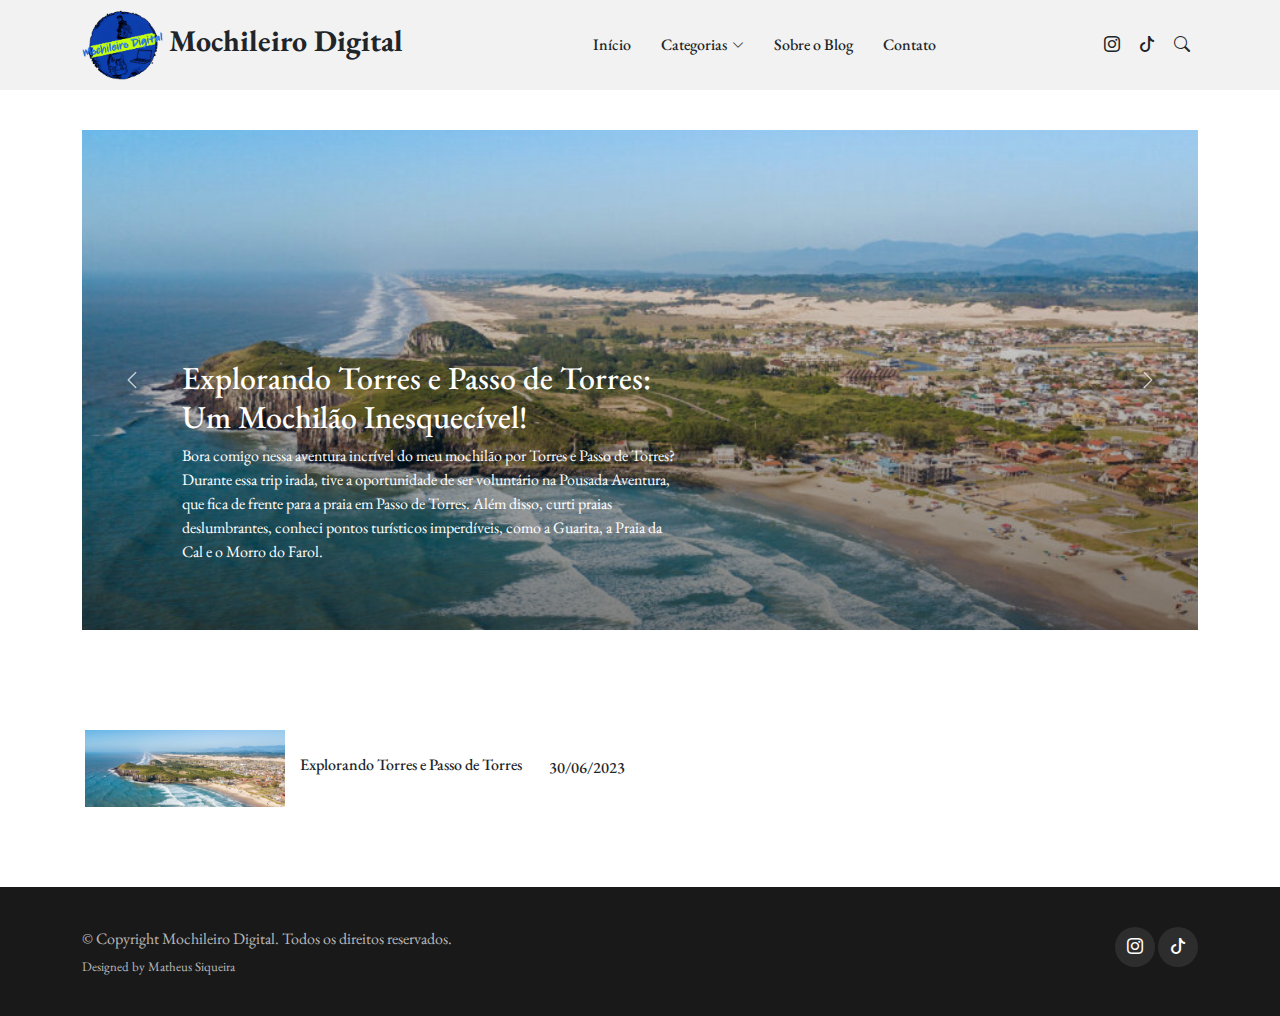
<file: index.html>
<!DOCTYPE html>
<html lang="en">

<head>
  <meta charset="utf-8">
  <meta content="width=device-width, initial-scale=1.0" name="viewport">

  <title>Mochileiro Digital</title>
  <meta content="" name="description">
  <meta content="" name="keywords">

  <!-- Favicons -->
  <link href="assets/img/logo.png" rel="icon">
  <link href="assets/img/logo.png" rel="apple-touch-icon">

  <!-- Google Fonts -->
  <link rel="preconnect" href="https://fonts.googleapis.com">
  <link rel="preconnect" href="https://fonts.gstatic.com" crossorigin>
  <link href="https://fonts.googleapis.com/css2?family=EB+Garamond:wght@400;500&family=Inter:wght@400;500&family=Playfair+Display:ital,wght@0,400;0,700;1,400;1,700&display=swap" rel="stylesheet">

  <!-- Vendor CSS Files -->
  <link href="assets/vendor/bootstrap/css/bootstrap.min.css" rel="stylesheet">
  <link href="assets/vendor/bootstrap-icons/bootstrap-icons.css" rel="stylesheet">
  <link href="assets/vendor/swiper/swiper-bundle.min.css" rel="stylesheet">
  <link href="assets/vendor/glightbox/css/glightbox.min.css" rel="stylesheet">
  <link href="assets/vendor/aos/aos.css" rel="stylesheet">

  <!-- Template Main CSS Files -->
  <link href="assets/css/variables.css" rel="stylesheet">
  <link href="assets/css/main.css" rel="stylesheet">

</head>

<body>

  <!-- ======= Header ======= -->
  <header id="header" class="header d-flex align-items-center fixed-top">
    <div class="container-fluid container-xl d-flex align-items-center justify-content-between">

      <a href="index.html" class="logo d-flex align-items-center">
        <!-- Uncomment the line below if you also wish to use an image logo -->
        <img src="assets/img/logo.png" alt="">
        <h1>Mochileiro Digital</h1>
      </a>

      <nav id="navbar" class="navbar">
        <ul>
          <li><a href="index.html">Início</a></li>
          <li class="dropdown"><a href="#"><span>Categorias</span> <i class="bi bi-chevron-down dropdown-indicator"></i></a>
            <ul>
              <li><a href="#">Viagem</a></li>
              <li><a href="#">Tecnologia</a></li>
            </ul>
          </li>
          <li><a href="sobre.html">Sobre o Blog</a></li>
          <li><a href="contato.html">Contato</a></li>
        </ul>
      </nav><!-- .navbar -->

      <div class="position-relative">
        <a href="#" class="mx-2"><span class="bi-instagram"></span></a>
        <a href="#" class="mx-2"><span class="bi-tiktok"></span></a>

        <a href="#" class="mx-2 js-search-open"><span class="bi-search"></span></a>
        <i class="bi bi-list mobile-nav-toggle"></i>

        <!-- ======= Search Form ======= -->
        <div class="search-form-wrap js-search-form-wrap">
          <form action="search-result.html" class="search-form">
            <span class="icon bi-search"></span>
            <input type="text" placeholder="Search" class="form-control">
            <button class="btn js-search-close"><span class="bi-x"></span></button>
          </form>
        </div><!-- End Search Form -->

      </div>

    </div>

  </header>
  <!-- End Header -->

  <main id="main">

    <!-- ======= Hero Slider Section ======= -->
    <section id="hero-slider" class="hero-slider">
      <div class="container-md" data-aos="fade-in">
        <div class="row">
          <div class="col-12">
            <div class="swiper sliderFeaturedPosts">
              <div class="swiper-wrapper">
                <div class="swiper-slide">
                  <a href="post.html" class="img-bg d-flex align-items-end" style="background-image: url('assets/img/guarita.jpg');">
                    <div class="img-bg-inner">
                      <h2>Explorando Torres e Passo de Torres: Um Mochilão Inesquecível!</h2>
                      <p>Bora comigo nessa aventura incrível do meu mochilão por Torres e Passo de Torres? Durante essa trip irada, tive a oportunidade de ser voluntário na Pousada Aventura, que fica de frente para a praia em Passo de Torres. Além disso, curti praias deslumbrantes, conheci pontos turísticos imperdíveis, como a Guarita, a Praia da Cal e o Morro do Farol.</p>
                    </div>
                  </a>
                </div>
<!--
                <div class="swiper-slide">
                  <a href="#" class="img-bg d-flex align-items-end" style="background-image: url('assets/img/post-slide-2.jpg');">
                    <div class="img-bg-inner">
                      <h2>Título chamativo</h2>
                      <p>Resumo do post..</p>
                    </div>
                  </a>
                </div>

                <div class="swiper-slide">
                  <a href="#" class="img-bg d-flex align-items-end" style="background-image: url('assets/img/post-slide-3.jpg');">
                    <div class="img-bg-inner">
                      <h2>Título chamativo</h2>
                      <p>Resumo do post..</p>
                    </div>
                  </a>
                </div>

                <div class="swiper-slide">
                  <a href="#" class="img-bg d-flex align-items-end" style="background-image: url('assets/img/post-slide-4.jpg');">
                    <div class="img-bg-inner">
                      <h2>Título chamativo</h2>
                      <p>Resumo do post..</p>
                    </div>
                  </a>
                </div>
                -->
              </div>
              <div class="custom-swiper-button-next">
                <span class="bi-chevron-right"></span>
              </div>
              <div class="custom-swiper-button-prev">
                <span class="bi-chevron-left"></span>
              </div>

              <div class="swiper-pagination"></div>
            </div>
          </div>
        </div>
      </div>
    </section>
    <!-- End Hero Slider Section -->

    <section class="post-section sec-padding">
      <div class="container">
        <div class="row post-tab-content active">

            <div class="post-item" data-aos="fade-up-right">
              <div class="post-item-title">
                <a href="post.html"><img src="assets/img/guarita.jpg" alt="foto do post"></a>
                <a href="post.html"><h3>Explorando Torres e Passo de Torres</h3></a>
              </div>
              <div class="post-item-data">
                30/06/2023
              </div>
            </div>
        <!--
            <div class="post-item" data-aos="fade-up-right">
              <div class="post-item-title">
                <img src="assets/img/guarita.jpg" alt="foto do post">
                <h3>Explorando Torres e Passo de Torres</h3>
              </div>
              <div class="post-item-data">
                30/06/2023
              </div>
            </div>
-->
        </div>
      </div>
    </section>

  </main><!-- End #main -->

  <!-- ======= Footer ======= -->
  <footer id="footer" class="footer">

    

    <div class="footer-legal">
      <div class="container">

        <div class="row justify-content-between">
          <div class="col-md-6 text-center text-md-start mb-3 mb-md-0">
            <div class="copyright">
              © Copyright <strong><span>Mochileiro Digital.</span></strong> Todos os direitos reservados.
            </div>

            <div class="credits">
              Designed by Matheus Siqueira
            </div>

          </div>

          <div class="col-md-6">
            <div class="social-links mb-3 mb-lg-0 text-center text-md-end">
              <a href="#" class="instagram"><i class="bi bi-instagram"></i></a>
              <a href="#" class="linkedin"><i class="bi bi-tiktok"></i></a>
            </div>

          </div>

        </div>

      </div>
    </div>

  </footer>

  <a href="#" class="scroll-top d-flex align-items-center justify-content-center"><i class="bi bi-arrow-up-short"></i></a>

  <!-- Vendor JS Files -->
  <script src="assets/vendor/bootstrap/js/bootstrap.bundle.min.js"></script>
  <script src="assets/vendor/swiper/swiper-bundle.min.js"></script>
  <script src="assets/vendor/glightbox/js/glightbox.min.js"></script>
  <script src="assets/vendor/aos/aos.js"></script>
  <script src="assets/vendor/php-email-form/validate.js"></script>

  <!-- Template Main JS File -->
  <script src="assets/js/main.js"></script>

</body>

</html>
</file>
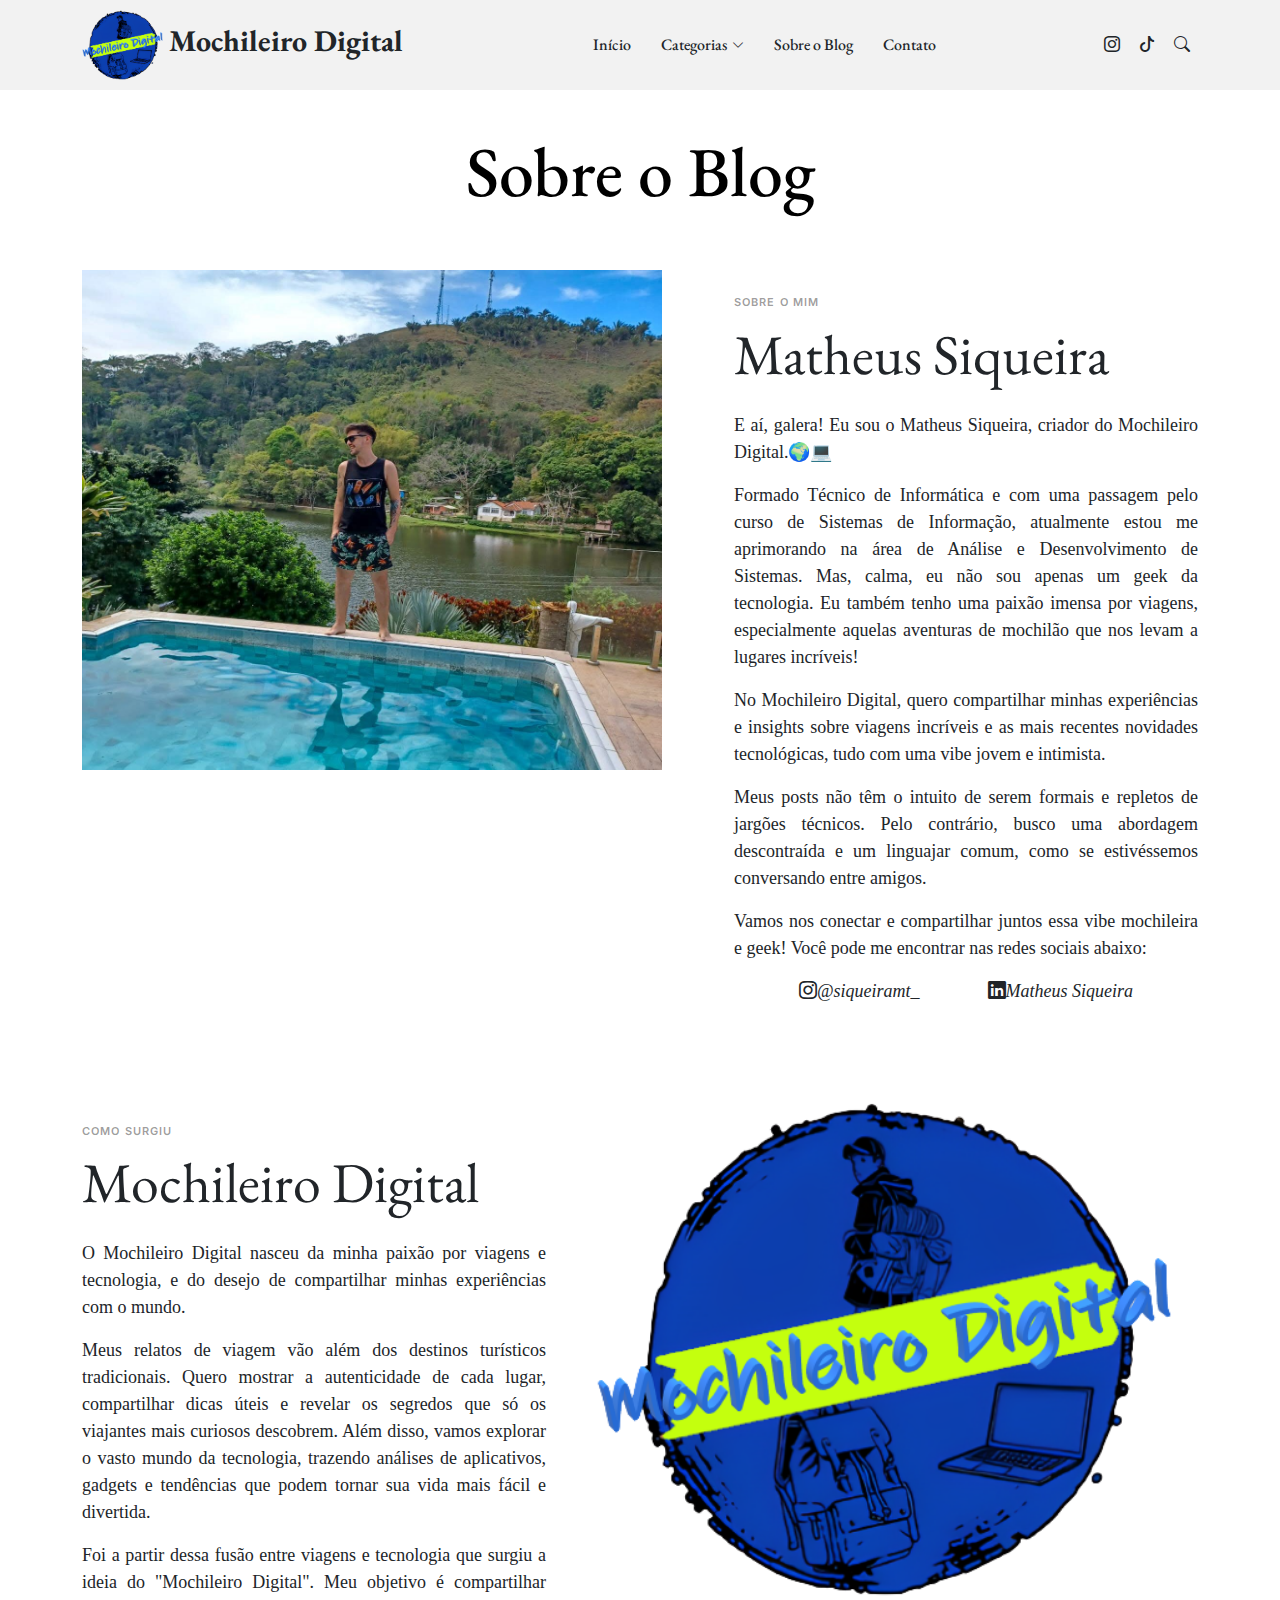
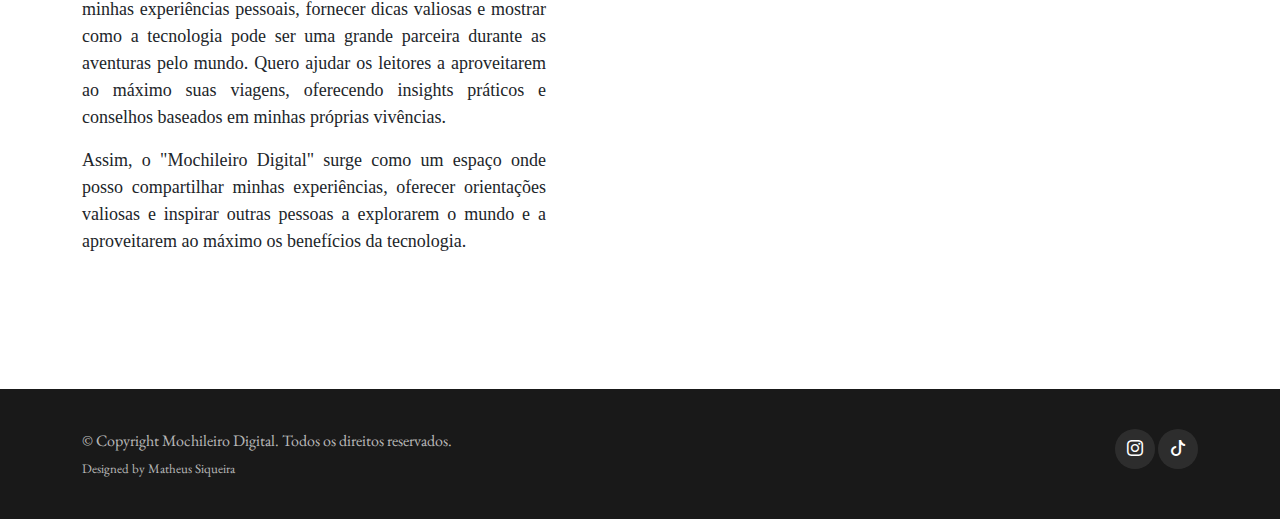
<file: about.html>
<!DOCTYPE html>
<html lang="en">

<head>
  <meta charset="utf-8">
  <meta content="width=device-width, initial-scale=1.0" name="viewport">

  <title>Mochileiro Digital</title>
  <meta content="" name="description">
  <meta content="" name="keywords">

  <!-- Favicons -->
  <link href="assets/img/logo.png" rel="icon">
  <link href="assets/img/logo.png" rel="apple-touch-icon">

  <!-- Google Fonts -->
  <link rel="preconnect" href="https://fonts.googleapis.com">
  <link rel="preconnect" href="https://fonts.gstatic.com" crossorigin>
  <link href="https://fonts.googleapis.com/css2?family=EB+Garamond:wght@400;500&family=Inter:wght@400;500&family=Playfair+Display:ital,wght@0,400;0,700;1,400;1,700&display=swap" rel="stylesheet">

  <!-- Vendor CSS Files -->
  <link href="assets/vendor/bootstrap/css/bootstrap.min.css" rel="stylesheet">
  <link href="assets/vendor/bootstrap-icons/bootstrap-icons.css" rel="stylesheet">
  <link href="assets/vendor/swiper/swiper-bundle.min.css" rel="stylesheet">
  <link href="assets/vendor/glightbox/css/glightbox.min.css" rel="stylesheet">
  <link href="assets/vendor/aos/aos.css" rel="stylesheet">

  <!-- Template Main CSS Files -->
  <link href="assets/css/variables.css" rel="stylesheet">
  <link href="assets/css/main.css" rel="stylesheet">

</head>

<body>

  <!-- ======= Header ======= -->
  <header id="header" class="header d-flex align-items-center fixed-top">
    <div class="container-fluid container-xl d-flex align-items-center justify-content-between">

      <a href="index.html" class="logo d-flex align-items-center">
        <!-- Uncomment the line below if you also wish to use an image logo -->
        <img src="assets/img/logo.png" alt="">
        <h1>Mochileiro Digital</h1>
      </a>

      <nav id="navbar" class="navbar">
        <ul>
          <li><a href="index.html">Início</a></li>
          <li class="dropdown"><a href="#"><span>Categorias</span> <i class="bi bi-chevron-down dropdown-indicator"></i></a>
            <ul>
              <li><a href="#">Viagem</a></li>
              <li><a href="#">Tecnologia</a></li>
            </ul>
          </li>
          <li><a href="about.html">Sobre o Blog</a></li>
          <li><a href="contact.html">Contato</a></li>
        </ul>
      </nav><!-- .navbar -->

      <div class="position-relative">
        <a href="#" class="mx-2"><span class="bi-instagram"></span></a>
        <a href="#" class="mx-2"><span class="bi-tiktok"></span></a>

        <a href="#" class="mx-2 js-search-open"><span class="bi-search"></span></a>
        <i class="bi bi-list mobile-nav-toggle"></i>

        <!-- ======= Search Form ======= -->
        <div class="search-form-wrap js-search-form-wrap">
          <form action="search-result.html" class="search-form">
            <span class="icon bi-search"></span>
            <input type="text" placeholder="Search" class="form-control">
            <button class="btn js-search-close"><span class="bi-x"></span></button>
          </form>
        </div><!-- End Search Form -->

      </div>

    </div>

  </header>
  <!-- End Header -->

  <main id="main">
    <section>
      <div class="container" data-aos="fade-up">
        <div class="row">
          <div class="col-lg-12 text-center mb-5">
            <h1 class="page-title">Sobre o Blog</h1>
          </div>
        </div>

        <div class="row mb-5">

          <div class="d-md-flex post-entry-2 half">
            <div class="me-4 thumbnail">
              <img src="assets/img/foto2.jpg" alt="" class="img-sobre">
            </div>
            <div class="ps-md-5 mt-4 mt-md-0">
              <div class="post-meta mt-4">Sobre o mim</div>
              <h2 class="mb-4 display-4">Matheus Siqueira</h2>

              <p class="texto-post">E aí, galera! Eu sou o Matheus Siqueira, criador do Mochileiro Digital.🌍💻</p>
              <p class="texto-post">Formado Técnico de Informática e com uma passagem pelo curso de Sistemas de Informação, atualmente estou me aprimorando na área de Análise e Desenvolvimento de Sistemas. Mas, calma, eu não sou apenas um geek da tecnologia. Eu também tenho uma paixão imensa por viagens, especialmente aquelas aventuras de mochilão que nos levam a lugares incríveis!</p>
              <p class="texto-post">No Mochileiro Digital, quero compartilhar minhas experiências e insights sobre viagens incríveis e as mais recentes novidades tecnológicas, tudo com uma vibe jovem e intimista.</p>
              <p class="texto-post">Meus posts não têm o intuito de serem formais e repletos de jargões técnicos. Pelo contrário, busco uma abordagem descontraída e um linguajar comum, como se estivéssemos conversando entre amigos. </p>
              <p class="texto-post">Vamos nos conectar e compartilhar juntos essa vibe mochileira e geek! Você pode me encontrar nas redes sociais abaixo:</p>
              <p>
              <i class="bi bi-instagram rede-social"><a href="https://www.instagram.com/siqueiramt_/" class="link">@siqueiramt_</a></i>
              <i class="bi bi-linkedin rede-social"><a href="https://www.linkedin.com/in/matheus-siqueira-755a4020a/" class="link">Matheus Siqueira</a></i>
              </p>
              
              
            </div>
          </div>

          <div class="d-md-flex post-entry-2 half mt-5">
            <div class="me-4 thumbnail order-2">
              <img src="assets/img/logo.png" alt="" class="img-sobre">
            </div>
            <div class="pe-md-5 mt-4 mt-md-0">
              <div class="post-meta mt-4">Como surgiu</div>
              <h2 class="mb-4 display-4">Mochileiro Digital</h2>

              <p class="texto-post">O Mochileiro Digital nasceu da minha paixão por viagens e tecnologia, e do desejo de compartilhar minhas experiências com o mundo.</p>
              <p class="texto-post">Meus relatos de viagem vão além dos destinos turísticos tradicionais. Quero mostrar a autenticidade de cada lugar, compartilhar dicas úteis e revelar os segredos que só os viajantes mais curiosos descobrem. Além disso, vamos explorar o vasto mundo da tecnologia, trazendo análises de aplicativos, gadgets e tendências que podem tornar sua vida mais fácil e divertida.</p>
              <p class="texto-post">Foi a partir dessa fusão entre viagens e tecnologia que surgiu a ideia do "Mochileiro Digital". Meu objetivo é compartilhar minhas experiências pessoais, fornecer dicas valiosas e mostrar como a tecnologia pode ser uma grande parceira durante as aventuras pelo mundo. Quero ajudar os leitores a aproveitarem ao máximo suas viagens, oferecendo insights práticos e conselhos baseados em minhas próprias vivências.</p>
              <p class="texto-post">Assim, o "Mochileiro Digital" surge como um espaço onde posso compartilhar minhas experiências, oferecer orientações valiosas e inspirar outras pessoas a explorarem o mundo e a aproveitarem ao máximo os benefícios da tecnologia.</p>
            </div>
          </div>

        </div>

      </div>
    </section>

  </main><!-- End #main -->

  <!-- ======= Footer ======= -->
  <footer id="footer" class="footer">

    

    <div class="footer-legal">
      <div class="container">

        <div class="row justify-content-between">
          <div class="col-md-6 text-center text-md-start mb-3 mb-md-0">
            <div class="copyright">
              © Copyright <strong><span>Mochileiro Digital.</span></strong> Todos os direitos reservados.
            </div>

            <div class="credits">
              Designed by Matheus Siqueira
            </div>

          </div>

          <div class="col-md-6">
            <div class="social-links mb-3 mb-lg-0 text-center text-md-end">
              <a href="#" class="instagram"><i class="bi bi-instagram"></i></a>
              <a href="#" class="linkedin"><i class="bi bi-tiktok"></i></a>
            </div>

          </div>

        </div>

      </div>
    </div>

  </footer>

  <a href="#" class="scroll-top d-flex align-items-center justify-content-center"><i class="bi bi-arrow-up-short"></i></a>

  <!-- Vendor JS Files -->
  <script src="assets/vendor/bootstrap/js/bootstrap.bundle.min.js"></script>
  <script src="assets/vendor/swiper/swiper-bundle.min.js"></script>
  <script src="assets/vendor/glightbox/js/glightbox.min.js"></script>
  <script src="assets/vendor/aos/aos.js"></script>
  <script src="assets/vendor/php-email-form/validate.js"></script>

  <!-- Template Main JS File -->
  <script src="assets/js/main.js"></script>

</body>

</html>
</file>
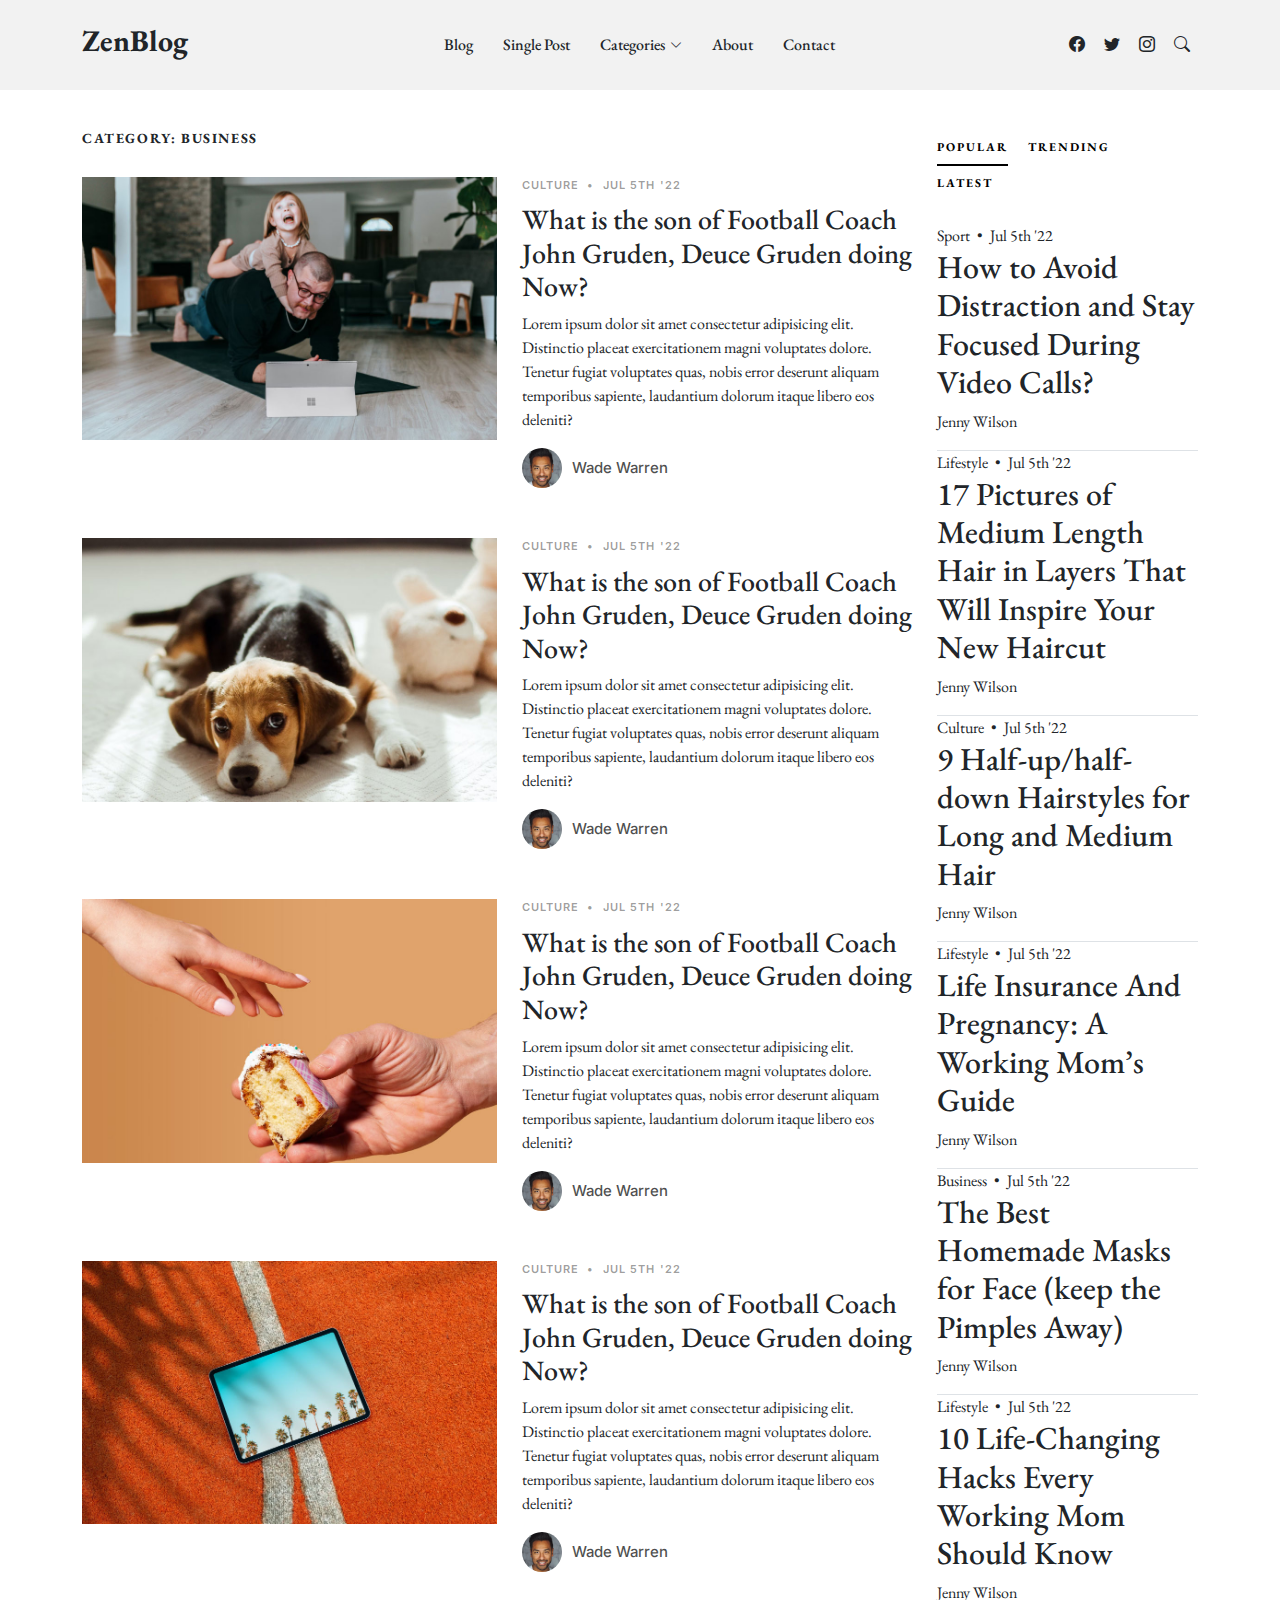
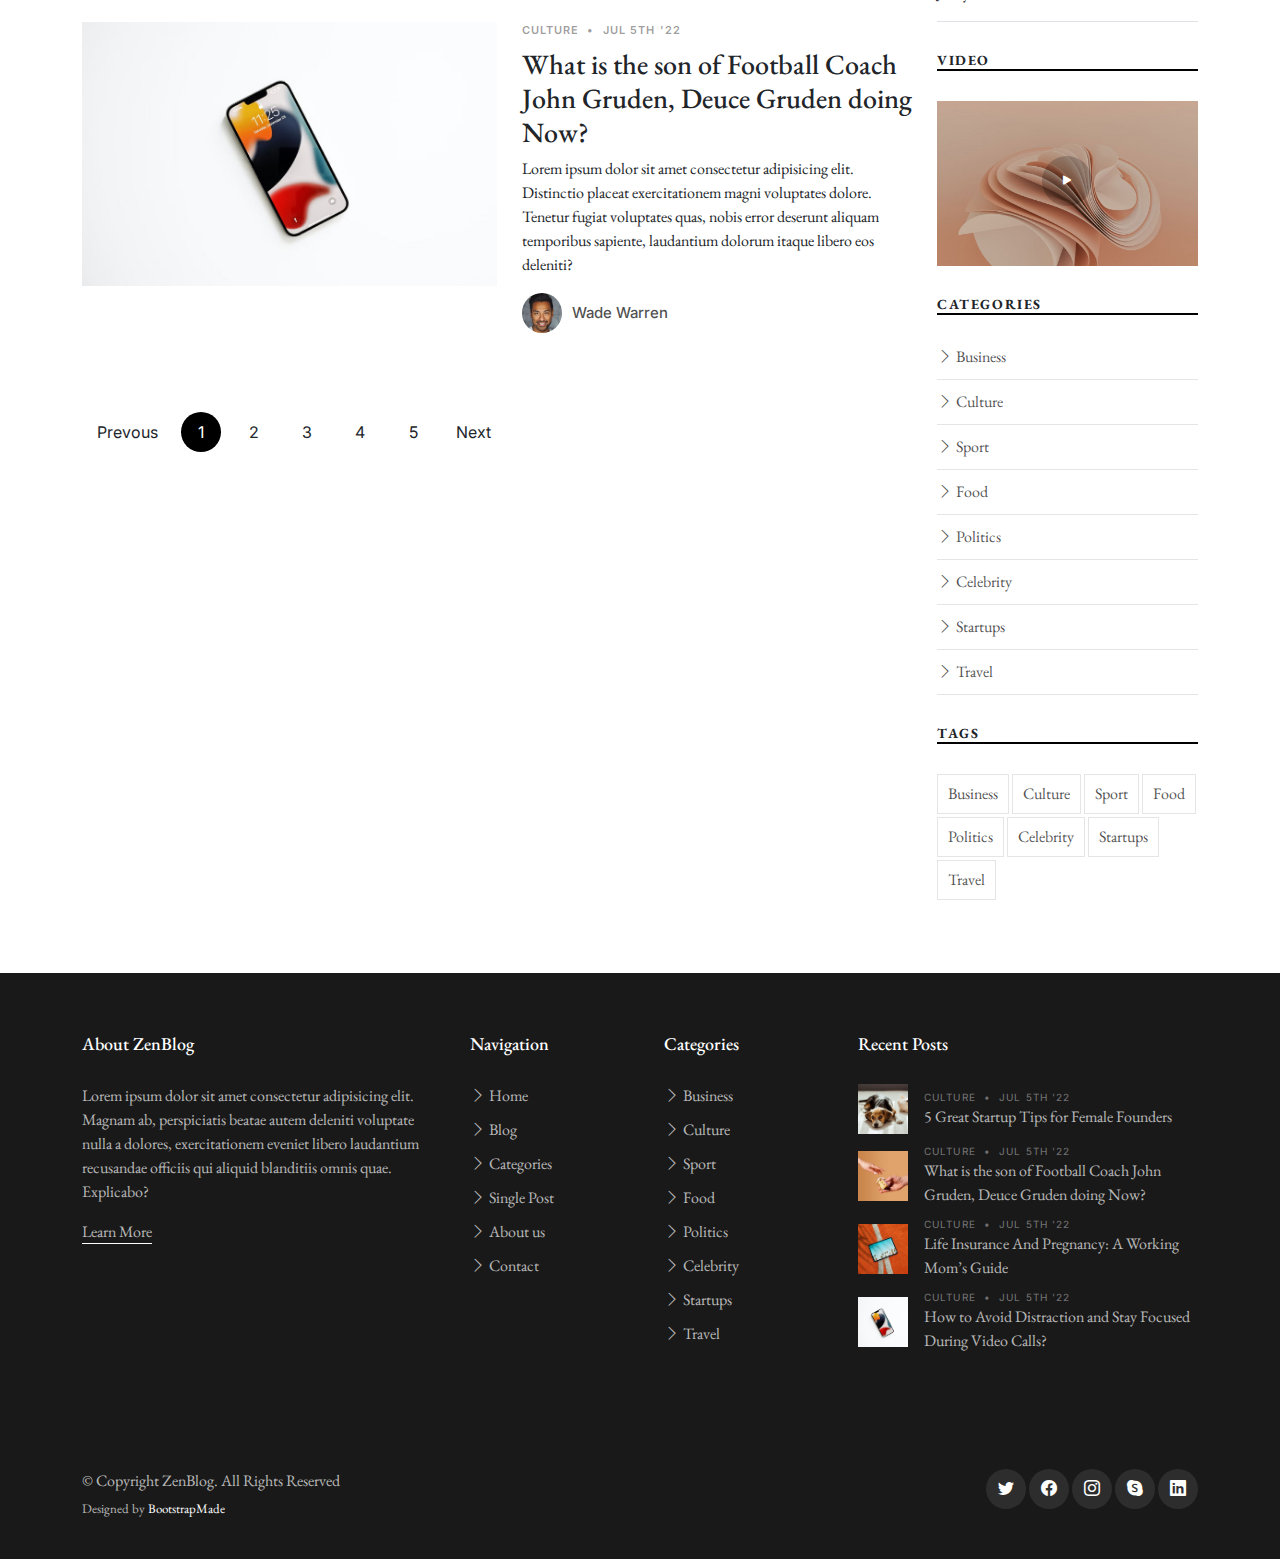
<file: category.html>
<!DOCTYPE html>
<html lang="en">

<head>
  <meta charset="utf-8">
  <meta content="width=device-width, initial-scale=1.0" name="viewport">

  <title>ZenBlog Bootstrap Template - Category</title>
  <meta content="" name="description">
  <meta content="" name="keywords">

  <!-- Favicons -->
  <link href="assets/img/favicon.png" rel="icon">
  <link href="assets/img/apple-touch-icon.png" rel="apple-touch-icon">

  <!-- Google Fonts -->
  <link rel="preconnect" href="https://fonts.googleapis.com">
  <link rel="preconnect" href="https://fonts.gstatic.com" crossorigin>
  <link href="https://fonts.googleapis.com/css2?family=EB+Garamond:wght@400;500&family=Inter:wght@400;500&family=Playfair+Display:ital,wght@0,400;0,700;1,400;1,700&display=swap" rel="stylesheet">

  <!-- Vendor CSS Files -->
  <link href="assets/vendor/bootstrap/css/bootstrap.min.css" rel="stylesheet">
  <link href="assets/vendor/bootstrap-icons/bootstrap-icons.css" rel="stylesheet">
  <link href="assets/vendor/swiper/swiper-bundle.min.css" rel="stylesheet">
  <link href="assets/vendor/glightbox/css/glightbox.min.css" rel="stylesheet">
  <link href="assets/vendor/aos/aos.css" rel="stylesheet">

  <!-- Template Main CSS Files -->
  <link href="assets/css/variables.css" rel="stylesheet">
  <link href="assets/css/main.css" rel="stylesheet">

  <!-- =======================================================
  * Template Name: ZenBlog
  * Updated: May 30 2023 with Bootstrap v5.3.0
  * Template URL: https://bootstrapmade.com/zenblog-bootstrap-blog-template/
  * Author: BootstrapMade.com
  * License: https:///bootstrapmade.com/license/
  ======================================================== -->
</head>

<body>

  <!-- ======= Header ======= -->
  <header id="header" class="header d-flex align-items-center fixed-top">
    <div class="container-fluid container-xl d-flex align-items-center justify-content-between">

      <a href="index.html" class="logo d-flex align-items-center">
        <!-- Uncomment the line below if you also wish to use an image logo -->
        <!-- <img src="assets/img/logo.png" alt=""> -->
        <h1>ZenBlog</h1>
      </a>

      <nav id="navbar" class="navbar">
        <ul>
          <li><a href="index.html">Blog</a></li>
          <li><a href="single-post.html">Single Post</a></li>
          <li class="dropdown"><a href="category.html"><span>Categories</span> <i class="bi bi-chevron-down dropdown-indicator"></i></a>
            <ul>
              <li><a href="search-result.html">Search Result</a></li>
              <li><a href="#">Drop Down 1</a></li>
              <li class="dropdown"><a href="#"><span>Deep Drop Down</span> <i class="bi bi-chevron-down dropdown-indicator"></i></a>
                <ul>
                  <li><a href="#">Deep Drop Down 1</a></li>
                  <li><a href="#">Deep Drop Down 2</a></li>
                  <li><a href="#">Deep Drop Down 3</a></li>
                  <li><a href="#">Deep Drop Down 4</a></li>
                  <li><a href="#">Deep Drop Down 5</a></li>
                </ul>
              </li>
              <li><a href="#">Drop Down 2</a></li>
              <li><a href="#">Drop Down 3</a></li>
              <li><a href="#">Drop Down 4</a></li>
            </ul>
          </li>

          <li><a href="about.html">About</a></li>
          <li><a href="contact.html">Contact</a></li>
        </ul>
      </nav><!-- .navbar -->

      <div class="position-relative">
        <a href="#" class="mx-2"><span class="bi-facebook"></span></a>
        <a href="#" class="mx-2"><span class="bi-twitter"></span></a>
        <a href="#" class="mx-2"><span class="bi-instagram"></span></a>

        <a href="#" class="mx-2 js-search-open"><span class="bi-search"></span></a>
        <i class="bi bi-list mobile-nav-toggle"></i>

        <!-- ======= Search Form ======= -->
        <div class="search-form-wrap js-search-form-wrap">
          <form action="search-result.html" class="search-form">
            <span class="icon bi-search"></span>
            <input type="text" placeholder="Search" class="form-control">
            <button class="btn js-search-close"><span class="bi-x"></span></button>
          </form>
        </div><!-- End Search Form -->

      </div>

    </div>

  </header><!-- End Header -->

  <main id="main">
    <section>
      <div class="container">
        <div class="row">

          <div class="col-md-9" data-aos="fade-up">
            <h3 class="category-title">Category: Business</h3>

            <div class="d-md-flex post-entry-2 half">
              <a href="single-post.html" class="me-4 thumbnail">
                <img src="assets/img/post-landscape-6.jpg" alt="" class="img-fluid">
              </a>
              <div>
                <div class="post-meta"><span class="date">Culture</span> <span class="mx-1">&bullet;</span> <span>Jul 5th '22</span></div>
                <h3><a href="single-post.html">What is the son of Football Coach John Gruden, Deuce Gruden doing Now?</a></h3>
                <p>Lorem ipsum dolor sit amet consectetur adipisicing elit. Distinctio placeat exercitationem magni voluptates dolore. Tenetur fugiat voluptates quas, nobis error deserunt aliquam temporibus sapiente, laudantium dolorum itaque libero eos deleniti?</p>
                <div class="d-flex align-items-center author">
                  <div class="photo"><img src="assets/img/person-2.jpg" alt="" class="img-fluid"></div>
                  <div class="name">
                    <h3 class="m-0 p-0">Wade Warren</h3>
                  </div>
                </div>
              </div>
            </div>

            <div class="d-md-flex post-entry-2 half">
              <a href="single-post.html" class="me-4 thumbnail">
                <img src="assets/img/post-landscape-1.jpg" alt="" class="img-fluid">
              </a>
              <div>
                <div class="post-meta"><span class="date">Culture</span> <span class="mx-1">&bullet;</span> <span>Jul 5th '22</span></div>
                <h3><a href="single-post.html">What is the son of Football Coach John Gruden, Deuce Gruden doing Now?</a></h3>
                <p>Lorem ipsum dolor sit amet consectetur adipisicing elit. Distinctio placeat exercitationem magni voluptates dolore. Tenetur fugiat voluptates quas, nobis error deserunt aliquam temporibus sapiente, laudantium dolorum itaque libero eos deleniti?</p>
                <div class="d-flex align-items-center author">
                  <div class="photo"><img src="assets/img/person-2.jpg" alt="" class="img-fluid"></div>
                  <div class="name">
                    <h3 class="m-0 p-0">Wade Warren</h3>
                  </div>
                </div>
              </div>
            </div>

            <div class="d-md-flex post-entry-2 half">
              <a href="single-post.html" class="me-4 thumbnail">
                <img src="assets/img/post-landscape-2.jpg" alt="" class="img-fluid">
              </a>
              <div>
                <div class="post-meta"><span class="date">Culture</span> <span class="mx-1">&bullet;</span> <span>Jul 5th '22</span></div>
                <h3><a href="single-post.html">What is the son of Football Coach John Gruden, Deuce Gruden doing Now?</a></h3>
                <p>Lorem ipsum dolor sit amet consectetur adipisicing elit. Distinctio placeat exercitationem magni voluptates dolore. Tenetur fugiat voluptates quas, nobis error deserunt aliquam temporibus sapiente, laudantium dolorum itaque libero eos deleniti?</p>
                <div class="d-flex align-items-center author">
                  <div class="photo"><img src="assets/img/person-2.jpg" alt="" class="img-fluid"></div>
                  <div class="name">
                    <h3 class="m-0 p-0">Wade Warren</h3>
                  </div>
                </div>
              </div>
            </div>

            <div class="d-md-flex post-entry-2 half">
              <a href="single-post.html" class="me-4 thumbnail">
                <img src="assets/img/post-landscape-3.jpg" alt="" class="img-fluid">
              </a>
              <div>
                <div class="post-meta"><span class="date">Culture</span> <span class="mx-1">&bullet;</span> <span>Jul 5th '22</span></div>
                <h3><a href="single-post.html">What is the son of Football Coach John Gruden, Deuce Gruden doing Now?</a></h3>
                <p>Lorem ipsum dolor sit amet consectetur adipisicing elit. Distinctio placeat exercitationem magni voluptates dolore. Tenetur fugiat voluptates quas, nobis error deserunt aliquam temporibus sapiente, laudantium dolorum itaque libero eos deleniti?</p>
                <div class="d-flex align-items-center author">
                  <div class="photo"><img src="assets/img/person-2.jpg" alt="" class="img-fluid"></div>
                  <div class="name">
                    <h3 class="m-0 p-0">Wade Warren</h3>
                  </div>
                </div>
              </div>
            </div>

            <div class="d-md-flex post-entry-2 half">
              <a href="single-post.html" class="me-4 thumbnail">
                <img src="assets/img/post-landscape-4.jpg" alt="" class="img-fluid">
              </a>
              <div>
                <div class="post-meta"><span class="date">Culture</span> <span class="mx-1">&bullet;</span> <span>Jul 5th '22</span></div>
                <h3><a href="single-post.html">What is the son of Football Coach John Gruden, Deuce Gruden doing Now?</a></h3>
                <p>Lorem ipsum dolor sit amet consectetur adipisicing elit. Distinctio placeat exercitationem magni voluptates dolore. Tenetur fugiat voluptates quas, nobis error deserunt aliquam temporibus sapiente, laudantium dolorum itaque libero eos deleniti?</p>
                <div class="d-flex align-items-center author">
                  <div class="photo"><img src="assets/img/person-2.jpg" alt="" class="img-fluid"></div>
                  <div class="name">
                    <h3 class="m-0 p-0">Wade Warren</h3>
                  </div>
                </div>
              </div>
            </div>

            <div class="text-start py-4">
              <div class="custom-pagination">
                <a href="#" class="prev">Prevous</a>
                <a href="#" class="active">1</a>
                <a href="#">2</a>
                <a href="#">3</a>
                <a href="#">4</a>
                <a href="#">5</a>
                <a href="#" class="next">Next</a>
              </div>
            </div>
          </div>

          <div class="col-md-3">
            <!-- ======= Sidebar ======= -->
            <div class="aside-block">

              <ul class="nav nav-pills custom-tab-nav mb-4" id="pills-tab" role="tablist">
                <li class="nav-item" role="presentation">
                  <button class="nav-link active" id="pills-popular-tab" data-bs-toggle="pill" data-bs-target="#pills-popular" type="button" role="tab" aria-controls="pills-popular" aria-selected="true">Popular</button>
                </li>
                <li class="nav-item" role="presentation">
                  <button class="nav-link" id="pills-trending-tab" data-bs-toggle="pill" data-bs-target="#pills-trending" type="button" role="tab" aria-controls="pills-trending" aria-selected="false">Trending</button>
                </li>
                <li class="nav-item" role="presentation">
                  <button class="nav-link" id="pills-latest-tab" data-bs-toggle="pill" data-bs-target="#pills-latest" type="button" role="tab" aria-controls="pills-latest" aria-selected="false">Latest</button>
                </li>
              </ul>

              <div class="tab-content" id="pills-tabContent">

                <!-- Popular -->
                <div class="tab-pane fade show active" id="pills-popular" role="tabpanel" aria-labelledby="pills-popular-tab">
                  <div class="post-entry-1 border-bottom">
                    <div class="post-meta"><span class="date">Sport</span> <span class="mx-1">&bullet;</span> <span>Jul 5th '22</span></div>
                    <h2 class="mb-2"><a href="#">How to Avoid Distraction and Stay Focused During Video Calls?</a></h2>
                    <span class="author mb-3 d-block">Jenny Wilson</span>
                  </div>

                  <div class="post-entry-1 border-bottom">
                    <div class="post-meta"><span class="date">Lifestyle</span> <span class="mx-1">&bullet;</span> <span>Jul 5th '22</span></div>
                    <h2 class="mb-2"><a href="#">17 Pictures of Medium Length Hair in Layers That Will Inspire Your New Haircut</a></h2>
                    <span class="author mb-3 d-block">Jenny Wilson</span>
                  </div>

                  <div class="post-entry-1 border-bottom">
                    <div class="post-meta"><span class="date">Culture</span> <span class="mx-1">&bullet;</span> <span>Jul 5th '22</span></div>
                    <h2 class="mb-2"><a href="#">9 Half-up/half-down Hairstyles for Long and Medium Hair</a></h2>
                    <span class="author mb-3 d-block">Jenny Wilson</span>
                  </div>

                  <div class="post-entry-1 border-bottom">
                    <div class="post-meta"><span class="date">Lifestyle</span> <span class="mx-1">&bullet;</span> <span>Jul 5th '22</span></div>
                    <h2 class="mb-2"><a href="#">Life Insurance And Pregnancy: A Working Mom’s Guide</a></h2>
                    <span class="author mb-3 d-block">Jenny Wilson</span>
                  </div>

                  <div class="post-entry-1 border-bottom">
                    <div class="post-meta"><span class="date">Business</span> <span class="mx-1">&bullet;</span> <span>Jul 5th '22</span></div>
                    <h2 class="mb-2"><a href="#">The Best Homemade Masks for Face (keep the Pimples Away)</a></h2>
                    <span class="author mb-3 d-block">Jenny Wilson</span>
                  </div>

                  <div class="post-entry-1 border-bottom">
                    <div class="post-meta"><span class="date">Lifestyle</span> <span class="mx-1">&bullet;</span> <span>Jul 5th '22</span></div>
                    <h2 class="mb-2"><a href="#">10 Life-Changing Hacks Every Working Mom Should Know</a></h2>
                    <span class="author mb-3 d-block">Jenny Wilson</span>
                  </div>
                </div> <!-- End Popular -->

                <!-- Trending -->
                <div class="tab-pane fade" id="pills-trending" role="tabpanel" aria-labelledby="pills-trending-tab">
                  <div class="post-entry-1 border-bottom">
                    <div class="post-meta"><span class="date">Lifestyle</span> <span class="mx-1">&bullet;</span> <span>Jul 5th '22</span></div>
                    <h2 class="mb-2"><a href="#">17 Pictures of Medium Length Hair in Layers That Will Inspire Your New Haircut</a></h2>
                    <span class="author mb-3 d-block">Jenny Wilson</span>
                  </div>

                  <div class="post-entry-1 border-bottom">
                    <div class="post-meta"><span class="date">Culture</span> <span class="mx-1">&bullet;</span> <span>Jul 5th '22</span></div>
                    <h2 class="mb-2"><a href="#">9 Half-up/half-down Hairstyles for Long and Medium Hair</a></h2>
                    <span class="author mb-3 d-block">Jenny Wilson</span>
                  </div>

                  <div class="post-entry-1 border-bottom">
                    <div class="post-meta"><span class="date">Lifestyle</span> <span class="mx-1">&bullet;</span> <span>Jul 5th '22</span></div>
                    <h2 class="mb-2"><a href="#">Life Insurance And Pregnancy: A Working Mom’s Guide</a></h2>
                    <span class="author mb-3 d-block">Jenny Wilson</span>
                  </div>

                  <div class="post-entry-1 border-bottom">
                    <div class="post-meta"><span class="date">Sport</span> <span class="mx-1">&bullet;</span> <span>Jul 5th '22</span></div>
                    <h2 class="mb-2"><a href="#">How to Avoid Distraction and Stay Focused During Video Calls?</a></h2>
                    <span class="author mb-3 d-block">Jenny Wilson</span>
                  </div>
                  <div class="post-entry-1 border-bottom">
                    <div class="post-meta"><span class="date">Business</span> <span class="mx-1">&bullet;</span> <span>Jul 5th '22</span></div>
                    <h2 class="mb-2"><a href="#">The Best Homemade Masks for Face (keep the Pimples Away)</a></h2>
                    <span class="author mb-3 d-block">Jenny Wilson</span>
                  </div>

                  <div class="post-entry-1 border-bottom">
                    <div class="post-meta"><span class="date">Lifestyle</span> <span class="mx-1">&bullet;</span> <span>Jul 5th '22</span></div>
                    <h2 class="mb-2"><a href="#">10 Life-Changing Hacks Every Working Mom Should Know</a></h2>
                    <span class="author mb-3 d-block">Jenny Wilson</span>
                  </div>
                </div> <!-- End Trending -->

                <!-- Latest -->
                <div class="tab-pane fade" id="pills-latest" role="tabpanel" aria-labelledby="pills-latest-tab">
                  <div class="post-entry-1 border-bottom">
                    <div class="post-meta"><span class="date">Lifestyle</span> <span class="mx-1">&bullet;</span> <span>Jul 5th '22</span></div>
                    <h2 class="mb-2"><a href="#">Life Insurance And Pregnancy: A Working Mom’s Guide</a></h2>
                    <span class="author mb-3 d-block">Jenny Wilson</span>
                  </div>

                  <div class="post-entry-1 border-bottom">
                    <div class="post-meta"><span class="date">Business</span> <span class="mx-1">&bullet;</span> <span>Jul 5th '22</span></div>
                    <h2 class="mb-2"><a href="#">The Best Homemade Masks for Face (keep the Pimples Away)</a></h2>
                    <span class="author mb-3 d-block">Jenny Wilson</span>
                  </div>

                  <div class="post-entry-1 border-bottom">
                    <div class="post-meta"><span class="date">Lifestyle</span> <span class="mx-1">&bullet;</span> <span>Jul 5th '22</span></div>
                    <h2 class="mb-2"><a href="#">10 Life-Changing Hacks Every Working Mom Should Know</a></h2>
                    <span class="author mb-3 d-block">Jenny Wilson</span>
                  </div>

                  <div class="post-entry-1 border-bottom">
                    <div class="post-meta"><span class="date">Sport</span> <span class="mx-1">&bullet;</span> <span>Jul 5th '22</span></div>
                    <h2 class="mb-2"><a href="#">How to Avoid Distraction and Stay Focused During Video Calls?</a></h2>
                    <span class="author mb-3 d-block">Jenny Wilson</span>
                  </div>

                  <div class="post-entry-1 border-bottom">
                    <div class="post-meta"><span class="date">Lifestyle</span> <span class="mx-1">&bullet;</span> <span>Jul 5th '22</span></div>
                    <h2 class="mb-2"><a href="#">17 Pictures of Medium Length Hair in Layers That Will Inspire Your New Haircut</a></h2>
                    <span class="author mb-3 d-block">Jenny Wilson</span>
                  </div>

                  <div class="post-entry-1 border-bottom">
                    <div class="post-meta"><span class="date">Culture</span> <span class="mx-1">&bullet;</span> <span>Jul 5th '22</span></div>
                    <h2 class="mb-2"><a href="#">9 Half-up/half-down Hairstyles for Long and Medium Hair</a></h2>
                    <span class="author mb-3 d-block">Jenny Wilson</span>
                  </div>

                </div> <!-- End Latest -->

              </div>
            </div>

            <div class="aside-block">
              <h3 class="aside-title">Video</h3>
              <div class="video-post">
                <a href="https://www.youtube.com/watch?v=AiFfDjmd0jU" class="glightbox link-video">
                  <span class="bi-play-fill"></span>
                  <img src="assets/img/post-landscape-5.jpg" alt="" class="img-fluid">
                </a>
              </div>
            </div><!-- End Video -->

            <div class="aside-block">
              <h3 class="aside-title">Categories</h3>
              <ul class="aside-links list-unstyled">
                <li><a href="category.html"><i class="bi bi-chevron-right"></i> Business</a></li>
                <li><a href="category.html"><i class="bi bi-chevron-right"></i> Culture</a></li>
                <li><a href="category.html"><i class="bi bi-chevron-right"></i> Sport</a></li>
                <li><a href="category.html"><i class="bi bi-chevron-right"></i> Food</a></li>
                <li><a href="category.html"><i class="bi bi-chevron-right"></i> Politics</a></li>
                <li><a href="category.html"><i class="bi bi-chevron-right"></i> Celebrity</a></li>
                <li><a href="category.html"><i class="bi bi-chevron-right"></i> Startups</a></li>
                <li><a href="category.html"><i class="bi bi-chevron-right"></i> Travel</a></li>
              </ul>
            </div><!-- End Categories -->

            <div class="aside-block">
              <h3 class="aside-title">Tags</h3>
              <ul class="aside-tags list-unstyled">
                <li><a href="category.html">Business</a></li>
                <li><a href="category.html">Culture</a></li>
                <li><a href="category.html">Sport</a></li>
                <li><a href="category.html">Food</a></li>
                <li><a href="category.html">Politics</a></li>
                <li><a href="category.html">Celebrity</a></li>
                <li><a href="category.html">Startups</a></li>
                <li><a href="category.html">Travel</a></li>
              </ul>
            </div><!-- End Tags -->

          </div>

        </div>
      </div>
    </section>
  </main><!-- End #main -->

  <!-- ======= Footer ======= -->
  <footer id="footer" class="footer">

    <div class="footer-content">
      <div class="container">

        <div class="row g-5">
          <div class="col-lg-4">
            <h3 class="footer-heading">About ZenBlog</h3>
            <p>Lorem ipsum dolor sit amet consectetur adipisicing elit. Magnam ab, perspiciatis beatae autem deleniti voluptate nulla a dolores, exercitationem eveniet libero laudantium recusandae officiis qui aliquid blanditiis omnis quae. Explicabo?</p>
            <p><a href="about.html" class="footer-link-more">Learn More</a></p>
          </div>
          <div class="col-6 col-lg-2">
            <h3 class="footer-heading">Navigation</h3>
            <ul class="footer-links list-unstyled">
              <li><a href="index.html"><i class="bi bi-chevron-right"></i> Home</a></li>
              <li><a href="index.html"><i class="bi bi-chevron-right"></i> Blog</a></li>
              <li><a href="category.html"><i class="bi bi-chevron-right"></i> Categories</a></li>
              <li><a href="single-post.html"><i class="bi bi-chevron-right"></i> Single Post</a></li>
              <li><a href="about.html"><i class="bi bi-chevron-right"></i> About us</a></li>
              <li><a href="contact.html"><i class="bi bi-chevron-right"></i> Contact</a></li>
            </ul>
          </div>
          <div class="col-6 col-lg-2">
            <h3 class="footer-heading">Categories</h3>
            <ul class="footer-links list-unstyled">
              <li><a href="category.html"><i class="bi bi-chevron-right"></i> Business</a></li>
              <li><a href="category.html"><i class="bi bi-chevron-right"></i> Culture</a></li>
              <li><a href="category.html"><i class="bi bi-chevron-right"></i> Sport</a></li>
              <li><a href="category.html"><i class="bi bi-chevron-right"></i> Food</a></li>
              <li><a href="category.html"><i class="bi bi-chevron-right"></i> Politics</a></li>
              <li><a href="category.html"><i class="bi bi-chevron-right"></i> Celebrity</a></li>
              <li><a href="category.html"><i class="bi bi-chevron-right"></i> Startups</a></li>
              <li><a href="category.html"><i class="bi bi-chevron-right"></i> Travel</a></li>

            </ul>
          </div>

          <div class="col-lg-4">
            <h3 class="footer-heading">Recent Posts</h3>

            <ul class="footer-links footer-blog-entry list-unstyled">
              <li>
                <a href="single-post.html" class="d-flex align-items-center">
                  <img src="assets/img/post-sq-1.jpg" alt="" class="img-fluid me-3">
                  <div>
                    <div class="post-meta d-block"><span class="date">Culture</span> <span class="mx-1">&bullet;</span> <span>Jul 5th '22</span></div>
                    <span>5 Great Startup Tips for Female Founders</span>
                  </div>
                </a>
              </li>

              <li>
                <a href="single-post.html" class="d-flex align-items-center">
                  <img src="assets/img/post-sq-2.jpg" alt="" class="img-fluid me-3">
                  <div>
                    <div class="post-meta d-block"><span class="date">Culture</span> <span class="mx-1">&bullet;</span> <span>Jul 5th '22</span></div>
                    <span>What is the son of Football Coach John Gruden, Deuce Gruden doing Now?</span>
                  </div>
                </a>
              </li>

              <li>
                <a href="single-post.html" class="d-flex align-items-center">
                  <img src="assets/img/post-sq-3.jpg" alt="" class="img-fluid me-3">
                  <div>
                    <div class="post-meta d-block"><span class="date">Culture</span> <span class="mx-1">&bullet;</span> <span>Jul 5th '22</span></div>
                    <span>Life Insurance And Pregnancy: A Working Mom’s Guide</span>
                  </div>
                </a>
              </li>

              <li>
                <a href="single-post.html" class="d-flex align-items-center">
                  <img src="assets/img/post-sq-4.jpg" alt="" class="img-fluid me-3">
                  <div>
                    <div class="post-meta d-block"><span class="date">Culture</span> <span class="mx-1">&bullet;</span> <span>Jul 5th '22</span></div>
                    <span>How to Avoid Distraction and Stay Focused During Video Calls?</span>
                  </div>
                </a>
              </li>

            </ul>

          </div>
        </div>
      </div>
    </div>

    <div class="footer-legal">
      <div class="container">

        <div class="row justify-content-between">
          <div class="col-md-6 text-center text-md-start mb-3 mb-md-0">
            <div class="copyright">
              © Copyright <strong><span>ZenBlog</span></strong>. All Rights Reserved
            </div>

            <div class="credits">
              <!-- All the links in the footer should remain intact. -->
              <!-- You can delete the links only if you purchased the pro version. -->
              <!-- Licensing information: https://bootstrapmade.com/license/ -->
              <!-- Purchase the pro version with working PHP/AJAX contact form: https://bootstrapmade.com/herobiz-bootstrap-business-template/ -->
              Designed by <a href="https://bootstrapmade.com/">BootstrapMade</a>
            </div>

          </div>

          <div class="col-md-6">
            <div class="social-links mb-3 mb-lg-0 text-center text-md-end">
              <a href="#" class="twitter"><i class="bi bi-twitter"></i></a>
              <a href="#" class="facebook"><i class="bi bi-facebook"></i></a>
              <a href="#" class="instagram"><i class="bi bi-instagram"></i></a>
              <a href="#" class="google-plus"><i class="bi bi-skype"></i></a>
              <a href="#" class="linkedin"><i class="bi bi-linkedin"></i></a>
            </div>

          </div>

        </div>

      </div>
    </div>

  </footer>

  <a href="#" class="scroll-top d-flex align-items-center justify-content-center"><i class="bi bi-arrow-up-short"></i></a>

  <!-- Vendor JS Files -->
  <script src="assets/vendor/bootstrap/js/bootstrap.bundle.min.js"></script>
  <script src="assets/vendor/swiper/swiper-bundle.min.js"></script>
  <script src="assets/vendor/glightbox/js/glightbox.min.js"></script>
  <script src="assets/vendor/aos/aos.js"></script>
  <script src="assets/vendor/php-email-form/validate.js"></script>

  <!-- Template Main JS File -->
  <script src="assets/js/main.js"></script>

</body>

</html>
</file>
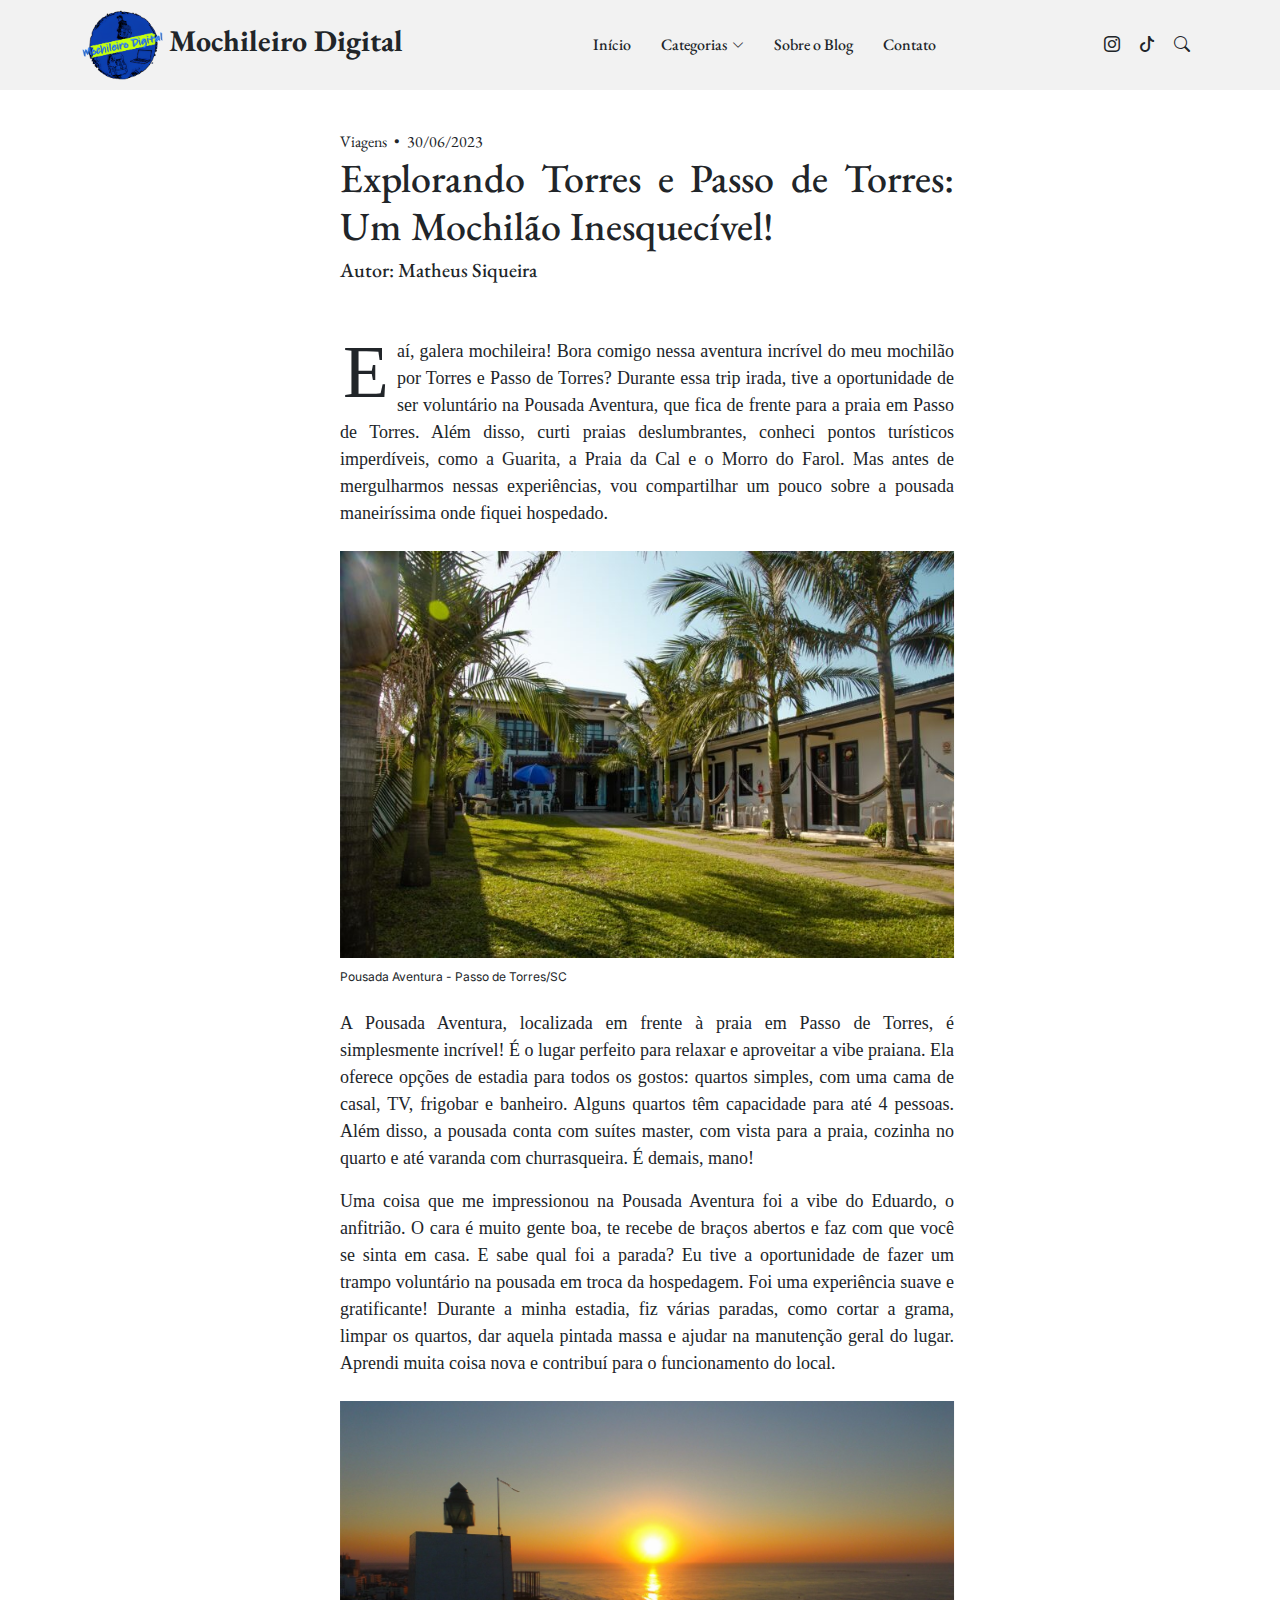
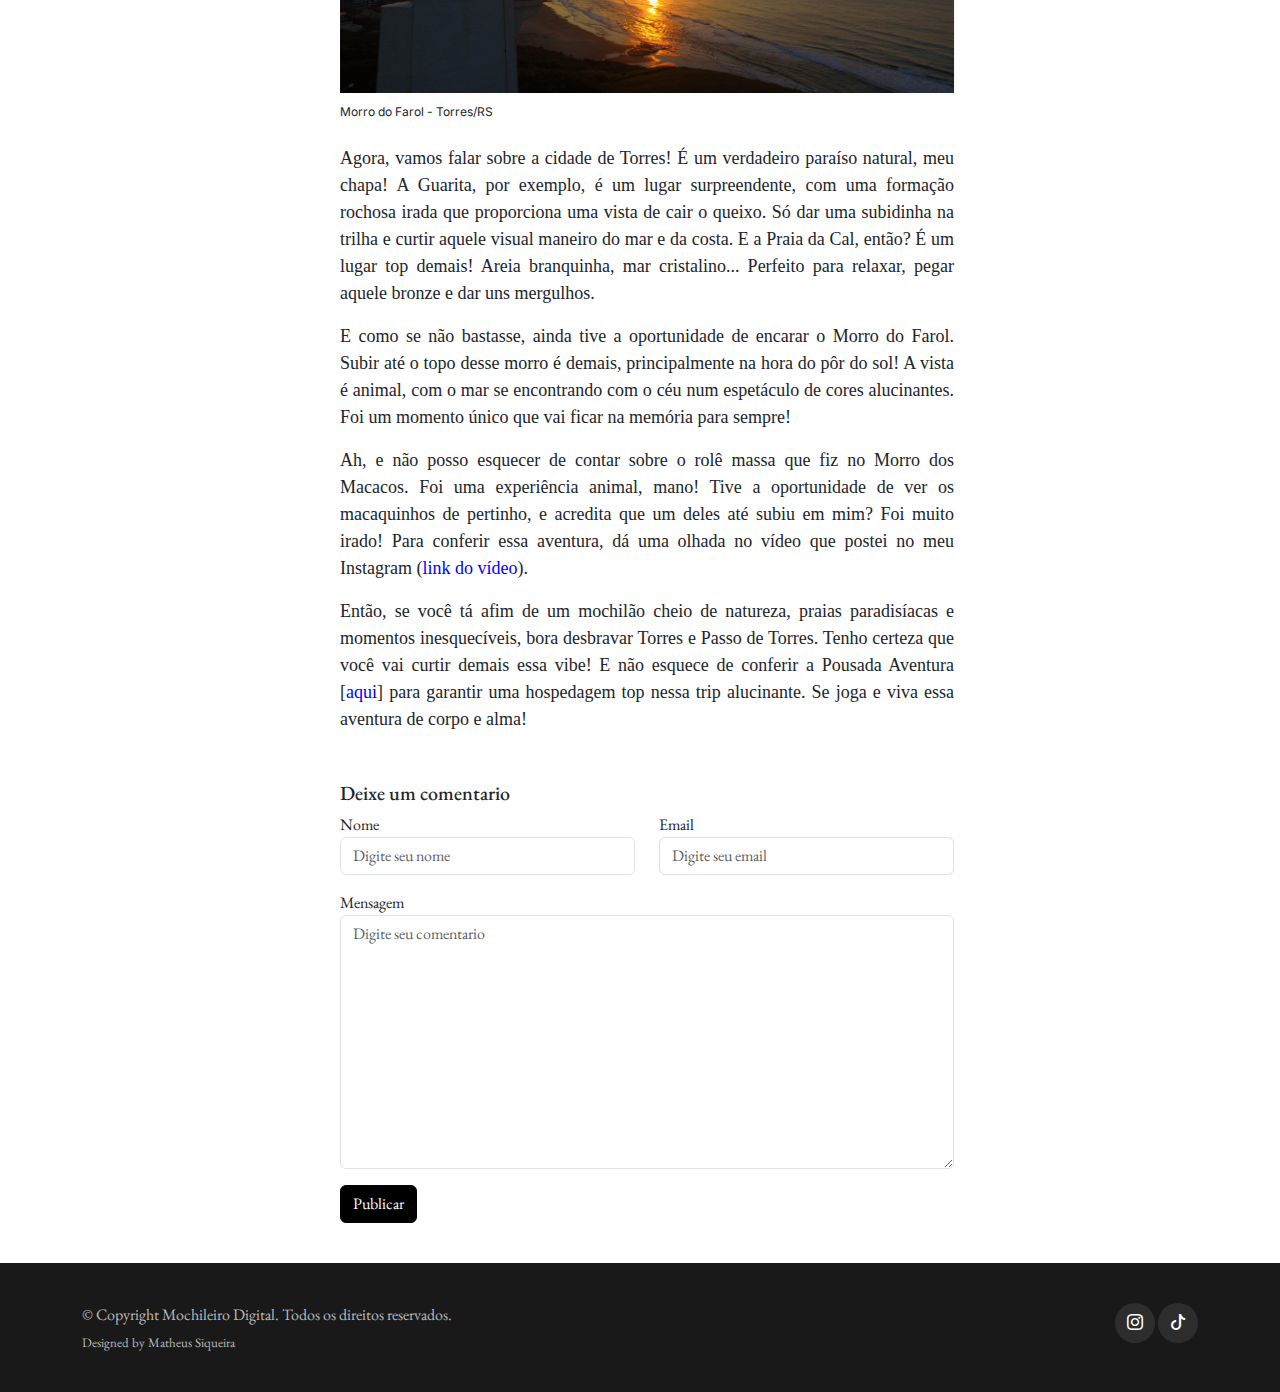
<file: post.html>
<!DOCTYPE html>
<html lang="en">

<head>
  <meta charset="utf-8">
  <meta content="width=device-width, initial-scale=1.0" name="viewport">

  <title>Mochileiro Digital</title>
  <meta content="" name="description">
  <meta content="" name="keywords">

  <!-- Favicons -->
  <link href="assets/img/logo.png" rel="icon">
  <link href="assets/img/logo.png" rel="apple-touch-icon">

  <!-- Google Fonts -->
  <link rel="preconnect" href="https://fonts.googleapis.com">
  <link rel="preconnect" href="https://fonts.gstatic.com" crossorigin>
  <link href="https://fonts.googleapis.com/css2?family=EB+Garamond:wght@400;500&family=Inter:wght@400;500&family=Playfair+Display:ital,wght@0,400;0,700;1,400;1,700&display=swap" rel="stylesheet">

  <!-- Vendor CSS Files -->
  <link href="assets/vendor/bootstrap/css/bootstrap.min.css" rel="stylesheet">
  <link href="assets/vendor/bootstrap-icons/bootstrap-icons.css" rel="stylesheet">
  <link href="assets/vendor/swiper/swiper-bundle.min.css" rel="stylesheet">
  <link href="assets/vendor/glightbox/css/glightbox.min.css" rel="stylesheet">
  <link href="assets/vendor/aos/aos.css" rel="stylesheet">

  <!-- Template Main CSS Files -->
  <link href="assets/css/variables.css" rel="stylesheet">
  <link href="assets/css/main.css" rel="stylesheet">

</head>

<body>

  <!-- ======= Header ======= -->
  <header id="header" class="header d-flex align-items-center fixed-top">
    <div class="container-fluid container-xl d-flex align-items-center justify-content-between">

      <a href="index.html" class="logo d-flex align-items-center">
        <!-- Uncomment the line below if you also wish to use an image logo -->
        <img src="assets/img/logo.png" alt="">
        <h1>Mochileiro Digital</h1>
      </a>

      <nav id="navbar" class="navbar">
        <ul>
          <li><a href="index.html">Início</a></li>
          <li class="dropdown"><a href="#"><span>Categorias</span> <i class="bi bi-chevron-down dropdown-indicator"></i></a>
            <ul>
              <li><a href="#">Viagem</a></li>
              <li><a href="#">Tecnologia</a></li>
            </ul>
          </li>
          <li><a href="sobre.html">Sobre o Blog</a></li>
          <li><a href="contato.html">Contato</a></li>
        </ul>
      </nav><!-- .navbar -->

      <div class="position-relative">
        <a href="#" class="mx-2"><span class="bi-instagram"></span></a>
        <a href="#" class="mx-2"><span class="bi-tiktok"></span></a>

        <a href="#" class="mx-2 js-search-open"><span class="bi-search"></span></a>
        <i class="bi bi-list mobile-nav-toggle"></i>

        <!-- ======= Search Form ======= -->
        <div class="search-form-wrap js-search-form-wrap">
          <form action="search-result.html" class="search-form">
            <span class="icon bi-search"></span>
            <input type="text" placeholder="Search" class="form-control">
            <button class="btn js-search-close"><span class="bi-x"></span></button>
          </form>
        </div><!-- End Search Form -->

      </div>

    </div>

  </header>
  <!-- End Header -->

  <main id="main">

    <section class="single-post-content">
      <div class="">
        <div class="row">
          <div class="col-md-9 post-content" data-aos="fade-up">

            <!-- ======= Single Post Content ======= -->
            <div class="single-post">
              <div class="post-meta"><span class="date">Viagens</span> <span class="mx-1">&bullet;</span> <span>30/06/2023</span></div>
              <h1>Explorando Torres e Passo de Torres: Um Mochilão Inesquecível!</h1>
              <h5>Autor: Matheus Siqueira</h5><br><br>
              <p class="texto-post"><span class="firstcharacter">E</span>aí, galera mochileira! Bora comigo nessa aventura incrível do meu mochilão por Torres e Passo de Torres? Durante essa trip irada, tive a oportunidade de ser voluntário na Pousada Aventura, que fica de frente para a praia em Passo de Torres. Além disso, curti praias deslumbrantes, conheci pontos turísticos imperdíveis, como a Guarita, a Praia da Cal e o Morro do Farol. Mas antes de mergulharmos nessas experiências, vou compartilhar um pouco sobre a pousada maneiríssima onde fiquei hospedado.</p>

              <figure class="my-4">
                <img src="assets/img/pousada.jpg" alt="" class="img-fluid">
                <figcaption>Pousada Aventura - Passo de Torres/SC </figcaption>
              </figure>
              <p class="texto-post">A Pousada Aventura, localizada em frente à praia em Passo de Torres, é simplesmente incrível! É o lugar perfeito para relaxar e aproveitar a vibe praiana. Ela oferece opções de estadia para todos os gostos: quartos simples, com uma cama de casal, TV, frigobar e banheiro. Alguns quartos têm capacidade para até 4 pessoas. Além disso, a pousada conta com suítes master, com vista para a praia, cozinha no quarto e até varanda com churrasqueira. É demais, mano!</p>
              <p class="texto-post">Uma coisa que me impressionou na Pousada Aventura foi a vibe do Eduardo, o anfitrião. O cara é muito gente boa, te recebe de braços abertos e faz com que você se sinta em casa. E sabe qual foi a parada? Eu tive a oportunidade de fazer um trampo voluntário na pousada em troca da hospedagem. Foi uma experiência suave e gratificante! Durante a minha estadia, fiz várias paradas, como cortar a grama, limpar os quartos, dar aquela pintada massa e ajudar na manutenção geral do lugar. Aprendi muita coisa nova e contribuí para o funcionamento do local.</p>
              <figure class="my-4">
                <img src="assets/img/farol.jpg" alt="" class="img-fluid">
                <figcaption>Morro do Farol - Torres/RS </figcaption>
              </figure>
              <p class="texto-post">Agora, vamos falar sobre a cidade de Torres! É um verdadeiro paraíso natural, meu chapa! A Guarita, por exemplo, é um lugar surpreendente, com uma formação rochosa irada que proporciona uma vista de cair o queixo. Só dar uma subidinha na trilha e curtir aquele visual maneiro do mar e da costa. E a Praia da Cal, então? É um lugar top demais! Areia branquinha, mar cristalino... Perfeito para relaxar, pegar aquele bronze e dar uns mergulhos.</p>
              <p class="texto-post">E como se não bastasse, ainda tive a oportunidade de encarar o Morro do Farol. Subir até o topo desse morro é demais, principalmente na hora do pôr do sol! A vista é animal, com o mar se encontrando com o céu num espetáculo de cores alucinantes. Foi um momento único que vai ficar na memória para sempre!</p>
              <p class="texto-post">Ah, e não posso esquecer de contar sobre o rolê massa que fiz no Morro dos Macacos. Foi uma experiência animal, mano! Tive a oportunidade de ver os macaquinhos de pertinho, e acredita que um deles até subiu em mim? Foi muito irado! Para conferir essa aventura, dá uma olhada no vídeo que postei no meu Instagram (<a class="link-visual" href="https://www.instagram.com/p/CuK5I_EADLk/">link do vídeo</a>).</p>
              <p class="texto-post">Então, se você tá afim de um mochilão cheio de natureza, praias paradisíacas e momentos inesquecíveis, bora desbravar Torres e Passo de Torres. Tenho certeza que você vai curtir demais essa vibe! E não esquece de conferir a Pousada Aventura [<a class="link-visual" href="https://pousadaaventura.com.br/">aqui</a>] para garantir uma hospedagem top nessa trip alucinante. Se joga e viva essa aventura de corpo e alma!</p>
            </div><!-- End Single Post Content -->

            <!-- ======= Comments ======= -->
            <!--<div class="comments">
              <h5 class="comment-title py-4">2 Comments</h5>
              <div class="comment d-flex mb-4">
                <div class="flex-shrink-0">
                  <div class="avatar avatar-sm rounded-circle">
                    <img class="avatar-img" src="assets/img/person-5.jpg" alt="" class="img-fluid">
                  </div>
                </div>
                <div class="flex-grow-1 ms-2 ms-sm-3">
                  <div class="comment-meta d-flex align-items-baseline">
                    <h6 class="me-2">Jordan Singer</h6>
                    <span class="text-muted">2d</span>
                  </div>
                  <div class="comment-body">
                    Lorem ipsum, dolor sit amet consectetur adipisicing elit. Non minima ipsum at amet doloremque qui magni, placeat deserunt pariatur itaque laudantium impedit aliquam eligendi repellendus excepturi quibusdam nobis esse accusantium.
                  </div>

                  <div class="comment-replies bg-light p-3 mt-3 rounded">
                    <h6 class="comment-replies-title mb-4 text-muted text-uppercase">2 replies</h6>

                    <div class="reply d-flex mb-4">
                      <div class="flex-shrink-0">
                        <div class="avatar avatar-sm rounded-circle">
                          <img class="avatar-img" src="assets/img/person-4.jpg" alt="" class="img-fluid">
                        </div>
                      </div>
                      <div class="flex-grow-1 ms-2 ms-sm-3">
                        <div class="reply-meta d-flex align-items-baseline">
                          <h6 class="mb-0 me-2">Brandon Smith</h6>
                          <span class="text-muted">2d</span>
                        </div>
                        <div class="reply-body">
                          Lorem ipsum dolor sit, amet consectetur adipisicing elit.
                        </div>
                      </div>
                    </div>
                    <div class="reply d-flex">
                      <div class="flex-shrink-0">
                        <div class="avatar avatar-sm rounded-circle">
                          <img class="avatar-img" src="assets/img/person-3.jpg" alt="" class="img-fluid">
                        </div>
                      </div>
                      <div class="flex-grow-1 ms-2 ms-sm-3">
                        <div class="reply-meta d-flex align-items-baseline">
                          <h6 class="mb-0 me-2">James Parsons</h6>
                          <span class="text-muted">1d</span>
                        </div>
                        <div class="reply-body">
                          Lorem ipsum dolor sit amet, consectetur adipisicing elit. Distinctio dolore sed eos sapiente, praesentium.
                        </div>
                      </div>
                    </div>
                  </div>
                </div>
              </div>
              <div class="comment d-flex">
                <div class="flex-shrink-0">
                  <div class="avatar avatar-sm rounded-circle">
                    <img class="avatar-img" src="assets/img/person-2.jpg" alt="" class="img-fluid">
                  </div>
                </div>
                <div class="flex-shrink-1 ms-2 ms-sm-3">
                  <div class="comment-meta d-flex">
                    <h6 class="me-2">Santiago Roberts</h6>
                    <span class="text-muted">4d</span>
                  </div>
                  <div class="comment-body">
                    Lorem ipsum dolor sit amet consectetur adipisicing elit. Iusto laborum in corrupti dolorum, quas delectus nobis porro accusantium molestias sequi.
                  </div>
                </div>
              </div>
            </div>-->
            
            <!-- End Comments -->

            <!-- ======= Comments Form ======= -->
            <div class="row justify-content-center mt-5">

              <div class="col-lg-12">
                <h5 class="comment-title">Deixe um comentario</h5>
                <div class="row">
                  <div class="col-lg-6 mb-3">
                    <label for="comment-name">Nome</label>
                    <input type="text" class="form-control" id="comment-name" placeholder="Digite seu nome">
                  </div>
                  <div class="col-lg-6 mb-3">
                    <label for="comment-email">Email</label>
                    <input type="text" class="form-control" id="comment-email" placeholder="Digite seu email">
                  </div>
                  <div class="col-12 mb-3">
                    <label for="comment-message">Mensagem</label>

                    <textarea class="form-control" id="comment-message" placeholder="Digite seu comentario" cols="30" rows="10"></textarea>
                  </div>
                  <div class="col-12">
                    <input type="submit" class="btn btn-primary" value="Publicar">
                  </div>
                </div>
              </div>
            </div><!-- End Comments Form -->

          </div>

          <!-- ======= Sidebar ======= -->

          <!--<div class="col-md-3">-->
            
            <!-- Video -->

            <!-- <div class="aside-block">
              <h3 class="aside-title">Video</h3>
              <div class="video-post">
                <a href="https://www.youtube.com/watch?v=AiFfDjmd0jU" class="glightbox link-video">
                  <span class="bi-play-fill"></span>
                  <img src="assets/img/post-landscape-5.jpg" alt="" class="img-fluid">
                </a>
              </div>
            </div>--> 
            
            <!-- End Video -->

          </div>
        </div>
      </div>
    </section>
  </main><!-- End #main -->

<!-- ======= Footer ======= -->
<footer id="footer" class="footer">

    

  <div class="footer-legal">
    <div class="container">

      <div class="row justify-content-between">
        <div class="col-md-6 text-center text-md-start mb-3 mb-md-0">
          <div class="copyright">
            © Copyright <strong><span>Mochileiro Digital.</span></strong> Todos os direitos reservados.
          </div>

          <div class="credits">
            Designed by Matheus Siqueira
          </div>

        </div>

        <div class="col-md-6">
          <div class="social-links mb-3 mb-lg-0 text-center text-md-end">
            <a href="#" class="instagram"><i class="bi bi-instagram"></i></a>
            <a href="#" class="linkedin"><i class="bi bi-tiktok"></i></a>
          </div>

        </div>

      </div>

    </div>
  </div>

</footer>

  <a href="#" class="scroll-top d-flex align-items-center justify-content-center"><i class="bi bi-arrow-up-short"></i></a>

  <!-- Vendor JS Files -->
  <script src="assets/vendor/bootstrap/js/bootstrap.bundle.min.js"></script>
  <script src="assets/vendor/swiper/swiper-bundle.min.js"></script>
  <script src="assets/vendor/glightbox/js/glightbox.min.js"></script>
  <script src="assets/vendor/aos/aos.js"></script>
  <script src="assets/vendor/php-email-form/validate.js"></script>

  <!-- Template Main JS File -->
  <script src="assets/js/main.js"></script>

</body>

</html>
</file>
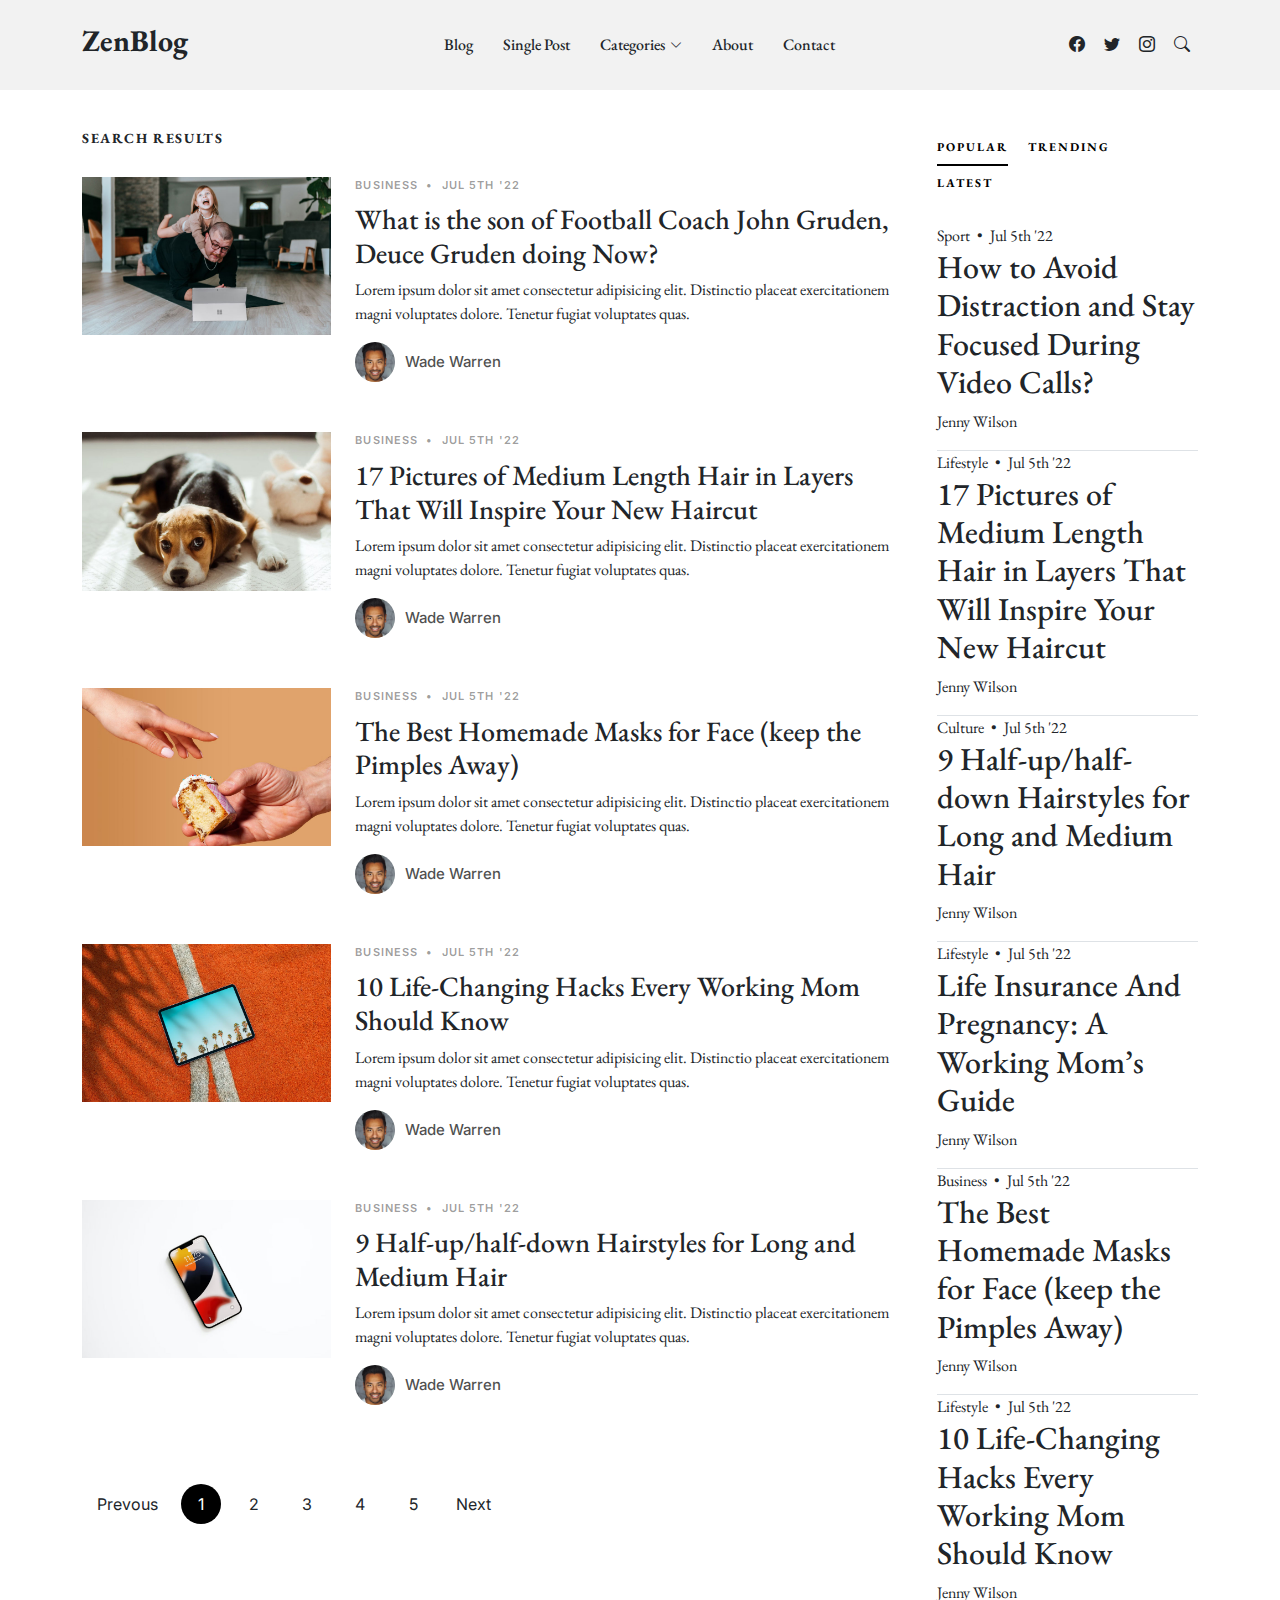
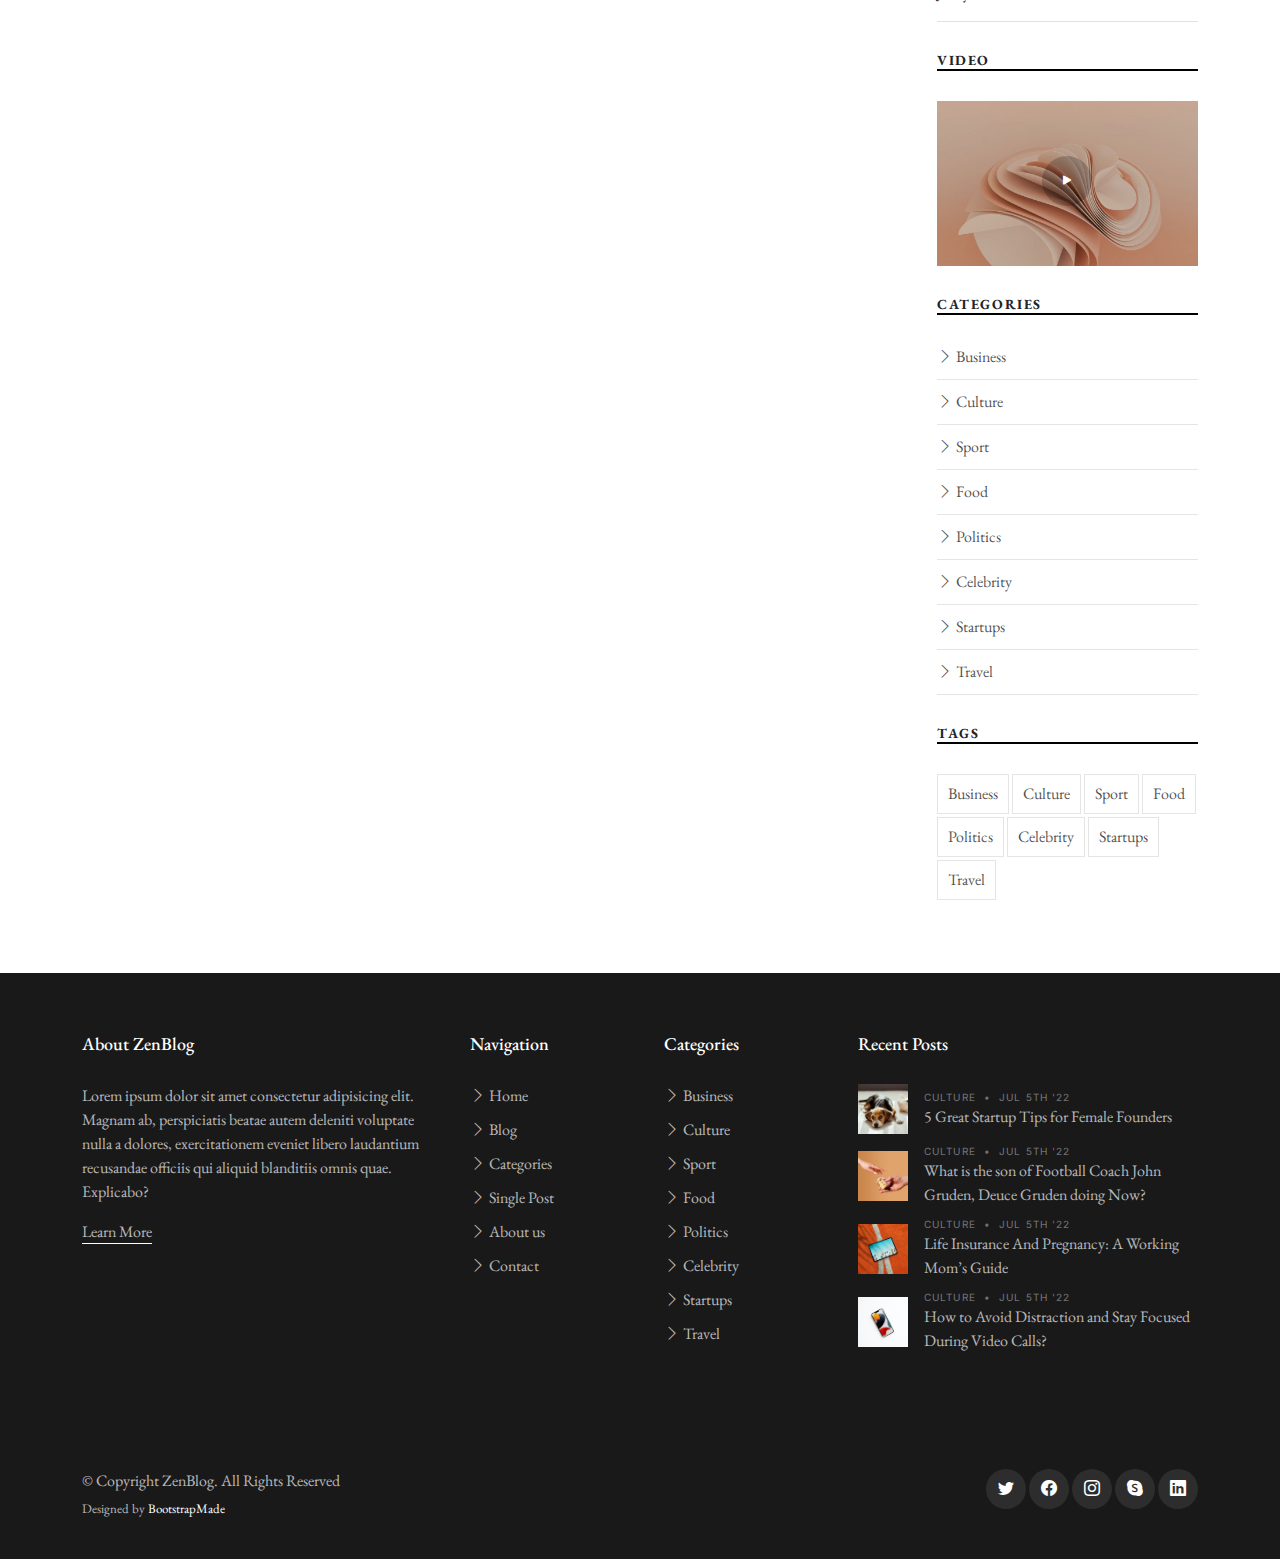
<file: search-result.html>
<!DOCTYPE html>
<html lang="en">

<head>
  <meta charset="utf-8">
  <meta content="width=device-width, initial-scale=1.0" name="viewport">

  <title>ZenBlog Bootstrap Template - Search Results</title>
  <meta content="" name="description">
  <meta content="" name="keywords">

  <!-- Favicons -->
  <link href="assets/img/favicon.png" rel="icon">
  <link href="assets/img/apple-touch-icon.png" rel="apple-touch-icon">

  <!-- Google Fonts -->
  <link rel="preconnect" href="https://fonts.googleapis.com">
  <link rel="preconnect" href="https://fonts.gstatic.com" crossorigin>
  <link href="https://fonts.googleapis.com/css2?family=EB+Garamond:wght@400;500&family=Inter:wght@400;500&family=Playfair+Display:ital,wght@0,400;0,700;1,400;1,700&display=swap" rel="stylesheet">

  <!-- Vendor CSS Files -->
  <link href="assets/vendor/bootstrap/css/bootstrap.min.css" rel="stylesheet">
  <link href="assets/vendor/bootstrap-icons/bootstrap-icons.css" rel="stylesheet">
  <link href="assets/vendor/swiper/swiper-bundle.min.css" rel="stylesheet">
  <link href="assets/vendor/glightbox/css/glightbox.min.css" rel="stylesheet">
  <link href="assets/vendor/aos/aos.css" rel="stylesheet">

  <!-- Template Main CSS Files -->
  <link href="assets/css/variables.css" rel="stylesheet">
  <link href="assets/css/main.css" rel="stylesheet">

  <!-- =======================================================
  * Template Name: ZenBlog
  * Updated: May 30 2023 with Bootstrap v5.3.0
  * Template URL: https://bootstrapmade.com/zenblog-bootstrap-blog-template/
  * Author: BootstrapMade.com
  * License: https:///bootstrapmade.com/license/
  ======================================================== -->
</head>

<body>

  <!-- ======= Header ======= -->
  <header id="header" class="header d-flex align-items-center fixed-top">
    <div class="container-fluid container-xl d-flex align-items-center justify-content-between">

      <a href="index.html" class="logo d-flex align-items-center">
        <!-- Uncomment the line below if you also wish to use an image logo -->
        <!-- <img src="assets/img/logo.png" alt=""> -->
        <h1>ZenBlog</h1>
      </a>

      <nav id="navbar" class="navbar">
        <ul>
          <li><a href="index.html">Blog</a></li>
          <li><a href="single-post.html">Single Post</a></li>
          <li class="dropdown"><a href="category.html"><span>Categories</span> <i class="bi bi-chevron-down dropdown-indicator"></i></a>
            <ul>
              <li><a href="search-result.html">Search Result</a></li>
              <li><a href="#">Drop Down 1</a></li>
              <li class="dropdown"><a href="#"><span>Deep Drop Down</span> <i class="bi bi-chevron-down dropdown-indicator"></i></a>
                <ul>
                  <li><a href="#">Deep Drop Down 1</a></li>
                  <li><a href="#">Deep Drop Down 2</a></li>
                  <li><a href="#">Deep Drop Down 3</a></li>
                  <li><a href="#">Deep Drop Down 4</a></li>
                  <li><a href="#">Deep Drop Down 5</a></li>
                </ul>
              </li>
              <li><a href="#">Drop Down 2</a></li>
              <li><a href="#">Drop Down 3</a></li>
              <li><a href="#">Drop Down 4</a></li>
            </ul>
          </li>

          <li><a href="about.html">About</a></li>
          <li><a href="contact.html">Contact</a></li>
        </ul>
      </nav><!-- .navbar -->

      <div class="position-relative">
        <a href="#" class="mx-2"><span class="bi-facebook"></span></a>
        <a href="#" class="mx-2"><span class="bi-twitter"></span></a>
        <a href="#" class="mx-2"><span class="bi-instagram"></span></a>

        <a href="#" class="mx-2 js-search-open"><span class="bi-search"></span></a>
        <i class="bi bi-list mobile-nav-toggle"></i>

        <!-- ======= Search Form ======= -->
        <div class="search-form-wrap js-search-form-wrap">
          <form action="search-result.html" class="search-form">
            <span class="icon bi-search"></span>
            <input type="text" placeholder="Search" class="form-control">
            <button class="btn js-search-close"><span class="bi-x"></span></button>
          </form>
        </div><!-- End Search Form -->

      </div>

    </div>

  </header><!-- End Header -->

  <main id="main">

    <!-- ======= Search Results ======= -->
    <section id="search-result" class="search-result">
      <div class="container">
        <div class="row">
          <div class="col-md-9">
            <h3 class="category-title">Search Results</h3>

            <div class="d-md-flex post-entry-2 small-img">
              <a href="single-post.html" class="me-4 thumbnail">
                <img src="assets/img/post-landscape-6.jpg" alt="" class="img-fluid">
              </a>
              <div>
                <div class="post-meta"><span class="date">Business</span> <span class="mx-1">&bullet;</span> <span>Jul 5th '22</span></div>
                <h3><a href="single-post.html">What is the son of Football Coach John Gruden, Deuce Gruden doing Now?</a></h3>
                <p>Lorem ipsum dolor sit amet consectetur adipisicing elit. Distinctio placeat exercitationem magni voluptates dolore. Tenetur fugiat voluptates quas.</p>
                <div class="d-flex align-items-center author">
                  <div class="photo"><img src="assets/img/person-2.jpg" alt="" class="img-fluid"></div>
                  <div class="name">
                    <h3 class="m-0 p-0">Wade Warren</h3>
                  </div>
                </div>
              </div>
            </div>

            <div class="d-md-flex post-entry-2 small-img">
              <a href="single-post.html" class="me-4 thumbnail">
                <img src="assets/img/post-landscape-1.jpg" alt="" class="img-fluid">
              </a>
              <div>
                <div class="post-meta"><span class="date">Business</span> <span class="mx-1">&bullet;</span> <span>Jul 5th '22</span></div>
                <h3><a href="single-post.html">17 Pictures of Medium Length Hair in Layers That Will Inspire Your New Haircut</a></h3>
                <p>Lorem ipsum dolor sit amet consectetur adipisicing elit. Distinctio placeat exercitationem magni voluptates dolore. Tenetur fugiat voluptates quas.</p>
                <div class="d-flex align-items-center author">
                  <div class="photo"><img src="assets/img/person-2.jpg" alt="" class="img-fluid"></div>
                  <div class="name">
                    <h3 class="m-0 p-0">Wade Warren</h3>
                  </div>
                </div>
              </div>
            </div>

            <div class="d-md-flex post-entry-2 small-img">
              <a href="single-post.html" class="me-4 thumbnail">
                <img src="assets/img/post-landscape-2.jpg" alt="" class="img-fluid">
              </a>
              <div>
                <div class="post-meta"><span class="date">Business</span> <span class="mx-1">&bullet;</span> <span>Jul 5th '22</span></div>
                <h3><a href="single-post.html">The Best Homemade Masks for Face (keep the Pimples Away)</a></h3>
                <p>Lorem ipsum dolor sit amet consectetur adipisicing elit. Distinctio placeat exercitationem magni voluptates dolore. Tenetur fugiat voluptates quas.</p>
                <div class="d-flex align-items-center author">
                  <div class="photo"><img src="assets/img/person-2.jpg" alt="" class="img-fluid"></div>
                  <div class="name">
                    <h3 class="m-0 p-0">Wade Warren</h3>
                  </div>
                </div>
              </div>
            </div>

            <div class="d-md-flex post-entry-2 small-img">
              <a href="single-post.html" class="me-4 thumbnail">
                <img src="assets/img/post-landscape-3.jpg" alt="" class="img-fluid">
              </a>
              <div>
                <div class="post-meta"><span class="date">Business</span> <span class="mx-1">&bullet;</span> <span>Jul 5th '22</span></div>
                <h3><a href="single-post.html">10 Life-Changing Hacks Every Working Mom Should Know</a></h3>
                <p>Lorem ipsum dolor sit amet consectetur adipisicing elit. Distinctio placeat exercitationem magni voluptates dolore. Tenetur fugiat voluptates quas.</p>
                <div class="d-flex align-items-center author">
                  <div class="photo"><img src="assets/img/person-2.jpg" alt="" class="img-fluid"></div>
                  <div class="name">
                    <h3 class="m-0 p-0">Wade Warren</h3>
                  </div>
                </div>
              </div>
            </div>

            <div class="d-md-flex post-entry-2 small-img">
              <a href="single-post.html" class="me-4 thumbnail">
                <img src="assets/img/post-landscape-4.jpg" alt="" class="img-fluid">
              </a>
              <div>
                <div class="post-meta"><span class="date">Business</span> <span class="mx-1">&bullet;</span> <span>Jul 5th '22</span></div>
                <h3><a href="single-post.html">9 Half-up/half-down Hairstyles for Long and Medium Hair</a></h3>
                <p>Lorem ipsum dolor sit amet consectetur adipisicing elit. Distinctio placeat exercitationem magni voluptates dolore. Tenetur fugiat voluptates quas.</p>
                <div class="d-flex align-items-center author">
                  <div class="photo"><img src="assets/img/person-2.jpg" alt="" class="img-fluid"></div>
                  <div class="name">
                    <h3 class="m-0 p-0">Wade Warren</h3>
                  </div>
                </div>
              </div>
            </div>

            <!-- Paging -->
            <div class="text-start py-4">
              <div class="custom-pagination">
                <a href="#" class="prev">Prevous</a>
                <a href="#" class="active">1</a>
                <a href="#">2</a>
                <a href="#">3</a>
                <a href="#">4</a>
                <a href="#">5</a>
                <a href="#" class="next">Next</a>
              </div>
            </div><!-- End Paging -->

          </div>

          <div class="col-md-3">
            <!-- ======= Sidebar ======= -->
            <div class="aside-block">

              <ul class="nav nav-pills custom-tab-nav mb-4" id="pills-tab" role="tablist">
                <li class="nav-item" role="presentation">
                  <button class="nav-link active" id="pills-popular-tab" data-bs-toggle="pill" data-bs-target="#pills-popular" type="button" role="tab" aria-controls="pills-popular" aria-selected="true">Popular</button>
                </li>
                <li class="nav-item" role="presentation">
                  <button class="nav-link" id="pills-trending-tab" data-bs-toggle="pill" data-bs-target="#pills-trending" type="button" role="tab" aria-controls="pills-trending" aria-selected="false">Trending</button>
                </li>
                <li class="nav-item" role="presentation">
                  <button class="nav-link" id="pills-latest-tab" data-bs-toggle="pill" data-bs-target="#pills-latest" type="button" role="tab" aria-controls="pills-latest" aria-selected="false">Latest</button>
                </li>
              </ul>

              <div class="tab-content" id="pills-tabContent">

                <!-- Popular -->
                <div class="tab-pane fade show active" id="pills-popular" role="tabpanel" aria-labelledby="pills-popular-tab">
                  <div class="post-entry-1 border-bottom">
                    <div class="post-meta"><span class="date">Sport</span> <span class="mx-1">&bullet;</span> <span>Jul 5th '22</span></div>
                    <h2 class="mb-2"><a href="#">How to Avoid Distraction and Stay Focused During Video Calls?</a></h2>
                    <span class="author mb-3 d-block">Jenny Wilson</span>
                  </div>

                  <div class="post-entry-1 border-bottom">
                    <div class="post-meta"><span class="date">Lifestyle</span> <span class="mx-1">&bullet;</span> <span>Jul 5th '22</span></div>
                    <h2 class="mb-2"><a href="#">17 Pictures of Medium Length Hair in Layers That Will Inspire Your New Haircut</a></h2>
                    <span class="author mb-3 d-block">Jenny Wilson</span>
                  </div>

                  <div class="post-entry-1 border-bottom">
                    <div class="post-meta"><span class="date">Culture</span> <span class="mx-1">&bullet;</span> <span>Jul 5th '22</span></div>
                    <h2 class="mb-2"><a href="#">9 Half-up/half-down Hairstyles for Long and Medium Hair</a></h2>
                    <span class="author mb-3 d-block">Jenny Wilson</span>
                  </div>

                  <div class="post-entry-1 border-bottom">
                    <div class="post-meta"><span class="date">Lifestyle</span> <span class="mx-1">&bullet;</span> <span>Jul 5th '22</span></div>
                    <h2 class="mb-2"><a href="#">Life Insurance And Pregnancy: A Working Mom’s Guide</a></h2>
                    <span class="author mb-3 d-block">Jenny Wilson</span>
                  </div>

                  <div class="post-entry-1 border-bottom">
                    <div class="post-meta"><span class="date">Business</span> <span class="mx-1">&bullet;</span> <span>Jul 5th '22</span></div>
                    <h2 class="mb-2"><a href="#">The Best Homemade Masks for Face (keep the Pimples Away)</a></h2>
                    <span class="author mb-3 d-block">Jenny Wilson</span>
                  </div>

                  <div class="post-entry-1 border-bottom">
                    <div class="post-meta"><span class="date">Lifestyle</span> <span class="mx-1">&bullet;</span> <span>Jul 5th '22</span></div>
                    <h2 class="mb-2"><a href="#">10 Life-Changing Hacks Every Working Mom Should Know</a></h2>
                    <span class="author mb-3 d-block">Jenny Wilson</span>
                  </div>
                </div> <!-- End Popular -->

                <!-- Trending -->
                <div class="tab-pane fade" id="pills-trending" role="tabpanel" aria-labelledby="pills-trending-tab">
                  <div class="post-entry-1 border-bottom">
                    <div class="post-meta"><span class="date">Lifestyle</span> <span class="mx-1">&bullet;</span> <span>Jul 5th '22</span></div>
                    <h2 class="mb-2"><a href="#">17 Pictures of Medium Length Hair in Layers That Will Inspire Your New Haircut</a></h2>
                    <span class="author mb-3 d-block">Jenny Wilson</span>
                  </div>

                  <div class="post-entry-1 border-bottom">
                    <div class="post-meta"><span class="date">Culture</span> <span class="mx-1">&bullet;</span> <span>Jul 5th '22</span></div>
                    <h2 class="mb-2"><a href="#">9 Half-up/half-down Hairstyles for Long and Medium Hair</a></h2>
                    <span class="author mb-3 d-block">Jenny Wilson</span>
                  </div>

                  <div class="post-entry-1 border-bottom">
                    <div class="post-meta"><span class="date">Lifestyle</span> <span class="mx-1">&bullet;</span> <span>Jul 5th '22</span></div>
                    <h2 class="mb-2"><a href="#">Life Insurance And Pregnancy: A Working Mom’s Guide</a></h2>
                    <span class="author mb-3 d-block">Jenny Wilson</span>
                  </div>

                  <div class="post-entry-1 border-bottom">
                    <div class="post-meta"><span class="date">Sport</span> <span class="mx-1">&bullet;</span> <span>Jul 5th '22</span></div>
                    <h2 class="mb-2"><a href="#">How to Avoid Distraction and Stay Focused During Video Calls?</a></h2>
                    <span class="author mb-3 d-block">Jenny Wilson</span>
                  </div>
                  <div class="post-entry-1 border-bottom">
                    <div class="post-meta"><span class="date">Business</span> <span class="mx-1">&bullet;</span> <span>Jul 5th '22</span></div>
                    <h2 class="mb-2"><a href="#">The Best Homemade Masks for Face (keep the Pimples Away)</a></h2>
                    <span class="author mb-3 d-block">Jenny Wilson</span>
                  </div>

                  <div class="post-entry-1 border-bottom">
                    <div class="post-meta"><span class="date">Lifestyle</span> <span class="mx-1">&bullet;</span> <span>Jul 5th '22</span></div>
                    <h2 class="mb-2"><a href="#">10 Life-Changing Hacks Every Working Mom Should Know</a></h2>
                    <span class="author mb-3 d-block">Jenny Wilson</span>
                  </div>
                </div> <!-- End Trending -->

                <!-- Latest -->
                <div class="tab-pane fade" id="pills-latest" role="tabpanel" aria-labelledby="pills-latest-tab">
                  <div class="post-entry-1 border-bottom">
                    <div class="post-meta"><span class="date">Lifestyle</span> <span class="mx-1">&bullet;</span> <span>Jul 5th '22</span></div>
                    <h2 class="mb-2"><a href="#">Life Insurance And Pregnancy: A Working Mom’s Guide</a></h2>
                    <span class="author mb-3 d-block">Jenny Wilson</span>
                  </div>

                  <div class="post-entry-1 border-bottom">
                    <div class="post-meta"><span class="date">Business</span> <span class="mx-1">&bullet;</span> <span>Jul 5th '22</span></div>
                    <h2 class="mb-2"><a href="#">The Best Homemade Masks for Face (keep the Pimples Away)</a></h2>
                    <span class="author mb-3 d-block">Jenny Wilson</span>
                  </div>

                  <div class="post-entry-1 border-bottom">
                    <div class="post-meta"><span class="date">Lifestyle</span> <span class="mx-1">&bullet;</span> <span>Jul 5th '22</span></div>
                    <h2 class="mb-2"><a href="#">10 Life-Changing Hacks Every Working Mom Should Know</a></h2>
                    <span class="author mb-3 d-block">Jenny Wilson</span>
                  </div>

                  <div class="post-entry-1 border-bottom">
                    <div class="post-meta"><span class="date">Sport</span> <span class="mx-1">&bullet;</span> <span>Jul 5th '22</span></div>
                    <h2 class="mb-2"><a href="#">How to Avoid Distraction and Stay Focused During Video Calls?</a></h2>
                    <span class="author mb-3 d-block">Jenny Wilson</span>
                  </div>

                  <div class="post-entry-1 border-bottom">
                    <div class="post-meta"><span class="date">Lifestyle</span> <span class="mx-1">&bullet;</span> <span>Jul 5th '22</span></div>
                    <h2 class="mb-2"><a href="#">17 Pictures of Medium Length Hair in Layers That Will Inspire Your New Haircut</a></h2>
                    <span class="author mb-3 d-block">Jenny Wilson</span>
                  </div>

                  <div class="post-entry-1 border-bottom">
                    <div class="post-meta"><span class="date">Culture</span> <span class="mx-1">&bullet;</span> <span>Jul 5th '22</span></div>
                    <h2 class="mb-2"><a href="#">9 Half-up/half-down Hairstyles for Long and Medium Hair</a></h2>
                    <span class="author mb-3 d-block">Jenny Wilson</span>
                  </div>

                </div> <!-- End Latest -->

              </div>
            </div>

            <div class="aside-block">
              <h3 class="aside-title">Video</h3>
              <div class="video-post">
                <a href="https://www.youtube.com/watch?v=AiFfDjmd0jU" class="glightbox link-video">
                  <span class="bi-play-fill"></span>
                  <img src="assets/img/post-landscape-5.jpg" alt="" class="img-fluid">
                </a>
              </div>
            </div><!-- End Video -->

            <div class="aside-block">
              <h3 class="aside-title">Categories</h3>
              <ul class="aside-links list-unstyled">
                <li><a href="category.html"><i class="bi bi-chevron-right"></i> Business</a></li>
                <li><a href="category.html"><i class="bi bi-chevron-right"></i> Culture</a></li>
                <li><a href="category.html"><i class="bi bi-chevron-right"></i> Sport</a></li>
                <li><a href="category.html"><i class="bi bi-chevron-right"></i> Food</a></li>
                <li><a href="category.html"><i class="bi bi-chevron-right"></i> Politics</a></li>
                <li><a href="category.html"><i class="bi bi-chevron-right"></i> Celebrity</a></li>
                <li><a href="category.html"><i class="bi bi-chevron-right"></i> Startups</a></li>
                <li><a href="category.html"><i class="bi bi-chevron-right"></i> Travel</a></li>
              </ul>
            </div><!-- End Categories -->

            <div class="aside-block">
              <h3 class="aside-title">Tags</h3>
              <ul class="aside-tags list-unstyled">
                <li><a href="category.html">Business</a></li>
                <li><a href="category.html">Culture</a></li>
                <li><a href="category.html">Sport</a></li>
                <li><a href="category.html">Food</a></li>
                <li><a href="category.html">Politics</a></li>
                <li><a href="category.html">Celebrity</a></li>
                <li><a href="category.html">Startups</a></li>
                <li><a href="category.html">Travel</a></li>
              </ul>
            </div><!-- End Tags -->

          </div>

        </div>
      </div>
    </section> <!-- End Search Result -->

  </main><!-- End #main -->

  <!-- ======= Footer ======= -->
  <footer id="footer" class="footer">

    <div class="footer-content">
      <div class="container">

        <div class="row g-5">
          <div class="col-lg-4">
            <h3 class="footer-heading">About ZenBlog</h3>
            <p>Lorem ipsum dolor sit amet consectetur adipisicing elit. Magnam ab, perspiciatis beatae autem deleniti voluptate nulla a dolores, exercitationem eveniet libero laudantium recusandae officiis qui aliquid blanditiis omnis quae. Explicabo?</p>
            <p><a href="about.html" class="footer-link-more">Learn More</a></p>
          </div>
          <div class="col-6 col-lg-2">
            <h3 class="footer-heading">Navigation</h3>
            <ul class="footer-links list-unstyled">
              <li><a href="index.html"><i class="bi bi-chevron-right"></i> Home</a></li>
              <li><a href="index.html"><i class="bi bi-chevron-right"></i> Blog</a></li>
              <li><a href="category.html"><i class="bi bi-chevron-right"></i> Categories</a></li>
              <li><a href="single-post.html"><i class="bi bi-chevron-right"></i> Single Post</a></li>
              <li><a href="about.html"><i class="bi bi-chevron-right"></i> About us</a></li>
              <li><a href="contact.html"><i class="bi bi-chevron-right"></i> Contact</a></li>
            </ul>
          </div>
          <div class="col-6 col-lg-2">
            <h3 class="footer-heading">Categories</h3>
            <ul class="footer-links list-unstyled">
              <li><a href="category.html"><i class="bi bi-chevron-right"></i> Business</a></li>
              <li><a href="category.html"><i class="bi bi-chevron-right"></i> Culture</a></li>
              <li><a href="category.html"><i class="bi bi-chevron-right"></i> Sport</a></li>
              <li><a href="category.html"><i class="bi bi-chevron-right"></i> Food</a></li>
              <li><a href="category.html"><i class="bi bi-chevron-right"></i> Politics</a></li>
              <li><a href="category.html"><i class="bi bi-chevron-right"></i> Celebrity</a></li>
              <li><a href="category.html"><i class="bi bi-chevron-right"></i> Startups</a></li>
              <li><a href="category.html"><i class="bi bi-chevron-right"></i> Travel</a></li>

            </ul>
          </div>

          <div class="col-lg-4">
            <h3 class="footer-heading">Recent Posts</h3>

            <ul class="footer-links footer-blog-entry list-unstyled">
              <li>
                <a href="single-post.html" class="d-flex align-items-center">
                  <img src="assets/img/post-sq-1.jpg" alt="" class="img-fluid me-3">
                  <div>
                    <div class="post-meta d-block"><span class="date">Culture</span> <span class="mx-1">&bullet;</span> <span>Jul 5th '22</span></div>
                    <span>5 Great Startup Tips for Female Founders</span>
                  </div>
                </a>
              </li>

              <li>
                <a href="single-post.html" class="d-flex align-items-center">
                  <img src="assets/img/post-sq-2.jpg" alt="" class="img-fluid me-3">
                  <div>
                    <div class="post-meta d-block"><span class="date">Culture</span> <span class="mx-1">&bullet;</span> <span>Jul 5th '22</span></div>
                    <span>What is the son of Football Coach John Gruden, Deuce Gruden doing Now?</span>
                  </div>
                </a>
              </li>

              <li>
                <a href="single-post.html" class="d-flex align-items-center">
                  <img src="assets/img/post-sq-3.jpg" alt="" class="img-fluid me-3">
                  <div>
                    <div class="post-meta d-block"><span class="date">Culture</span> <span class="mx-1">&bullet;</span> <span>Jul 5th '22</span></div>
                    <span>Life Insurance And Pregnancy: A Working Mom’s Guide</span>
                  </div>
                </a>
              </li>

              <li>
                <a href="single-post.html" class="d-flex align-items-center">
                  <img src="assets/img/post-sq-4.jpg" alt="" class="img-fluid me-3">
                  <div>
                    <div class="post-meta d-block"><span class="date">Culture</span> <span class="mx-1">&bullet;</span> <span>Jul 5th '22</span></div>
                    <span>How to Avoid Distraction and Stay Focused During Video Calls?</span>
                  </div>
                </a>
              </li>

            </ul>

          </div>
        </div>
      </div>
    </div>

    <div class="footer-legal">
      <div class="container">

        <div class="row justify-content-between">
          <div class="col-md-6 text-center text-md-start mb-3 mb-md-0">
            <div class="copyright">
              © Copyright <strong><span>ZenBlog</span></strong>. All Rights Reserved
            </div>

            <div class="credits">
              <!-- All the links in the footer should remain intact. -->
              <!-- You can delete the links only if you purchased the pro version. -->
              <!-- Licensing information: https://bootstrapmade.com/license/ -->
              <!-- Purchase the pro version with working PHP/AJAX contact form: https://bootstrapmade.com/herobiz-bootstrap-business-template/ -->
              Designed by <a href="https://bootstrapmade.com/">BootstrapMade</a>
            </div>

          </div>

          <div class="col-md-6">
            <div class="social-links mb-3 mb-lg-0 text-center text-md-end">
              <a href="#" class="twitter"><i class="bi bi-twitter"></i></a>
              <a href="#" class="facebook"><i class="bi bi-facebook"></i></a>
              <a href="#" class="instagram"><i class="bi bi-instagram"></i></a>
              <a href="#" class="google-plus"><i class="bi bi-skype"></i></a>
              <a href="#" class="linkedin"><i class="bi bi-linkedin"></i></a>
            </div>

          </div>

        </div>

      </div>
    </div>

  </footer>

  <a href="#" class="scroll-top d-flex align-items-center justify-content-center"><i class="bi bi-arrow-up-short"></i></a>

  <!-- Vendor JS Files -->
  <script src="assets/vendor/bootstrap/js/bootstrap.bundle.min.js"></script>
  <script src="assets/vendor/swiper/swiper-bundle.min.js"></script>
  <script src="assets/vendor/glightbox/js/glightbox.min.js"></script>
  <script src="assets/vendor/aos/aos.js"></script>
  <script src="assets/vendor/php-email-form/validate.js"></script>

  <!-- Template Main JS File -->
  <script src="assets/js/main.js"></script>

</body>

</html>
</file>
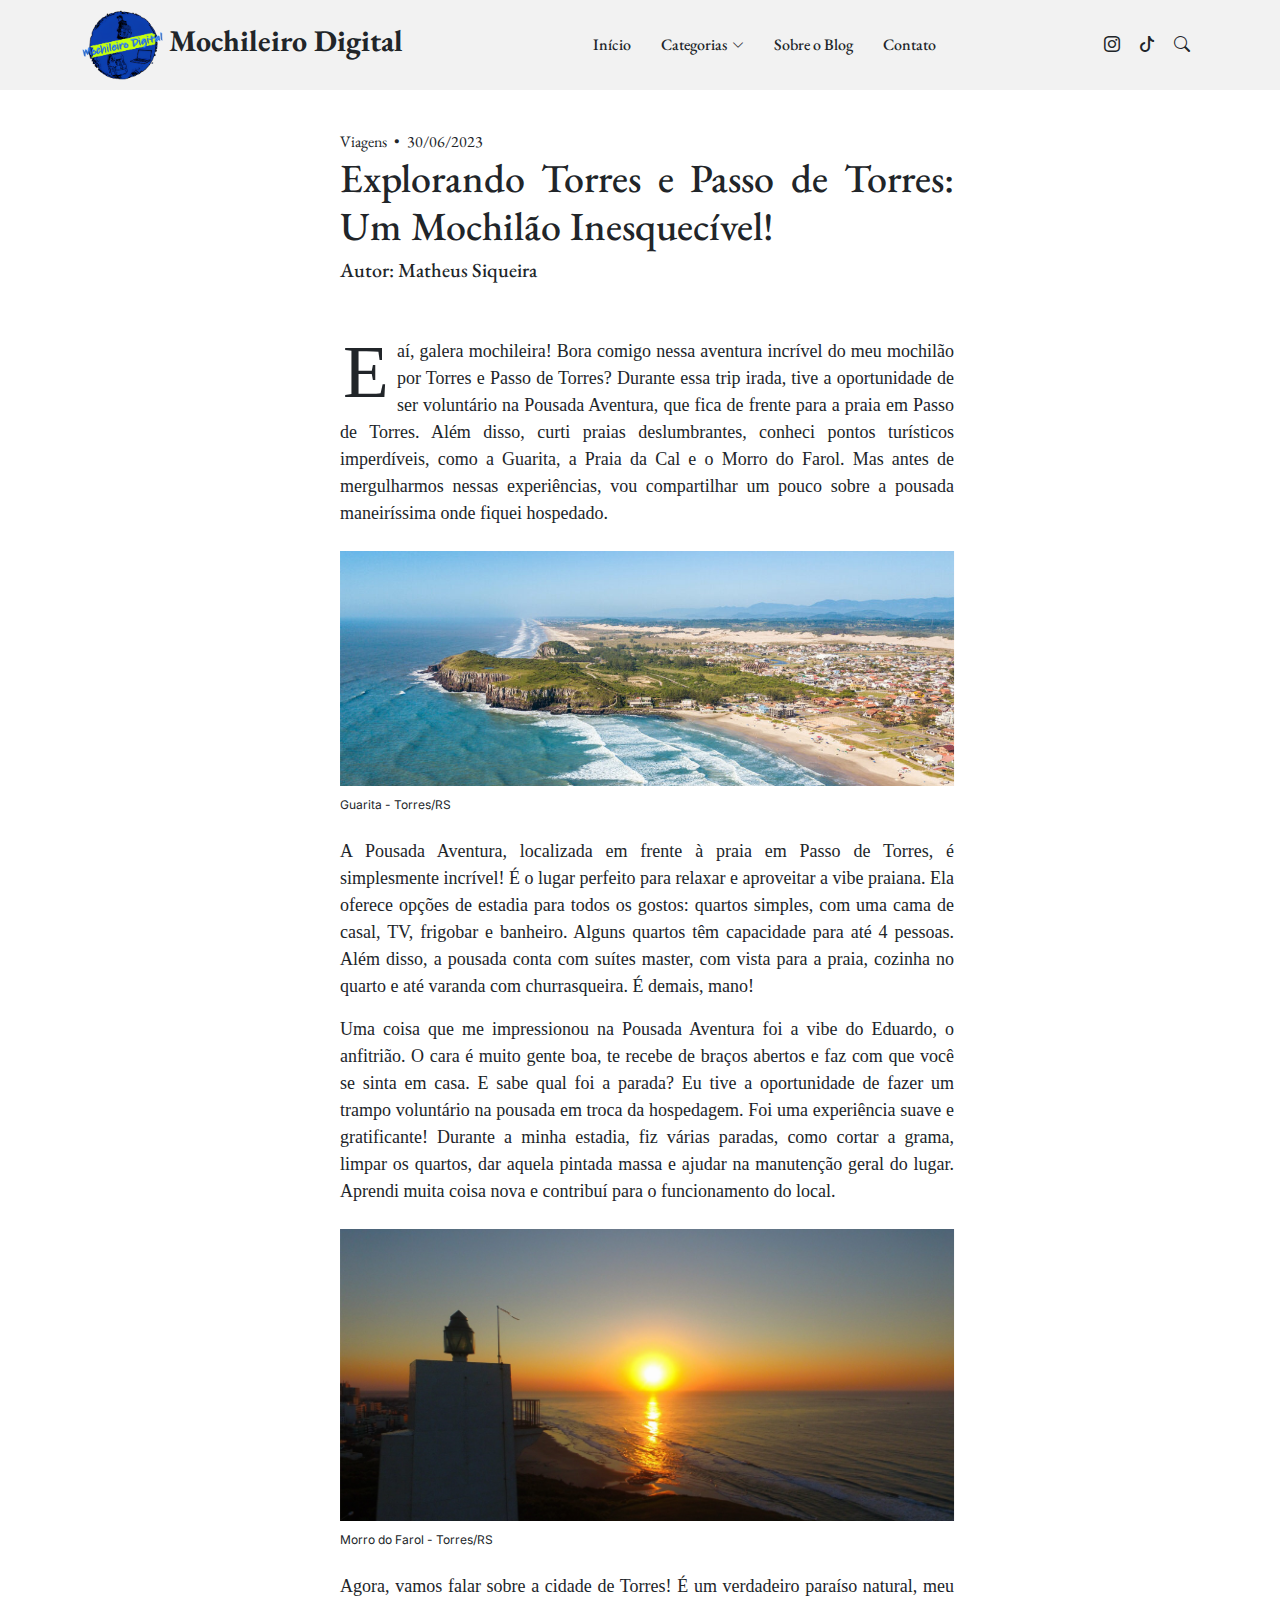
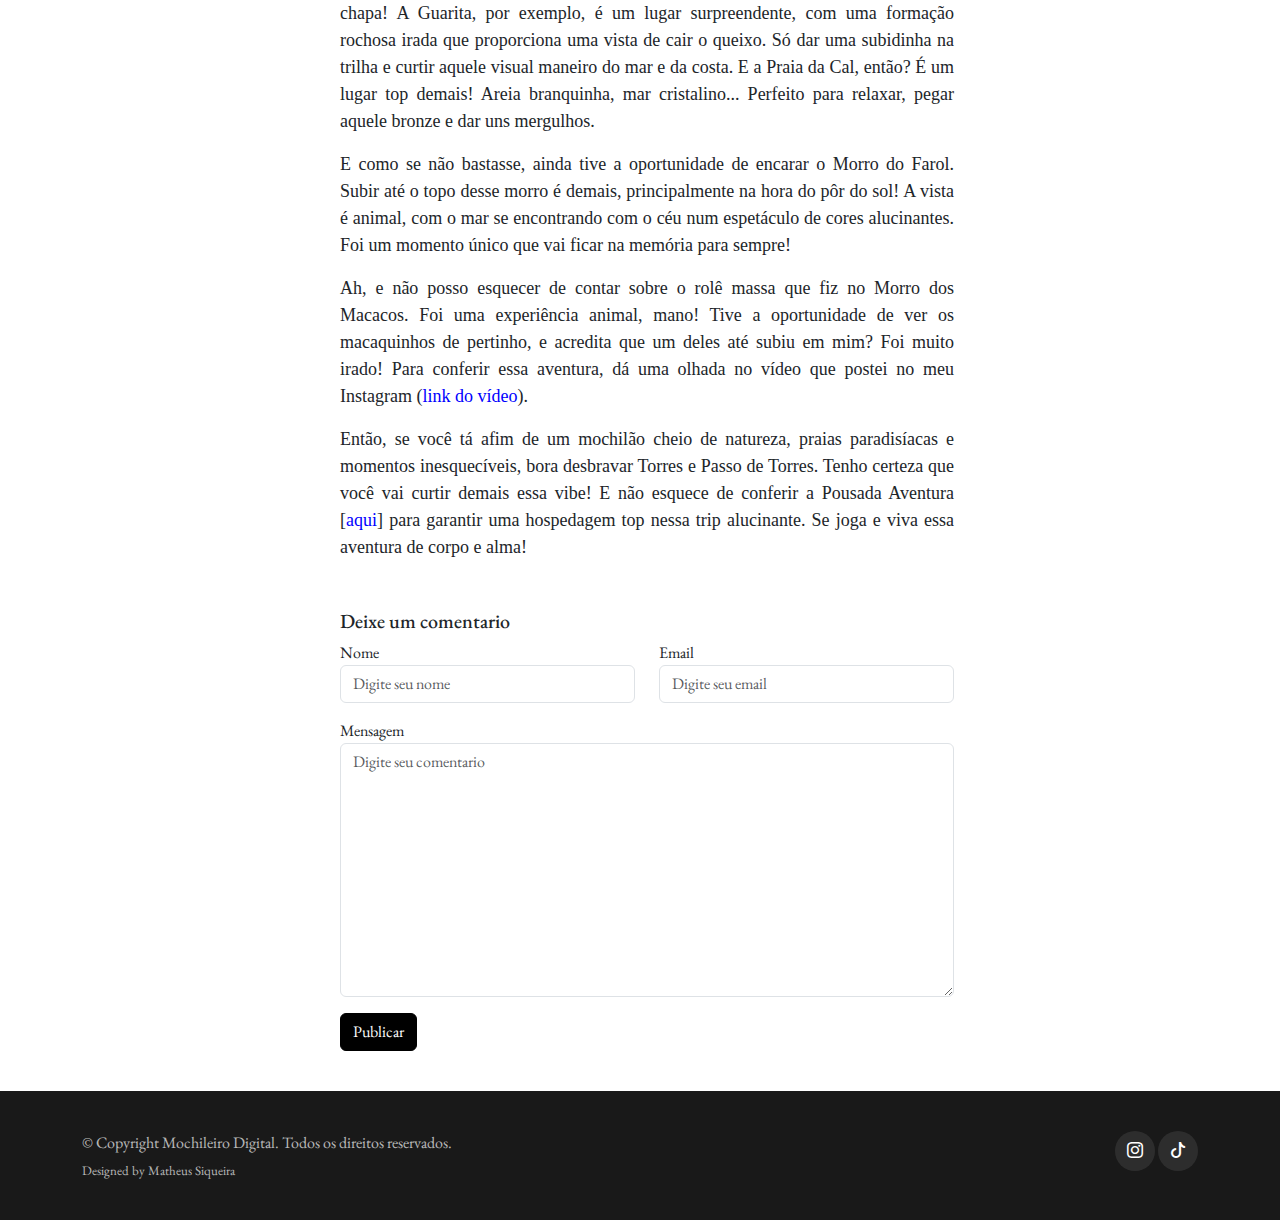
<file: single-post.html>
<!DOCTYPE html>
<html lang="en">

<head>
  <meta charset="utf-8">
  <meta content="width=device-width, initial-scale=1.0" name="viewport">

  <title>Mochileiro Digital</title>
  <meta content="" name="description">
  <meta content="" name="keywords">

  <!-- Favicons -->
  <link href="assets/img/logo.png" rel="icon">
  <link href="assets/img/logo.png" rel="apple-touch-icon">

  <!-- Google Fonts -->
  <link rel="preconnect" href="https://fonts.googleapis.com">
  <link rel="preconnect" href="https://fonts.gstatic.com" crossorigin>
  <link href="https://fonts.googleapis.com/css2?family=EB+Garamond:wght@400;500&family=Inter:wght@400;500&family=Playfair+Display:ital,wght@0,400;0,700;1,400;1,700&display=swap" rel="stylesheet">

  <!-- Vendor CSS Files -->
  <link href="assets/vendor/bootstrap/css/bootstrap.min.css" rel="stylesheet">
  <link href="assets/vendor/bootstrap-icons/bootstrap-icons.css" rel="stylesheet">
  <link href="assets/vendor/swiper/swiper-bundle.min.css" rel="stylesheet">
  <link href="assets/vendor/glightbox/css/glightbox.min.css" rel="stylesheet">
  <link href="assets/vendor/aos/aos.css" rel="stylesheet">

  <!-- Template Main CSS Files -->
  <link href="assets/css/variables.css" rel="stylesheet">
  <link href="assets/css/main.css" rel="stylesheet">

</head>

<body>

  <!-- ======= Header ======= -->
  <header id="header" class="header d-flex align-items-center fixed-top">
    <div class="container-fluid container-xl d-flex align-items-center justify-content-between">

      <a href="index.html" class="logo d-flex align-items-center">
        <!-- Uncomment the line below if you also wish to use an image logo -->
        <img src="assets/img/logo.png" alt="">
        <h1>Mochileiro Digital</h1>
      </a>

      <nav id="navbar" class="navbar">
        <ul>
          <li><a href="index.html">Início</a></li>
          <li class="dropdown"><a href="#"><span>Categorias</span> <i class="bi bi-chevron-down dropdown-indicator"></i></a>
            <ul>
              <li><a href="#">Viagem</a></li>
              <li><a href="#">Tecnologia</a></li>
            </ul>
          </li>
          <li><a href="about.html">Sobre o Blog</a></li>
          <li><a href="contact.html">Contato</a></li>
        </ul>
      </nav><!-- .navbar -->

      <div class="position-relative">
        <a href="#" class="mx-2"><span class="bi-instagram"></span></a>
        <a href="#" class="mx-2"><span class="bi-tiktok"></span></a>

        <a href="#" class="mx-2 js-search-open"><span class="bi-search"></span></a>
        <i class="bi bi-list mobile-nav-toggle"></i>

        <!-- ======= Search Form ======= -->
        <div class="search-form-wrap js-search-form-wrap">
          <form action="search-result.html" class="search-form">
            <span class="icon bi-search"></span>
            <input type="text" placeholder="Search" class="form-control">
            <button class="btn js-search-close"><span class="bi-x"></span></button>
          </form>
        </div><!-- End Search Form -->

      </div>

    </div>

  </header>
  <!-- End Header -->

  <main id="main">

    <section class="single-post-content">
      <div class="">
        <div class="row">
          <div class="col-md-9 post-content" data-aos="fade-up">

            <!-- ======= Single Post Content ======= -->
            <div class="single-post">
              <div class="post-meta"><span class="date">Viagens</span> <span class="mx-1">&bullet;</span> <span>30/06/2023</span></div>
              <h1>Explorando Torres e Passo de Torres: Um Mochilão Inesquecível!</h1>
              <h5>Autor: Matheus Siqueira</h5><br><br>
              <p class="texto-post"><span class="firstcharacter">E</span>aí, galera mochileira! Bora comigo nessa aventura incrível do meu mochilão por Torres e Passo de Torres? Durante essa trip irada, tive a oportunidade de ser voluntário na Pousada Aventura, que fica de frente para a praia em Passo de Torres. Além disso, curti praias deslumbrantes, conheci pontos turísticos imperdíveis, como a Guarita, a Praia da Cal e o Morro do Farol. Mas antes de mergulharmos nessas experiências, vou compartilhar um pouco sobre a pousada maneiríssima onde fiquei hospedado.</p>

              <figure class="my-4">
                <img src="assets/img/guarita.jpg" alt="" class="img-fluid">
                <figcaption>Guarita - Torres/RS </figcaption>
              </figure>
              <p class="texto-post">A Pousada Aventura, localizada em frente à praia em Passo de Torres, é simplesmente incrível! É o lugar perfeito para relaxar e aproveitar a vibe praiana. Ela oferece opções de estadia para todos os gostos: quartos simples, com uma cama de casal, TV, frigobar e banheiro. Alguns quartos têm capacidade para até 4 pessoas. Além disso, a pousada conta com suítes master, com vista para a praia, cozinha no quarto e até varanda com churrasqueira. É demais, mano!</p>
              <p class="texto-post">Uma coisa que me impressionou na Pousada Aventura foi a vibe do Eduardo, o anfitrião. O cara é muito gente boa, te recebe de braços abertos e faz com que você se sinta em casa. E sabe qual foi a parada? Eu tive a oportunidade de fazer um trampo voluntário na pousada em troca da hospedagem. Foi uma experiência suave e gratificante! Durante a minha estadia, fiz várias paradas, como cortar a grama, limpar os quartos, dar aquela pintada massa e ajudar na manutenção geral do lugar. Aprendi muita coisa nova e contribuí para o funcionamento do local.</p>
              <figure class="my-4">
                <img src="assets/img/farol.jpg" alt="" class="img-fluid">
                <figcaption>Morro do Farol - Torres/RS </figcaption>
              </figure>
              <p class="texto-post">Agora, vamos falar sobre a cidade de Torres! É um verdadeiro paraíso natural, meu chapa! A Guarita, por exemplo, é um lugar surpreendente, com uma formação rochosa irada que proporciona uma vista de cair o queixo. Só dar uma subidinha na trilha e curtir aquele visual maneiro do mar e da costa. E a Praia da Cal, então? É um lugar top demais! Areia branquinha, mar cristalino... Perfeito para relaxar, pegar aquele bronze e dar uns mergulhos.</p>
              <p class="texto-post">E como se não bastasse, ainda tive a oportunidade de encarar o Morro do Farol. Subir até o topo desse morro é demais, principalmente na hora do pôr do sol! A vista é animal, com o mar se encontrando com o céu num espetáculo de cores alucinantes. Foi um momento único que vai ficar na memória para sempre!</p>
              <p class="texto-post">Ah, e não posso esquecer de contar sobre o rolê massa que fiz no Morro dos Macacos. Foi uma experiência animal, mano! Tive a oportunidade de ver os macaquinhos de pertinho, e acredita que um deles até subiu em mim? Foi muito irado! Para conferir essa aventura, dá uma olhada no vídeo que postei no meu Instagram (<a class="link-visual" href="https://www.instagram.com/p/CuK5I_EADLk/">link do vídeo</a>).</p>
              <p class="texto-post">Então, se você tá afim de um mochilão cheio de natureza, praias paradisíacas e momentos inesquecíveis, bora desbravar Torres e Passo de Torres. Tenho certeza que você vai curtir demais essa vibe! E não esquece de conferir a Pousada Aventura [<a class="link-visual" href="https://pousadaaventura.com.br/">aqui</a>] para garantir uma hospedagem top nessa trip alucinante. Se joga e viva essa aventura de corpo e alma!</p>
            </div><!-- End Single Post Content -->

            <!-- ======= Comments ======= -->
            <!--<div class="comments">
              <h5 class="comment-title py-4">2 Comments</h5>
              <div class="comment d-flex mb-4">
                <div class="flex-shrink-0">
                  <div class="avatar avatar-sm rounded-circle">
                    <img class="avatar-img" src="assets/img/person-5.jpg" alt="" class="img-fluid">
                  </div>
                </div>
                <div class="flex-grow-1 ms-2 ms-sm-3">
                  <div class="comment-meta d-flex align-items-baseline">
                    <h6 class="me-2">Jordan Singer</h6>
                    <span class="text-muted">2d</span>
                  </div>
                  <div class="comment-body">
                    Lorem ipsum, dolor sit amet consectetur adipisicing elit. Non minima ipsum at amet doloremque qui magni, placeat deserunt pariatur itaque laudantium impedit aliquam eligendi repellendus excepturi quibusdam nobis esse accusantium.
                  </div>

                  <div class="comment-replies bg-light p-3 mt-3 rounded">
                    <h6 class="comment-replies-title mb-4 text-muted text-uppercase">2 replies</h6>

                    <div class="reply d-flex mb-4">
                      <div class="flex-shrink-0">
                        <div class="avatar avatar-sm rounded-circle">
                          <img class="avatar-img" src="assets/img/person-4.jpg" alt="" class="img-fluid">
                        </div>
                      </div>
                      <div class="flex-grow-1 ms-2 ms-sm-3">
                        <div class="reply-meta d-flex align-items-baseline">
                          <h6 class="mb-0 me-2">Brandon Smith</h6>
                          <span class="text-muted">2d</span>
                        </div>
                        <div class="reply-body">
                          Lorem ipsum dolor sit, amet consectetur adipisicing elit.
                        </div>
                      </div>
                    </div>
                    <div class="reply d-flex">
                      <div class="flex-shrink-0">
                        <div class="avatar avatar-sm rounded-circle">
                          <img class="avatar-img" src="assets/img/person-3.jpg" alt="" class="img-fluid">
                        </div>
                      </div>
                      <div class="flex-grow-1 ms-2 ms-sm-3">
                        <div class="reply-meta d-flex align-items-baseline">
                          <h6 class="mb-0 me-2">James Parsons</h6>
                          <span class="text-muted">1d</span>
                        </div>
                        <div class="reply-body">
                          Lorem ipsum dolor sit amet, consectetur adipisicing elit. Distinctio dolore sed eos sapiente, praesentium.
                        </div>
                      </div>
                    </div>
                  </div>
                </div>
              </div>
              <div class="comment d-flex">
                <div class="flex-shrink-0">
                  <div class="avatar avatar-sm rounded-circle">
                    <img class="avatar-img" src="assets/img/person-2.jpg" alt="" class="img-fluid">
                  </div>
                </div>
                <div class="flex-shrink-1 ms-2 ms-sm-3">
                  <div class="comment-meta d-flex">
                    <h6 class="me-2">Santiago Roberts</h6>
                    <span class="text-muted">4d</span>
                  </div>
                  <div class="comment-body">
                    Lorem ipsum dolor sit amet consectetur adipisicing elit. Iusto laborum in corrupti dolorum, quas delectus nobis porro accusantium molestias sequi.
                  </div>
                </div>
              </div>
            </div>-->
            
            <!-- End Comments -->

            <!-- ======= Comments Form ======= -->
            <div class="row justify-content-center mt-5">

              <div class="col-lg-12">
                <h5 class="comment-title">Deixe um comentario</h5>
                <div class="row">
                  <div class="col-lg-6 mb-3">
                    <label for="comment-name">Nome</label>
                    <input type="text" class="form-control" id="comment-name" placeholder="Digite seu nome">
                  </div>
                  <div class="col-lg-6 mb-3">
                    <label for="comment-email">Email</label>
                    <input type="text" class="form-control" id="comment-email" placeholder="Digite seu email">
                  </div>
                  <div class="col-12 mb-3">
                    <label for="comment-message">Mensagem</label>

                    <textarea class="form-control" id="comment-message" placeholder="Digite seu comentario" cols="30" rows="10"></textarea>
                  </div>
                  <div class="col-12">
                    <input type="submit" class="btn btn-primary" value="Publicar">
                  </div>
                </div>
              </div>
            </div><!-- End Comments Form -->

          </div>

          <!-- ======= Sidebar ======= -->

          <!--<div class="col-md-3">-->
            
            <!-- Video -->

            <!-- <div class="aside-block">
              <h3 class="aside-title">Video</h3>
              <div class="video-post">
                <a href="https://www.youtube.com/watch?v=AiFfDjmd0jU" class="glightbox link-video">
                  <span class="bi-play-fill"></span>
                  <img src="assets/img/post-landscape-5.jpg" alt="" class="img-fluid">
                </a>
              </div>
            </div>--> 
            
            <!-- End Video -->

          </div>
        </div>
      </div>
    </section>
  </main><!-- End #main -->

<!-- ======= Footer ======= -->
<footer id="footer" class="footer">

    

  <div class="footer-legal">
    <div class="container">

      <div class="row justify-content-between">
        <div class="col-md-6 text-center text-md-start mb-3 mb-md-0">
          <div class="copyright">
            © Copyright <strong><span>Mochileiro Digital.</span></strong> Todos os direitos reservados.
          </div>

          <div class="credits">
            Designed by Matheus Siqueira
          </div>

        </div>

        <div class="col-md-6">
          <div class="social-links mb-3 mb-lg-0 text-center text-md-end">
            <a href="#" class="instagram"><i class="bi bi-instagram"></i></a>
            <a href="#" class="linkedin"><i class="bi bi-tiktok"></i></a>
          </div>

        </div>

      </div>

    </div>
  </div>

</footer>

  <a href="#" class="scroll-top d-flex align-items-center justify-content-center"><i class="bi bi-arrow-up-short"></i></a>

  <!-- Vendor JS Files -->
  <script src="assets/vendor/bootstrap/js/bootstrap.bundle.min.js"></script>
  <script src="assets/vendor/swiper/swiper-bundle.min.js"></script>
  <script src="assets/vendor/glightbox/js/glightbox.min.js"></script>
  <script src="assets/vendor/aos/aos.js"></script>
  <script src="assets/vendor/php-email-form/validate.js"></script>

  <!-- Template Main JS File -->
  <script src="assets/js/main.js"></script>

</body>

</html>
</file>
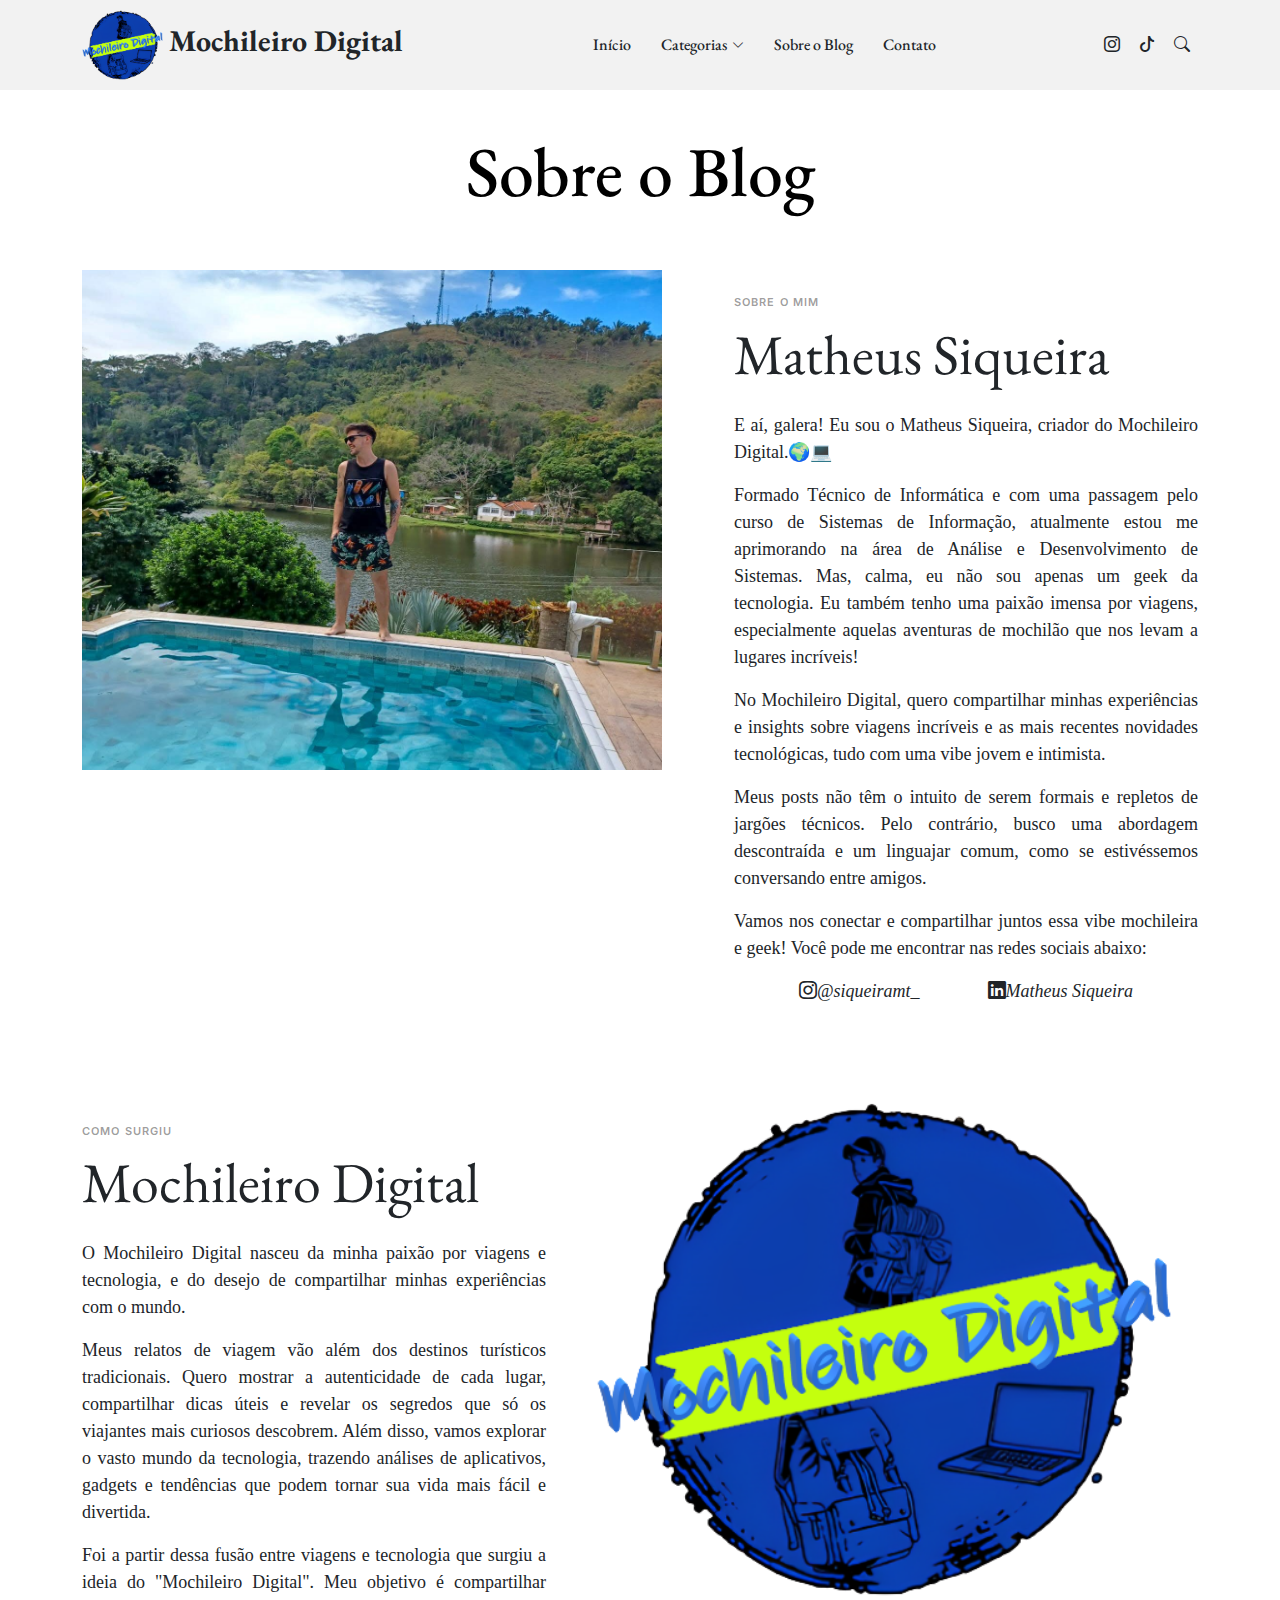
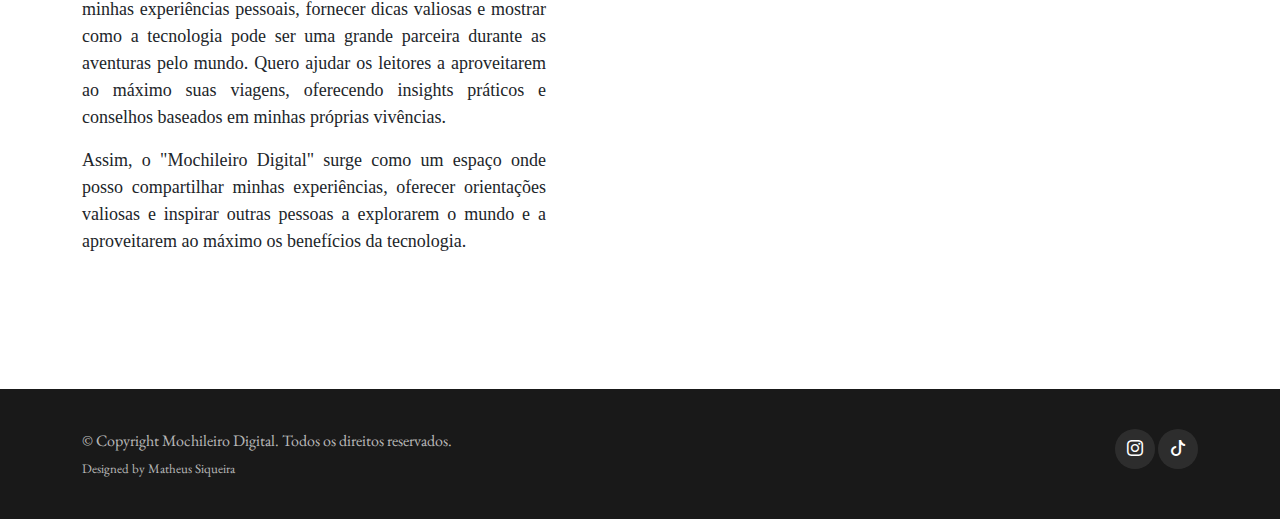
<file: sobre.html>
<!DOCTYPE html>
<html lang="en">

<head>
  <meta charset="utf-8">
  <meta content="width=device-width, initial-scale=1.0" name="viewport">

  <title>Mochileiro Digital</title>
  <meta content="" name="description">
  <meta content="" name="keywords">

  <!-- Favicons -->
  <link href="assets/img/logo.png" rel="icon">
  <link href="assets/img/logo.png" rel="apple-touch-icon">

  <!-- Google Fonts -->
  <link rel="preconnect" href="https://fonts.googleapis.com">
  <link rel="preconnect" href="https://fonts.gstatic.com" crossorigin>
  <link href="https://fonts.googleapis.com/css2?family=EB+Garamond:wght@400;500&family=Inter:wght@400;500&family=Playfair+Display:ital,wght@0,400;0,700;1,400;1,700&display=swap" rel="stylesheet">

  <!-- Vendor CSS Files -->
  <link href="assets/vendor/bootstrap/css/bootstrap.min.css" rel="stylesheet">
  <link href="assets/vendor/bootstrap-icons/bootstrap-icons.css" rel="stylesheet">
  <link href="assets/vendor/swiper/swiper-bundle.min.css" rel="stylesheet">
  <link href="assets/vendor/glightbox/css/glightbox.min.css" rel="stylesheet">
  <link href="assets/vendor/aos/aos.css" rel="stylesheet">

  <!-- Template Main CSS Files -->
  <link href="assets/css/variables.css" rel="stylesheet">
  <link href="assets/css/main.css" rel="stylesheet">

</head>

<body>

  <!-- ======= Header ======= -->
  <header id="header" class="header d-flex align-items-center fixed-top">
    <div class="container-fluid container-xl d-flex align-items-center justify-content-between">

      <a href="index.html" class="logo d-flex align-items-center">
        <!-- Uncomment the line below if you also wish to use an image logo -->
        <img src="assets/img/logo.png" alt="">
        <h1>Mochileiro Digital</h1>
      </a>

      <nav id="navbar" class="navbar">
        <ul>
          <li><a href="index.html">Início</a></li>
          <li class="dropdown"><a href="#"><span>Categorias</span> <i class="bi bi-chevron-down dropdown-indicator"></i></a>
            <ul>
              <li><a href="#">Viagem</a></li>
              <li><a href="#">Tecnologia</a></li>
            </ul>
          </li>
          <li><a href="sobre.html">Sobre o Blog</a></li>
          <li><a href="contato.html">Contato</a></li>
        </ul>
      </nav><!-- .navbar -->

      <div class="position-relative">
        <a href="#" class="mx-2"><span class="bi-instagram"></span></a>
        <a href="#" class="mx-2"><span class="bi-tiktok"></span></a>

        <a href="#" class="mx-2 js-search-open"><span class="bi-search"></span></a>
        <i class="bi bi-list mobile-nav-toggle"></i>

        <!-- ======= Search Form ======= -->
        <div class="search-form-wrap js-search-form-wrap">
          <form action="search-result.html" class="search-form">
            <span class="icon bi-search"></span>
            <input type="text" placeholder="Search" class="form-control">
            <button class="btn js-search-close"><span class="bi-x"></span></button>
          </form>
        </div><!-- End Search Form -->

      </div>

    </div>

  </header>
  <!-- End Header -->

  <main id="main">
    <section>
      <div class="container" data-aos="fade-up">
        <div class="row">
          <div class="col-lg-12 text-center mb-5">
            <h1 class="page-title">Sobre o Blog</h1>
          </div>
        </div>

        <div class="row mb-5">

          <div class="d-md-flex post-entry-2 half">
            <div class="me-4 thumbnail">
              <img src="assets/img/foto2.jpg" alt="" class="img-sobre">
            </div>
            <div class="ps-md-5 mt-4 mt-md-0">
              <div class="post-meta mt-4">Sobre o mim</div>
              <h2 class="mb-4 display-4">Matheus Siqueira</h2>

              <p class="texto-post">E aí, galera! Eu sou o Matheus Siqueira, criador do Mochileiro Digital.🌍💻</p>
              <p class="texto-post">Formado Técnico de Informática e com uma passagem pelo curso de Sistemas de Informação, atualmente estou me aprimorando na área de Análise e Desenvolvimento de Sistemas. Mas, calma, eu não sou apenas um geek da tecnologia. Eu também tenho uma paixão imensa por viagens, especialmente aquelas aventuras de mochilão que nos levam a lugares incríveis!</p>
              <p class="texto-post">No Mochileiro Digital, quero compartilhar minhas experiências e insights sobre viagens incríveis e as mais recentes novidades tecnológicas, tudo com uma vibe jovem e intimista.</p>
              <p class="texto-post">Meus posts não têm o intuito de serem formais e repletos de jargões técnicos. Pelo contrário, busco uma abordagem descontraída e um linguajar comum, como se estivéssemos conversando entre amigos. </p>
              <p class="texto-post">Vamos nos conectar e compartilhar juntos essa vibe mochileira e geek! Você pode me encontrar nas redes sociais abaixo:</p>
              <p>
              <i class="bi bi-instagram rede-social"><a href="https://www.instagram.com/siqueiramt_/" class="link">@siqueiramt_</a></i>
              <i class="bi bi-linkedin rede-social"><a href="https://www.linkedin.com/in/matheus-siqueira-755a4020a/" class="link">Matheus Siqueira</a></i>
              </p>
              
              
            </div>
          </div>

          <div class="d-md-flex post-entry-2 half mt-5">
            <div class="me-4 thumbnail order-2">
              <img src="assets/img/logo.png" alt="" class="img-sobre">
            </div>
            <div class="pe-md-5 mt-4 mt-md-0">
              <div class="post-meta mt-4">Como surgiu</div>
              <h2 class="mb-4 display-4">Mochileiro Digital</h2>

              <p class="texto-post">O Mochileiro Digital nasceu da minha paixão por viagens e tecnologia, e do desejo de compartilhar minhas experiências com o mundo.</p>
              <p class="texto-post">Meus relatos de viagem vão além dos destinos turísticos tradicionais. Quero mostrar a autenticidade de cada lugar, compartilhar dicas úteis e revelar os segredos que só os viajantes mais curiosos descobrem. Além disso, vamos explorar o vasto mundo da tecnologia, trazendo análises de aplicativos, gadgets e tendências que podem tornar sua vida mais fácil e divertida.</p>
              <p class="texto-post">Foi a partir dessa fusão entre viagens e tecnologia que surgiu a ideia do "Mochileiro Digital". Meu objetivo é compartilhar minhas experiências pessoais, fornecer dicas valiosas e mostrar como a tecnologia pode ser uma grande parceira durante as aventuras pelo mundo. Quero ajudar os leitores a aproveitarem ao máximo suas viagens, oferecendo insights práticos e conselhos baseados em minhas próprias vivências.</p>
              <p class="texto-post">Assim, o "Mochileiro Digital" surge como um espaço onde posso compartilhar minhas experiências, oferecer orientações valiosas e inspirar outras pessoas a explorarem o mundo e a aproveitarem ao máximo os benefícios da tecnologia.</p>
            </div>
          </div>

        </div>

      </div>
    </section>

  </main><!-- End #main -->

  <!-- ======= Footer ======= -->
  <footer id="footer" class="footer">

    

    <div class="footer-legal">
      <div class="container">

        <div class="row justify-content-between">
          <div class="col-md-6 text-center text-md-start mb-3 mb-md-0">
            <div class="copyright">
              © Copyright <strong><span>Mochileiro Digital.</span></strong> Todos os direitos reservados.
            </div>

            <div class="credits">
              Designed by Matheus Siqueira
            </div>

          </div>

          <div class="col-md-6">
            <div class="social-links mb-3 mb-lg-0 text-center text-md-end">
              <a href="#" class="instagram"><i class="bi bi-instagram"></i></a>
              <a href="#" class="linkedin"><i class="bi bi-tiktok"></i></a>
            </div>

          </div>

        </div>

      </div>
    </div>

  </footer>

  <a href="#" class="scroll-top d-flex align-items-center justify-content-center"><i class="bi bi-arrow-up-short"></i></a>

  <!-- Vendor JS Files -->
  <script src="assets/vendor/bootstrap/js/bootstrap.bundle.min.js"></script>
  <script src="assets/vendor/swiper/swiper-bundle.min.js"></script>
  <script src="assets/vendor/glightbox/js/glightbox.min.js"></script>
  <script src="assets/vendor/aos/aos.js"></script>
  <script src="assets/vendor/php-email-form/validate.js"></script>

  <!-- Template Main JS File -->
  <script src="assets/js/main.js"></script>

</body>

</html>
</file>
<file: assets/css/variables.css>
/**
* Template Name: ZenBlog
* File: variables.css
* Description: Easily customize colors, typography, and other repetitive properties used in the template main stylesheet file main.css
* 
* Template URL: https://bootstrapmade.com/zenblog-bootstrap-blog-template/
* Author: BootstrapMade.com
* License: https://bootstrapmade.com/license/
* 
* Contents:
* 1. ZenBlog template variables 
* 2. Override default Bootstrap variables
* 3. Set color and background class names
*
* Learn more about CSS variables at https://developer.mozilla.org/en-US/docs/Web/CSS/Using_CSS_custom_properties
*/

/*--------------------------------------------------------------
# 1. ZenBlog template variables 
--------------------------------------------------------------*/
:root {

  /* Fonts */
  --font-default: 'EB Garamond', system-ui, -apple-system, "Segoe UI", Roboto, "Helvetica Neue", Arial, "Noto Sans", "Liberation Sans", sans-serif, "Apple Color Emoji", "Segoe UI Emoji", "Segoe UI Symbol", "Noto Color Emoji";
  --font-primary: 'EB Garamond', serif; /*'Playfair Display', serif;*/
  --font-secondary: 'Inter', sans-serif;

  /* Colors */
  /* The *-rgb color names are simply the RGB converted value of the corresponding color for use in the rgba() function */

  /* Default text color */
  --color-default: #212529;
  --color-default-rgb: 33, 37, 41;

  /* Defult links color */
  --color-links: #212529;
  --color-links-hover: #15171a;

  /* Primay colors */
  --color-primary: #212529;
  --color-primary-light: #26282c;
  --color-primary-dark: #0b0c0e;

  --color-primary-rgb: 33, 37, 41;
  --color-primary-light-rgb: 38, 40, 44;
  --color-primary-dark-rgb: 11, 12, 14;

  /* Secondary colors */
  --color-secondary: #596d80;
  --color-secondary-light: #8498aa;
  --color-secondary-dark: #404f5c;

  --color-secondary-rgb: 89, 109, 128;
  --color-secondary-light-rgb: 132, 152, 170;
  --color-secondary-dark-rgb: 64, 79, 92;

  /* General colors */
  --color-blue: #0d6efd;
  --color-blue-rgb: 13, 110, 253;

  --color-indigo: #6610f2;
  --color-indigo-rgb: 102, 16, 242;

  --color-purple: #6f42c1;
  --color-purple-rgb: 111, 66, 193;
  
  --color-pink: #f3268c;
  --color-pink-rgb: 243, 38, 140;

  --color-red: #df1529;
  --color-red-rgb: 223, 21, 4;

  --color-orange: #fd7e14;
  --color-orange-rgb: 253, 126, 20;

  --color-yellow: #ffc107;
  --color-yellow-rgb: 255, 193, 7;

  --color-green: #059652;
  --color-green-rgb: 5, 150, 82;

  --color-teal: #20c997;
  --color-teal-rgb: 32, 201, 151;

  --color-cyan: #0dcaf0;
  --color-cyan-rgb: 13, 202, 240;

  --color-white: #ffffff;
  --color-white-rgb: 255, 255, 255;

  --color-gray: #6c757d;
  --color-gray-rgb: 108, 117, 125;

  --color-black: #000000;
  --color-black-rgb: 0, 0, 0;
}

/*--------------------------------------------------------------
# 2. Override default Bootstrap variables
--------------------------------------------------------------*/
:root {
  --bs-blue: var(--color-blue);
  --bs-indigo: var(--color-indigo);
  --bs-purple: var(--color-purple);
  --bs-pink: var(--color-pink);
  --bs-red: var(--color-red);
  --bs-orange: var(--color-orange);
  --bs-yellow: var(--color-yellow);
  --bs-green: var(--color-green);
  --bs-teal: var(--color-teal);
  --bs-cyan: var(--color-cyan);
  --bs-white: var(--color-white);
  --bs-gray: var(--color-gray);
  --bs-gray-dark: #343a40;
  --bs-gray-100: #f8f9fa;
  --bs-gray-200: #e9ecef;
  --bs-gray-300: #dee2e6;
  --bs-gray-400: #ced4da;
  --bs-gray-500: #adb5bd;
  --bs-gray-600: #6c757d;
  --bs-gray-700: #495057;
  --bs-gray-800: #343a40;
  --bs-gray-900: #212529;
  --bs-primary: var(--color-blue);
  --bs-secondary: var(--color-blue);
  --bs-success: #198754;
  --bs-info: #0dcaf0;
  --bs-warning: #ffc107;
  --bs-danger: #dc3545;
  --bs-light: #f8f9fa;
  --bs-dark: #212529;
  --bs-primary-rgb: var(--color-primary-rgb);
  --bs-secondary-rgb: var(--color-secondary-rgb);
  --bs-success-rgb: 25, 135, 84;
  --bs-info-rgb: 13, 202, 240;
  --bs-warning-rgb: 255, 193, 7;
  --bs-danger-rgb: 220, 53, 69;
  --bs-light-rgb: 248, 249, 250;
  --bs-dark-rgb: 33, 37, 41;
  --bs-white-rgb: var(--color-white-rgb);
  --bs-black-rgb: var(--color-black-rgb);
  --bs-body-color-rgb: var(--color-default-rgb);
  --bs-body-bg-rgb: 255, 255, 255;
  --bs-font-sans-serif: var(--font-default);
  --bs-font-monospace: SFMono-Regular, Menlo, Monaco, Consolas, "Liberation Mono", "Courier New", monospace;
  --bs-gradient: linear-gradient(180deg, rgba(255, 255, 255, 0.15), rgba(255, 255, 255, 0));
  --bs-body-font-family: var(--font-default);
  --bs-body-font-size: 1rem;
  --bs-body-font-weight: 400;
  --bs-body-line-height: 1.5;
  --bs-body-color: var(--color-default);
  --bs-body-bg: #fff;
}

/*--------------------------------------------------------------
# 3. Set color and background class names
--------------------------------------------------------------*/
/* Fonts */
.font-default { font-family: var(--font-default) !important; }
.font-primary { font-family: var(--font-primary) !important;}
.font-secondary { font-family: var(--font-secondary) !important; }

/* Text Colors */
.color-default { color: var(--color-default) !important; }
.color-links { color: var(--color-links) !important; }
.color-links:hover { color: var(--color-links-hover) !important; }
.color-primary { color: var(--color-primary) !important; }
.color-primary-light { color: var(--color-primary-light) !important; }
.color-primary-dark { color: var(--color-primary-dark) !important; }
.color-secondary { color: var(--color-secondary) !important; }
.color-secondary-light { color: var(--color-secondary-light) !important; }
.color-secondary-dark { color: var(--color-secondary-dark) !important; }
.color-blue { color: var(--color-blue) !important; }
.color-indigo { color: var(--color-indigo) !important; }
.color-purple { color: var(--color-purple) !important; }
.color-pink { color: var(--color-pink) !important; }
.color-red { color: var(--color-red) !important; }
.color-orange { color: var(--color-orange) !important; }
.color-yellow { color: var(--color-yellow) !important; }
.color-green { color: var(--color-green) !important; }
.color-teal { color: var(--color-teal) !important; }
.color-cyan { color: var(--color-cyan) !important; }
.color-white { color: var(--color-white) !important; }
.color-gray { color: var(--color-gray) !important; }
.color-black { color: var(--color-black) !important; }

/* Background Colors */
.bg-default { background-color: var(--color-default) !important; }
.bg-primary { background-color: var(--color-primary) !important; }
.bg-primary-light { background-color: var(--color-primary-light) !important; }
.bg-primary-dark { background-color: var(--color-primary-dark) !important; }
.bg-secondary { background-color: var(--color-secondary) !important; }
.bg-secondary-light { background-color: var(--color-secondary-light) !important; }
.bg-secondary-dark { background-color: var(--color-secondary-dark) !important; }
.bg-blue { background-color: var(--color-blue) !important; }
.bg-indigo { background-color: var(--color-indigo) !important; }
.bg-purple { background-color: var(--color-purple) !important; }
.bg-pink { background-color: var(--color-pink) !important; }
.bg-red { background-color: var(--color-red) !important; }
.bg-orange { background-color: var(--color-orange) !important; }
.bg-yellow { background-color: var(--color-yellow) !important; }
.bg-green { background-color: var(--color-green) !important; }
.bg-teal { background-color: var(--color-teal) !important; }
.bg-cyan { background-color: var(--color-cyan) !important; }
.bg-white { background-color: var(--color-white) !important; }
.bg-gray { background-color: var(--color-gray) !important; }
.bg-black { background-color: var(--color-black) !important; }
</file>
<file: assets/css/main.css>
/*--------------------------------------------------------------
# General
--------------------------------------------------------------*/
:root {
  scroll-behavior: smooth;
}

body {
  color: rgba(var(--color-primary-rgb), 1);
}

a {
  color: var(--color-links);
  text-decoration: none;
}

a:hover {
  color: var(--color-links-hover);
  text-decoration: none;
}

.link:hover{
  color: rgb(55, 0, 255);
  text-decoration: underline;
}

.link-visual{
  color: blue;
}

.texto-post{
  font-size: 18px;
  font-family: Calibri;
  text-align: justify;
}

.rede-social{
  font-size: 18px;
  font-family: Calibri;
  padding-left: 65px;

}

@media (max-width: 700px){
  .rede-social{
    padding-left: 20px;
  }

  .img-sobre{
    max-width: 330px;
    max-height: 300px;
    
  }
}


h1,
h2,
h3,
h4,
h5,
h6 {
  font-family: var(--font-primary);
}

#main {
  margin-top: 90px;
}

.img-sobre{
  width: 580px;
  height: 500px;
}

/*--------------------------------------------------------------
# Sections & Section Header
--------------------------------------------------------------*/
section {
  padding: 40px 0;
  overflow: hidden;
}

.section-header {
  border-bottom: 2px solid var(--color-black);
}

.section-header h2 {
  font-size: 50px;
  color: var(--color-black);
}

.section-header p {
  margin-bottom: 0;
}

/*--------------------------------------------------------------
# Scroll top button
--------------------------------------------------------------*/
.scroll-top {
  position: fixed;
  visibility: hidden;
  opacity: 0;
  right: 15px;
  bottom: 15px;
  z-index: 99999;
  background: var(--color-primary);
  width: 40px;
  height: 40px;
  border-radius: 4px;
  transition: all 0.4s;
}

.scroll-top i {
  font-size: 24px;
  color: #fff;
  line-height: 0;
}

.scroll-top:hover {
  background: rgba(var(--color-primary-rgb), 0.8);
  color: #fff;
}

.scroll-top.active {
  visibility: visible;
  opacity: 1;
}

/*--------------------------------------------------------------
# Page title
--------------------------------------------------------------*/
.page-title {
  font-size: 70px;
  color: var(--color-black);
}

/* Form Input Fieldds */
.form-control:active,
.form-control:focus {
  outline: none;
  box-shadow: none;
  border-color: var(--color-black);
}

.btn:active,
.btn:focus {
  outline: none;
}

.btn.btn-primary {
  background-color: var(--color-black);
  color: var(--color-white);
  border-color: var(--color-black);
}

/*--------------------------------------------------------------
# Header
--------------------------------------------------------------*/
.header {
  height: 90px;
  transition: all 0.5s;
  z-index: 997;
  background: #f2f2f2;
}

.header.sticked {
  height: 70px;
}

.header .logo img {
  max-height: 70px;
  margin-right: 6px;
}

.header .logo h1 {
  font-size: 30px;
  font-weight: 700;
  color: var(--color-default);
  font-family: var(--font-primary);
}

.search-form-wrap {
  position: absolute;
  right: 0;
  top: 0;
  z-index: 9;
  transition: 0.3s all ease;
  visibility: hidden;
  opacity: 0;
}

.search-form-wrap .search-form {
  position: relative;
}

.search-form-wrap .search-form .form-control {
  width: 300px;
  border: none;
  box-shadow: 0 15px 20px -10px rgba(var(--color-black-rgb), 0.1);
  padding-left: 40px;
  padding-right: 40px;
}

.search-form-wrap .search-form .form-control:active,
.search-form-wrap .search-form .form-control:focus {
  outline: none;
  box-shadow: none;
}

.search-form-wrap .search-form .icon {
  position: absolute;
  left: 0;
  top: 7px;
  opacity: 0.5;
  left: 10px;
}

.search-form-wrap .search-form .btn {
  position: absolute;
  top: 2px;
  right: 4px;
  padding: 0;
  margin: 0;
  line-height: 1;
  font-size: 30px;
}

.search-form-wrap .search-form .btn:active,
.search-form-wrap .search-form .btn:focus {
  outline: none;
  box-shadow: none;
}

.search-form-wrap.active {
  visibility: visible;
  opacity: 1;
}

section {
  scroll-margin-top: 70px;
}

/*--------------------------------------------------------------
# Desktop Navigation 
--------------------------------------------------------------*/
@media (min-width: 1280px) {
  .navbar {
    padding: 0;
  }

  .navbar ul {
    margin: 0;
    padding: 0;
    display: flex;
    list-style: none;
    align-items: center;
  }

  .navbar li {
    position: relative;
  }

  .navbar a,
  .navbar a:focus {
    display: flex;
    align-items: center;
    justify-content: space-between;
    padding: 10px 0 10px 30px;
    font-family: var(--font-default);
    font-size: 16px;
    font-weight: 500;
    color: rgba(var(--color-default-rgb), 1);
    white-space: nowrap;
    transition: 0.3s;
  }

  .navbar a i,
  .navbar a:focus i {
    font-size: 12px;
    line-height: 0;
    margin-left: 5px;
  }

  .navbar a:hover,
  .navbar .active,
  .navbar .active:focus,
  .navbar li:hover>a {
    color: var(--color-default);
  }

  .navbar .getstarted,
  .navbar .getstarted:focus {
    background: var(--color-primary);
    padding: 8px 20px;
    margin-left: 30px;
    border-radius: 4px;
    color: var(--color-white);
  }

  .navbar .getstarted:hover,
  .navbar .getstarted:focus:hover {
    color: var(--color-white);
    background: rgba(var(--color-primary-rgb), 0.8);
  }

  .navbar .dropdown ul {
    display: block;
    position: absolute;
    left: 14px;
    top: calc(100% + 30px);
    margin: 0;
    padding: 10px 0;
    z-index: 99;
    opacity: 0;
    visibility: hidden;
    background: var(--color-white);
    box-shadow: 0px 0px 30px rgba(127, 137, 161, 0.25);
    transition: 0.3s;
    border-radius: 4px;
  }

  .navbar .dropdown ul li {
    min-width: 200px;
  }

  .navbar .dropdown ul a {
    padding: 10px 20px;
    font-size: 15px;
    text-transform: none;
    font-weight: 400;
  }

  .navbar .dropdown ul a i {
    font-size: 12px;
  }

  .navbar .dropdown ul a:hover,
  .navbar .dropdown ul .active:hover,
  .navbar .dropdown ul li:hover>a {
    color: var(--color-primary);
  }

  .navbar .dropdown:hover>ul {
    opacity: 1;
    top: 100%;
    visibility: visible;
  }

  .navbar .dropdown .dropdown ul {
    top: 0;
    left: calc(100% - 30px);
    visibility: hidden;
  }

  .navbar .dropdown .dropdown:hover>ul {
    opacity: 1;
    top: 0;
    left: 100%;
    visibility: visible;
  }
}

@media (min-width: 1280px) and (max-width: 1366px) {
  .navbar .dropdown .dropdown ul {
    left: -90%;
  }

  .navbar .dropdown .dropdown:hover>ul {
    left: -100%;
  }
}

.mobile-nav-toggle {
  display: none;
}

/*--------------------------------------------------------------
# Mobile Navigation
--------------------------------------------------------------*/
@media (max-width: 1279px) {
  .navbar {
    padding: 0;
    z-index: 9997;
  }

  .navbar ul {
    display: none;
    position: absolute;
    inset: 55px 15px 15px 15px;
    padding: 10px 0;
    margin: 0;
    border-radius: 10px;
    background-color: var(--color-white);
    overflow-y: auto;
    transition: 0.3s;
    z-index: 9998;
  }

  .navbar a,
  .navbar a:focus {
    display: flex;
    align-items: center;
    justify-content: space-between;
    padding: 10px 20px;
    font-family: var(--font-primary);
    font-size: 15px;
    font-weight: 600;
    color: var(--color-primary);
    white-space: nowrap;
    transition: 0.3s;
  }

  .navbar a i,
  .navbar a:focus i {
    font-size: 12px;
    line-height: 0;
    margin-left: 5px;
  }

  .navbar a:hover,
  .navbar .active,
  .navbar .active:focus,
  .navbar li:hover>a {
    color: var(--color-primary);
  }

  .navbar .dropdown ul,
  .navbar .dropdown .dropdown ul {
    position: static;
    display: none;
    z-index: 99;
    padding: 10px 0;
    margin: 10px 20px;
    background: var(--color-white);
    transition: all 0.5s ease-in-out;
    box-shadow: 0px 0px 30px rgba(var(--color-black-rgb), 0.1);
  }

  .navbar .dropdown>.dropdown-active,
  .navbar .dropdown .dropdown>.dropdown-active {
    display: block;
  }

  .mobile-nav-toggle {
    display: inline-block;
    color: var(--color-secondary);
    font-size: 28px;
    cursor: pointer;
    line-height: 0;
    transition: 0.5s;
  }

  .mobile-nav-toggle.bi-x {
    color: var(--color-black);
  }

  .mobile-nav-active {
    overflow: hidden;
  }

  .mobile-nav-active .mobile-nav-toggle {
    position: fixed;
    top: 15px;
    right: 15px;
    z-index: 9999;
    color: var(--color-white);
  }

  .mobile-nav-active .navbar {
    position: fixed;
    overflow: hidden;
    inset: 0;
    background: rgba(var(--color-black-rgb), 0.6);
    transition: 0.3s;
  }

  .mobile-nav-active .navbar>ul {
    display: block;
  }
}

/*--------------------------------------------------------------
# Posts
--------------------------------------------------------------*/
.post-section {
  padding-bottom: 60px;
}

.post-tab-content {
  display: none;
}

.post-tab-content.active {
  display: flex;
}

.post-item {
  width: 50%;
  padding:20px 15px;
  display: flex;
  align-items: center;
  justify-content: space-between;
  position: relative;
}

.post-item::after {
  content: '';
  position: absolute;
  left: 15px;
  right: 15px;
  bottom:0;
  border-bottom:2px dashed var(--dark-light);
}

.post-item-title {
  display: flex;
  align-items: center;
  max-width: calc(100% - 80px);
}

.post-item-title h3{
  font-size: 16px;
  
}

.post-item-title h3:hover{
  text-decoration: underline;
  color: rgb(49, 49, 179);
}

.post-item-title img{
  max-width: 200px;
  margin-right: 15px;
}

.post-item-data{
  font-size: 16px;
  font-weight: 500;
  transition: color 0.3s ease;
}


@media (max-width: 768px) {
  .custom-border {
    border: none !important;
  }
}

.author .photo {
  margin-right: 10px;
}

.author .photo img {
  width: 40px;
  border-radius: 50%;
  margin-bottom: 0;
}

.author .name h3 {
  margin: 0;
  padding: 0;
  font-size: 15px;
  font-family: var(--font-secondary);
}

.trending {
  border: 1px solid rgba(var(--color-black-rgb), 0.1);
}

.trending>h3 {
  color: var(--color-black);
  padding: 20px;
  border-bottom: 1px solid rgba(var(--color-black-rgb), 0.1);
}

.trending .trending-post {
  padding: 0;
  margin: 0;
}

.trending .trending-post li {
  padding: 0;
  margin: 0;
  list-style: none;
  display: block;
}

.trending .trending-post li a {
  display: block;
  padding: 20px;
  border-bottom: 1px solid rgba(var(--color-black-rgb), 0.1);
  position: relative;
  overflow: hidden;
}

.trending .trending-post li a .number {
  position: absolute;
  z-index: -1;
  font-size: 5rem;
  left: -10px;
  top: -20px;
  font-weight: 700;
  color: rgba(var(--color-black-rgb), 0.05);
}

.trending .trending-post li a h3 {
  font-size: 18px;
  color: rgba(var(--color-black-rgb), 0.9);
}

.trending .trending-post li a .author {
  color: rgba(var(--color-black-rgb), 0.7);
  font-weight: 500;
}

.trending .trending-post li a:hover h3 {
  color: rgba(var(--color-black-rgb), 1);
}

.trending .trending-post li:last-child a {
  border-bottom: none;
}

.post-entry-2 {
  margin-bottom: 30px;
}

.post-entry-2 .post-meta {
  font-size: 11px;
  letter-spacing: 0.07rem;
  text-transform: uppercase;
  font-weight: 600;
  font-family: var(--font-secondary);
  color: rgba(var(--color-black-rgb), 0.4);
  margin-bottom: 10px;
}

.post-entry-2 .author {
  color: rgba(var(--color-black-rgb), 0.7);
  font-weight: 500;
  margin-bottom: 20px;
  display: block;
}

.post-entry-2 .thumbnail {
  flex: 0 0 65%;
}

@media (max-width: 960px) {
  .post-entry-2 .thumbnail {
    flex: 0 0 100%;
    margin-bottom: 20px;
  }
}

.post-entry-2.half .thumbnail {
  flex: 0 0 50%;
}

@media (max-width: 768px) {
  .post-entry-2.half .thumbnail {
    flex: 0 0 100%;
    margin-bottom: 20px;
  }
}

.post-entry-2.small-img .thumbnail {
  flex: 0 0 30%;
}

@media (max-width: 768px) {
  .post-entry-2.small-img .thumbnail {
    flex: 0 0 100%;
    margin-bottom: 20px;
  }
}

.img-bg {
  height: 500px;
  background-size: cover;
  background-repeat: no-repeat;
  position: relative;
  background-position: center center;
}

@media (max-width: 768px) {
  .img-bg {
    height: 400px;
  }
}

.img-bg:before {
  position: absolute;
  content: "";
  background: rgb(0, 0, 0);
  background: linear-gradient(0deg, rgb(0, 0, 0) 0%, rgba(0, 0, 0, 0) 100%);
  opacity: 0.5;
  bottom: 0;
  left: 0;
  right: 0;
  z-index: 1;
  top: 0;
}

.img-bg .img-bg-inner {
  position: relative;
  z-index: 2;
  max-width: 700px;
  position: relative;
  padding-left: 100px;
  padding-right: 100px;
  margin-bottom: 50px;
}

@media (max-width: 768px) {
  .img-bg .img-bg-inner {
    padding-left: 30px;
    padding-right: 30px;
    margin-bottom: 50px;
  }
}

.img-bg .img-bg-inner h2,
.img-bg .img-bg-inner p {
  color: var(--color-white);
}

@media (max-width: 500px) {
  .img-bg .img-bg-inner p {
    display: none;
  }
}

.custom-swiper-button-next,
.custom-swiper-button-prev {
  position: absolute;
  top: 50%;
  transform: translateY(-50%);
  z-index: 9;
}

@media (max-width: 768px) {

  .custom-swiper-button-next,
  .custom-swiper-button-prev {
    display: none;
  }
}

.custom-swiper-button-next span,
.custom-swiper-button-prev span {
  font-size: 20px;
  color: rgba(var(--color-white-rgb), 0.7);
  transition: 0.3s all ease;
}

.custom-swiper-button-next:hover span,
.custom-swiper-button-next:focus span,
.custom-swiper-button-prev:hover span,
.custom-swiper-button-prev:focus span {
  color: rgba(var(--color-white-rgb), 1);
}

.custom-swiper-button-next {
  right: 40px;
}

.custom-swiper-button-prev {
  left: 40px;
}

.swiper-pagination .swiper-pagination-bullet {
  background-color: rgba(var(--color-white-rgb), 0.8);
}

.swiper-pagination .swiper-pagination-bullet-active {
  background-color: rgba(var(--color-white-rgb), 1);
}

.more {
  font-family: var(--font-secondary);
  text-transform: uppercase;
  font-size: 12px;
  font-weight: 500;
  position: relative;
  display: inline-block;
  padding-bottom: 5px;
}

.more:before {
  content: "";
  position: absolute;
  height: 2px;
  left: 0;
  right: 0;
  bottom: 0;
  background: var(--color-black);
}

.post-content {
  padding-left: 27%;
  text-align: justify;
}

@media (max-width: 768px) {
  .post-content {
    padding-left: 15px;
    padding-right: 15px;
  }
}

.post-content .firstcharacter {
  float: left;
  font-family: Georgia;
  font-size: 75px;
  line-height: 60px;
  padding-top: 4px;
  padding-right: 8px;
  padding-left: 3px;
}

.post-content figure {
  position: relative;
  left: 50%;
  transform: translateX(-50%);
}

@media (max-width: 1255px) {
  .post-content figure {
    min-width: auto;
    left: auto !important;
    transform: none;
  }
}

.post-content figure figcaption {
  font-family: var(--font-secondary);
  font-size: 12px;
  padding: 10px 0 0 0;
}

.aside-title,
.category-title {
  text-transform: uppercase;
  letter-spacing: 0.1rem;
  font-size: 14px;
  font-weight: 700;
  margin-bottom: 30px;
  border-bottom: 2px solid var(--color-black);
}

.category-title {
  border-bottom: none;
}

.custom-pagination a {
  display: inline-block;
  width: 40px;
  height: 40px;
  line-height: 40px;
  text-align: center;
  border-radius: 50%;
  font-family: var(--font-secondary);
  margin: 5px;
  transition: 0.3s all ease;
}

.custom-pagination a.active {
  background: var(--color-black);
  color: var(--color-white);
}

.custom-pagination a.active:hover {
  background: rgba(var(--color-black-rgb), 0.9);
}

.custom-pagination a:hover {
  background: rgba(var(--color-black-rgb), 0.1);
}

.custom-pagination a.prev,
.custom-pagination a.next {
  width: auto !important;
  border-radius: 4px;
  padding-left: 10px;
  padding-right: 10px;
}

.custom-pagination a.prev:hover,
.custom-pagination a.next:hover {
  background: rgba(var(--color-black-rgb), 0.1);
}

/* custom tab nav on sidebar */
.aside-block {
  margin-bottom: 30px;
}

.aside-block .custom-tab-nav .nav-item {
  display: inline-block;
}

.aside-block .custom-tab-nav .nav-item button {
  color: var(--color-black);
  text-transform: uppercase;
  font-size: 12px;
  font-weight: 700;
  letter-spacing: 2px;
  border-radius: 0;
  padding-left: 0;
  padding-right: 0;
  margin-right: 20px;
}

.aside-block .custom-tab-nav .nav-item button.active {
  background-color: var(--color-black) !important;
  background-color: transparent !important;
  color: var(--color-black);
  border-bottom: 2px solid var(--color-black);
}

.link-video {
  position: relative;
}

.link-video span {
  top: 50%;
  left: 50%;
  transform: translate(-50%, -50%);
  position: absolute;
  width: 50px;
  height: 50px;
  line-height: 50px;
  border-radius: 50%;
  text-align: center;
  display: inline-block;
  background-color: rgba(var(--color-black-rgb), 0.2);
  color: var(--color-white);
}

.aside-links li {
  margin-bottom: 10px;
  padding-bottom: 10px;
  border-bottom: 1px solid rgba(var(--color-black-rgb), 0.1);
}

.aside-links li a {
  display: block;
  color: rgba(var(--color-black-rgb), 0.7);
}

.aside-links li a:hover,
.aside-links li a:focus {
  color: rgba(var(--color-black-rgb), 1);
}

.aside-tags li {
  display: inline-block;
}

.aside-tags li a {
  display: inline-block;
  color: rgba(var(--color-black-rgb), 0.7);
  padding: 7px 10px;
  border: 1px solid rgba(var(--color-black-rgb), 0.1);
  margin-bottom: 3px;
  transition: 0.3s all ease;
}

.aside-tags li a:hover,
.aside-tags li a:focus {
  color: rgba(var(--color-black-rgb), 1);
  border: 1px solid rgba(var(--color-black-rgb), 0.5);
}

/*--------------------------------------------------------------
# Comments
--------------------------------------------------------------*/


.comment .avatar {
  position: relative;
  display: inline-block;
  width: 3rem;
  height: 3rem;
}

.comment .avatar-img,
.comment .avatar-initials,
.comment .avatar-placeholder {
  width: 100%;
  height: 100%;
  border-radius: inherit;
}

.comment .avatar-img {
  display: block;
  -o-object-fit: cover;
  object-fit: cover;
}

.comment .avatar-initials {
  position: absolute;
  top: 0;
  left: 0;
  display: flex;
  align-items: center;
  justify-content: center;
  color: var(--color-white);
  line-height: 0;
  background-color: rgba(var(--color-black-rgba), 0.1);
}

.comment .avatar-placeholder {
  position: absolute;
  top: 0;
  left: 0;
  background: rgba(var(--color-black-rgba), 0.1) url("data:image/svg+xml,%3csvg xmlns='http://www.w3.org/2000/svg' viewBox='0 0 20 20'%3e%3cpath fill='%23fff' d='M10 9a3 3 0 100-6 3 3 0 000 6zm-7 9a7 7 0 1114 0H3z'/%3e%3c/svg%3e") no-repeat center/1.75rem;
}

.comment .avatar-indicator {
  position: absolute;
  right: 0;
  bottom: 0;
  width: 20%;
  height: 20%;
  display: block;
  background-color: rgba(var(--color-black-rgba), 0.1);
  border-radius: 50%;
}

.comment .avatar-group {
  display: inline-flex;
}

.comment .avatar-group .avatar+.avatar {
  margin-left: -0.75rem;
}

.comment .avatar-group .avatar:hover {
  z-index: 1;
}

.comment .avatar-sm,
.comment .avatar-group-sm>.avatar {
  width: 2.125rem;
  height: 2.125rem;
  font-size: 1rem;
}

.comment .avatar-sm .avatar-placeholder,
.comment .avatar-group-sm>.avatar .avatar-placeholder {
  background-size: 1.25rem;
}

.comment .avatar-group-sm>.avatar+.avatar {
  margin-left: -0.53125rem;
}

.comment .avatar-lg,
.comment .avatar-group-lg>.avatar {
  width: 4rem;
  height: 4rem;
  font-size: 1.5rem;
}

.comment .avatar-lg .avatar-placeholder,
.comment .avatar-group-lg>.avatar .avatar-placeholder {
  background-size: 2.25rem;
}

.comment .avatar-group-lg>.avatar+.avatar {
  margin-left: -1rem;
}

.comment .avatar-light .avatar-indicator {
  box-shadow: 0 0 0 2px rgba(var(--color-white-rgba), 0.75);
}

.comment .avatar-group-light>.avatar {
  box-shadow: 0 0 0 2px rgba(var(--color-white-rgba), 0.75);
}

.comment .avatar-dark .avatar-indicator {
  box-shadow: 0 0 0 2px rgba(var(--color-black-rgba), 0.25);
}

.comment .avatar-group-dark>.avatar {
  box-shadow: 0 0 0 2px rgba(var(--color-black-rgba), 0.25);
}

.comment textarea {
  font-family: inherit;
}

.comment .comment-replies-title,
.comment .comment-title {
  text-transform: uppercase;
  color: var(--color-black) !important;
  letter-spacing: 0.1rem;
  font-size: 14px;
  font-weight: 600;
  margin-bottom: 30px;
}

.comment .comment-meta .text-muted,
.comment .reply-meta .text-muted {
  font-family: var(--font-secondary);
  font-size: 12px;
}

/*--------------------------------------------------------------
# Contact
--------------------------------------------------------------*/
.contact .info-item {
  text-align: center;
}

.contact .info-item i {
  font-size: 48px;
  display: inline-block;
  margin-bottom: 10px;
  color: var(--color-primary);
}

.contact .info-item address,
.contact .info-item p {
  margin-bottom: 0;
}

.contact .info-item h3 {
  font-size: 16px;
  margin-bottom: 15px;
  font-weight: bold;
  letter-spacing: 0.1rem;
  text-transform: uppercase;
  color: var(--color-primary);
}

.contact .info-item a:hover {
  color: var(--color-primary);
}

@media (min-width: 768px) {
  .contact .info-item-borders {
    border-left: 1px solid rgba(var(--color-secondary-rgb), 0.2);
    border-right: 1px solid rgba(var(--color-secondary-rgb), 0.2);
  }
}

.contact .email-form {
  box-shadow: 0 0 30px rgba(var(--color-black-rgb), 0.1);
  padding: 30px;
  background: var(--color-white);
}

@media (max-width: 640px) {
  .contact .email-form {
    padding: 20px;
  }
}

.contact .email-form .error-message {
  display: none;
  color: var(--color-white);
  background: var(--color-red);
  text-align: left;
  padding: 15px;
  font-weight: 600;
}

.contact .email-form .error-message br+br {
  margin-top: 25px;
}

.contact .email-form .sent-message {
  display: none;
  color: var(--color-white);
  background: var(--color-green);
  text-align: center;
  padding: 15px;
  font-weight: 600;
}

.contact .email-form .loading {
  display: none;
  background: var(--color-white);
  text-align: center;
  padding: 15px;
}

.contact .email-form .loading:before {
  content: "";
  display: inline-block;
  border-radius: 50%;
  width: 24px;
  height: 24px;
  margin: 0 10px -6px 0;
  border: 3px solid var(--color-green);
  border-top-color: var(--color-white);
  animation: animate-loading 1s linear infinite;
}

.contact .email-form .form-group {
  margin-bottom: 20px;
}

.contact .email-form input,
.contact .email-form textarea {
  padding: 10px 14px;
  border-radius: 0;
  box-shadow: none;
  font-size: 15px;
}

.contact .email-form input::focus,
.contact .email-form textarea::focus {
  background-color: var(--color-primary);
}

.contact .email-form button[type=submit] {
  background: var(--color-primary);
  border: 0;
  padding: 10px 30px;
  color: #fff;
  transition: 0.4s;
  cursor: pointer;
}

.contact .email-form button[type=submit]:hover {
  background: rgba(var(--color-primary-rgb), 0.8);
}

@keyframes animate-loading {
  0% {
    transform: rotate(0deg);
  }

  100% {
    transform: rotate(360deg);
  }
}

/*--------------------------------------------------------------
# Footer
--------------------------------------------------------------*/
.footer {
  overflow: hidden;
  background: rgba(var(--color-black-rgb), 0.9);
  font-size: 16px;
  color: rgba(var(--color-white-rgb), 0.7);
}

.footer .footer-content {
  padding: 60px 0;
}

.footer a.footer-link-more {
  color: rgba(var(--color-white-rgb), 0.7);
  display: inline-block;
  position: relative;
}

.footer a.footer-link-more:before {
  content: "";
  position: absolute;
  bottom: 0;
  left: 0;
  right: 0;
  height: 1px;
  background: var(--color-white);
}

.footer a.footer-link-more:hover {
  color: rgba(var(--color-white-rgb), 1);
}

.footer .footer-heading {
  color: var(--color-white);
  margin-bottom: 20px;
  padding-bottom: 10px;
  font-size: 18px;
}

.footer .footer-blog-entry li {
  margin-bottom: 20px;
  display: block;
}

.footer .footer-blog-entry li a .post-meta {
  font-size: 10px;
  letter-spacing: 0.07rem;
  text-transform: uppercase;
  font-weight: 400;
  font-family: var(--font-secondary);
  color: rgba(var(--color-white-rgb), 0.4);
  margin-bottom: 0px;
}

.footer .footer-blog-entry li a img {
  flex: 0 0 50px;
  width: 50px;
}

.footer .footer-links li {
  margin-bottom: 10px;
}

.footer .footer-links li a {
  color: rgba(var(--color-white-rgb), 0.7);
}

.footer .footer-links li a:hover,
.footer .footer-links li a:focus {
  color: rgba(var(--color-white-rgb), 1);
}

.footer .footer-legal {
  background: var(--color-white-rgb);
  padding: 40px 0;
}

.footer .footer-legal .social-links a {
  text-align: center;
  display: inline-block;
  width: 40px;
  height: 40px;
  background-color: rgba(var(--color-white-rgb), 0.09);
  border-radius: 50%;
  color: var(--color-white);
  line-height: 40px;
}

.footer .footer-legal .social-links a:hover {
  background-color: rgba(var(--color-white-rgb), 0.2);
}

.footer .copyright strong {
  font-weight: 400;
}

.footer .credits {
  padding-top: 6px;
  font-size: 13px;
}

.footer .credits a {
  color: var(--color-white);
}
</file>
